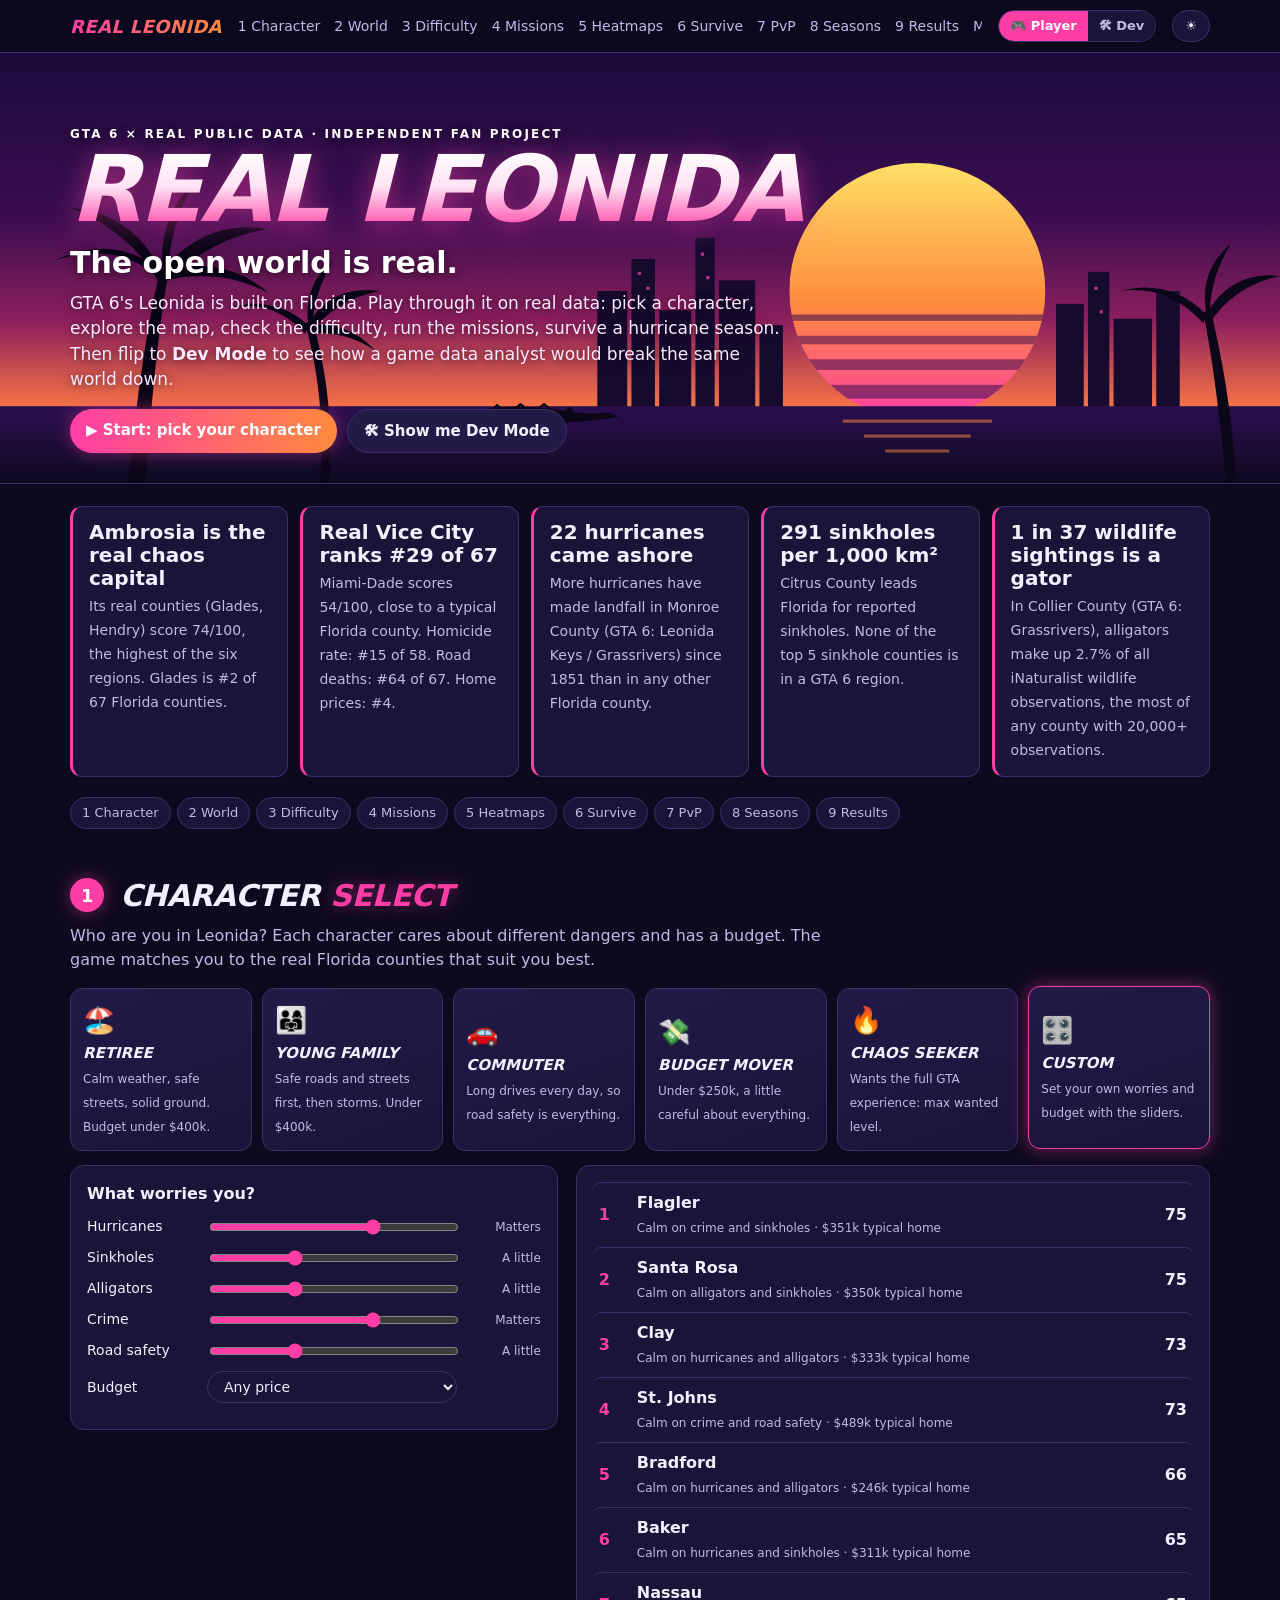
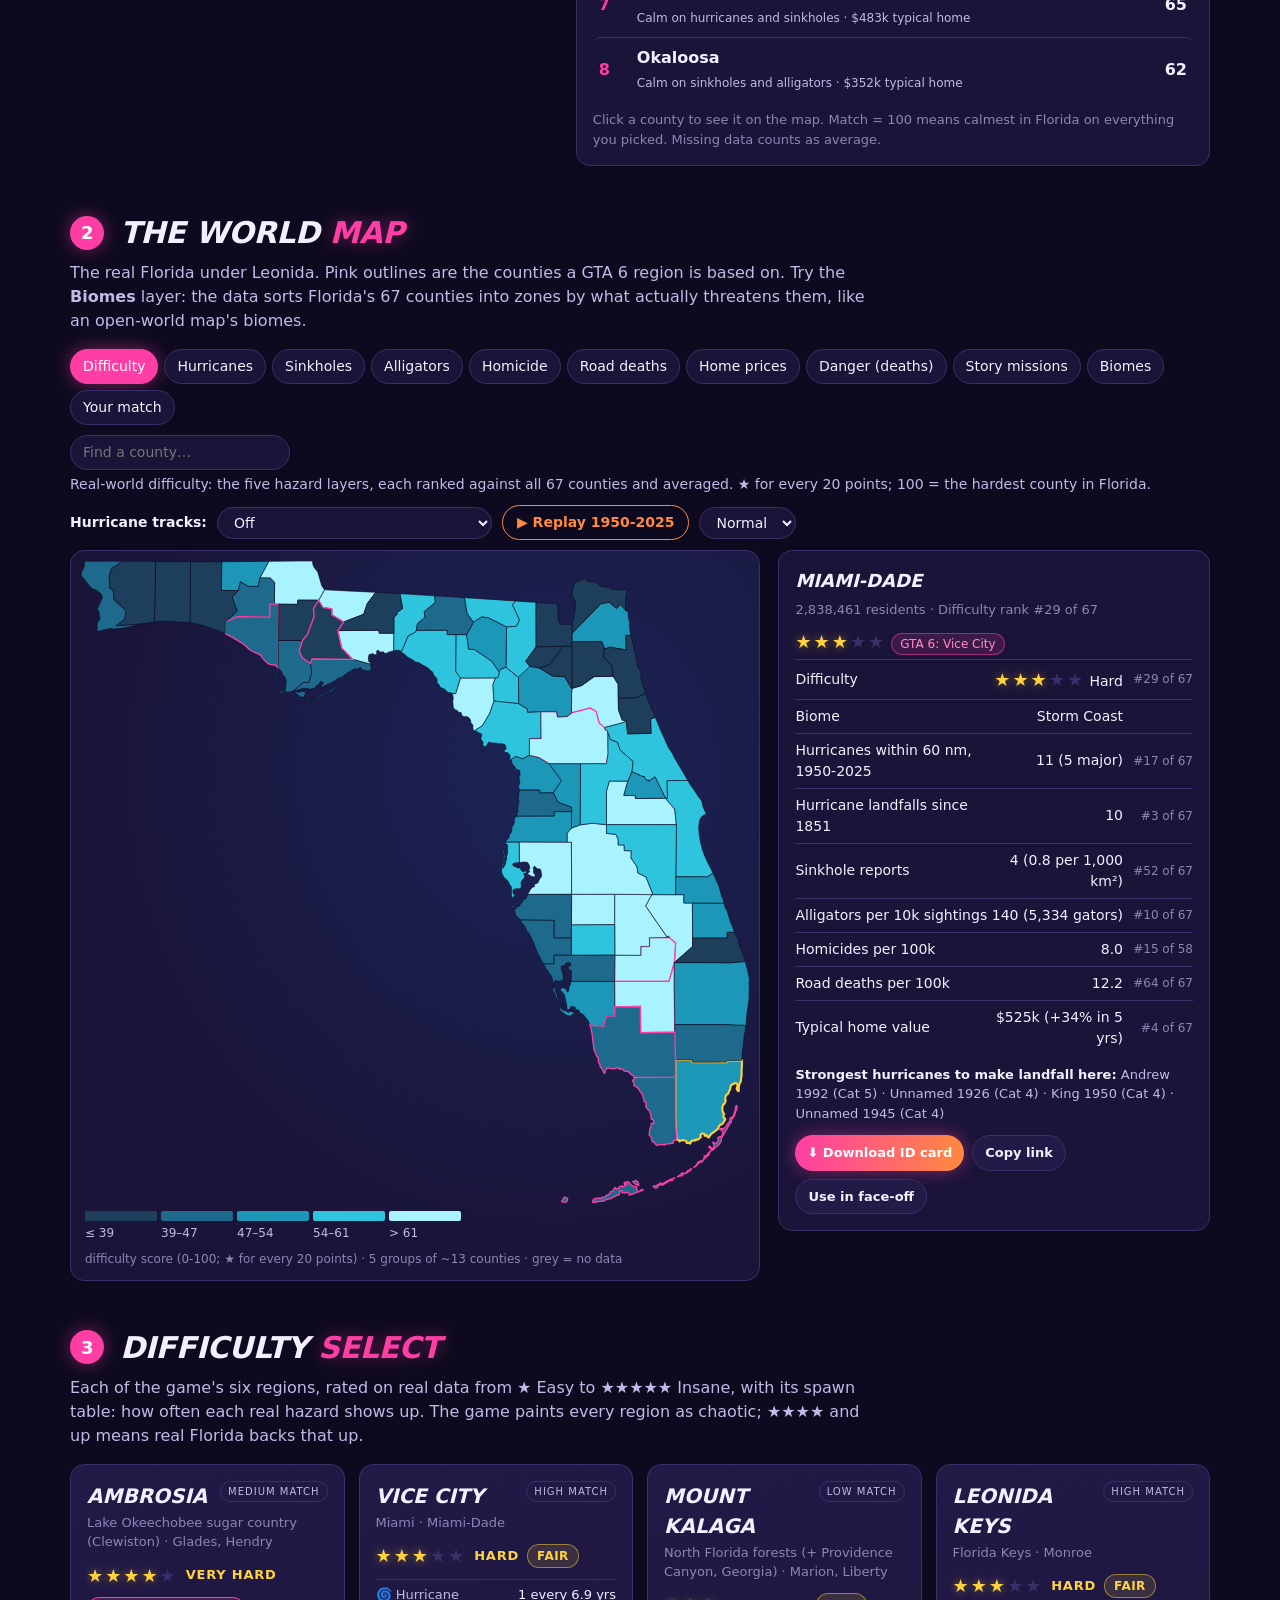
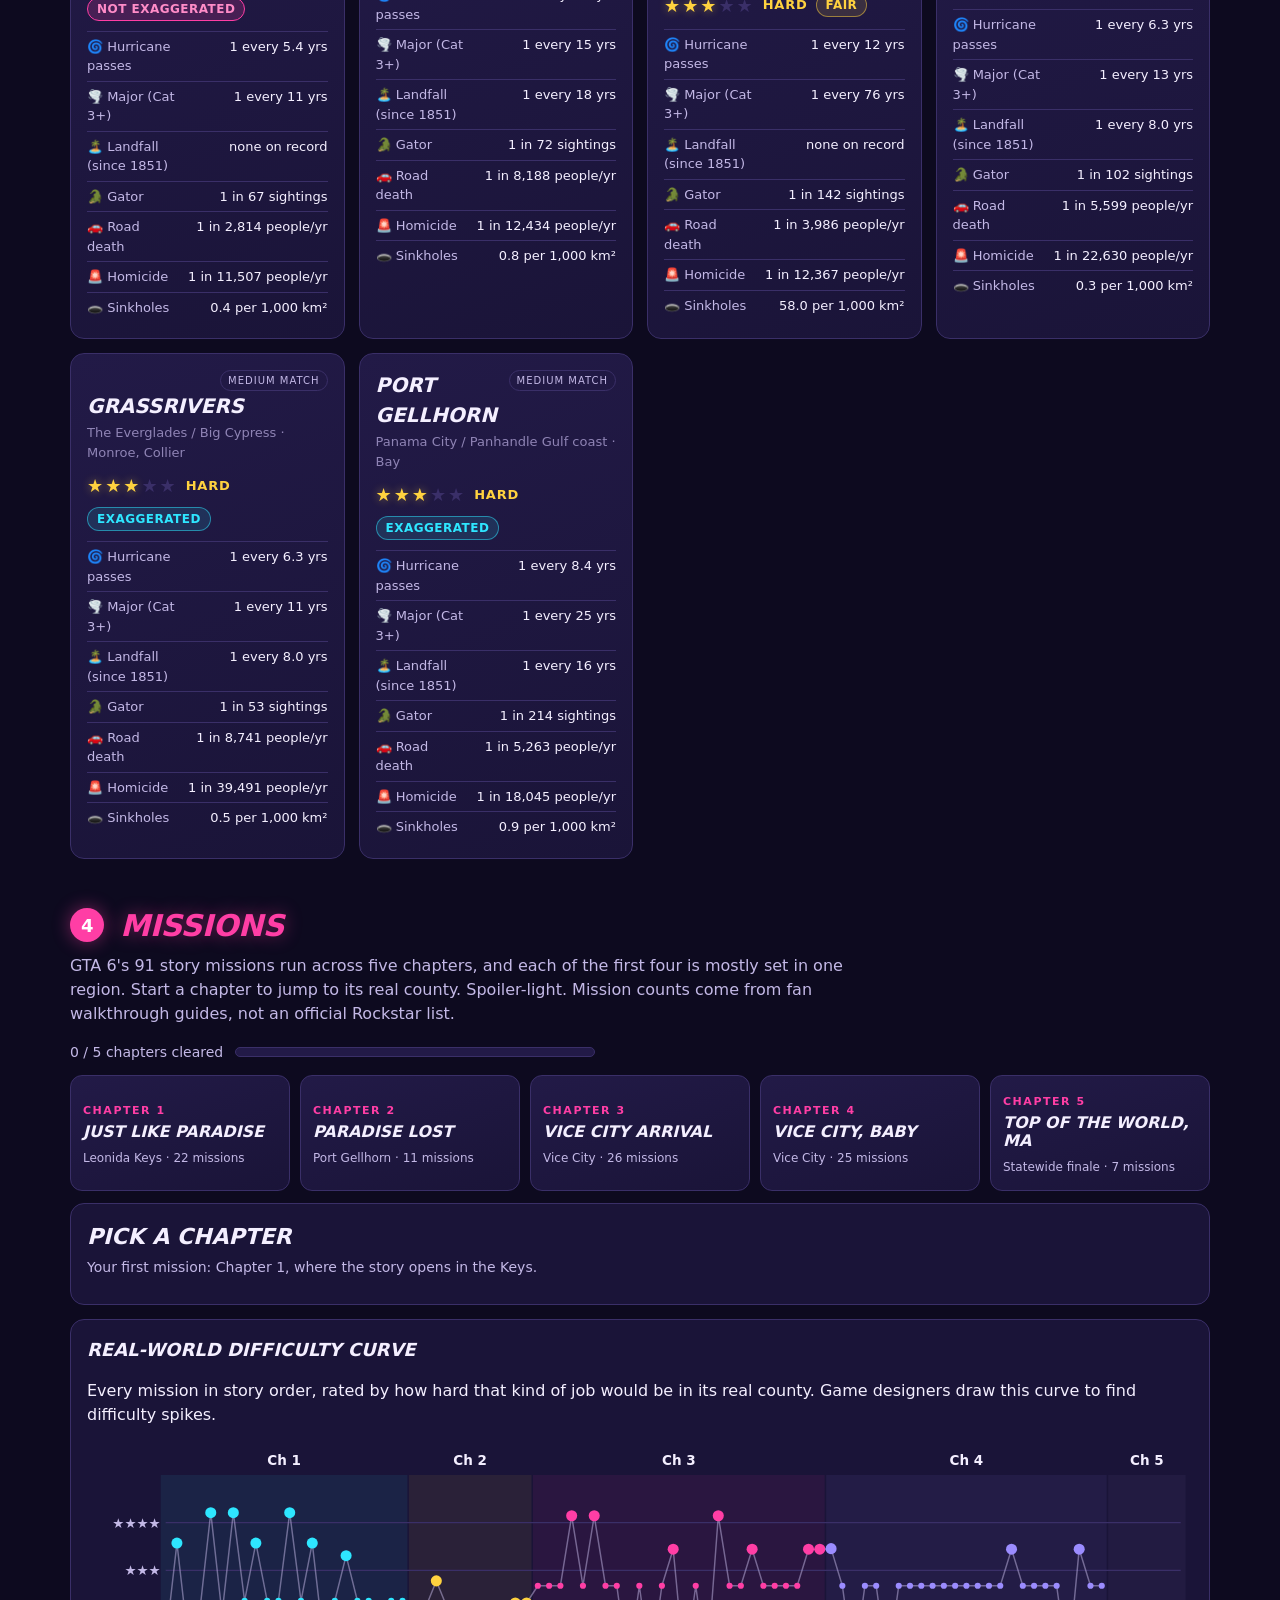
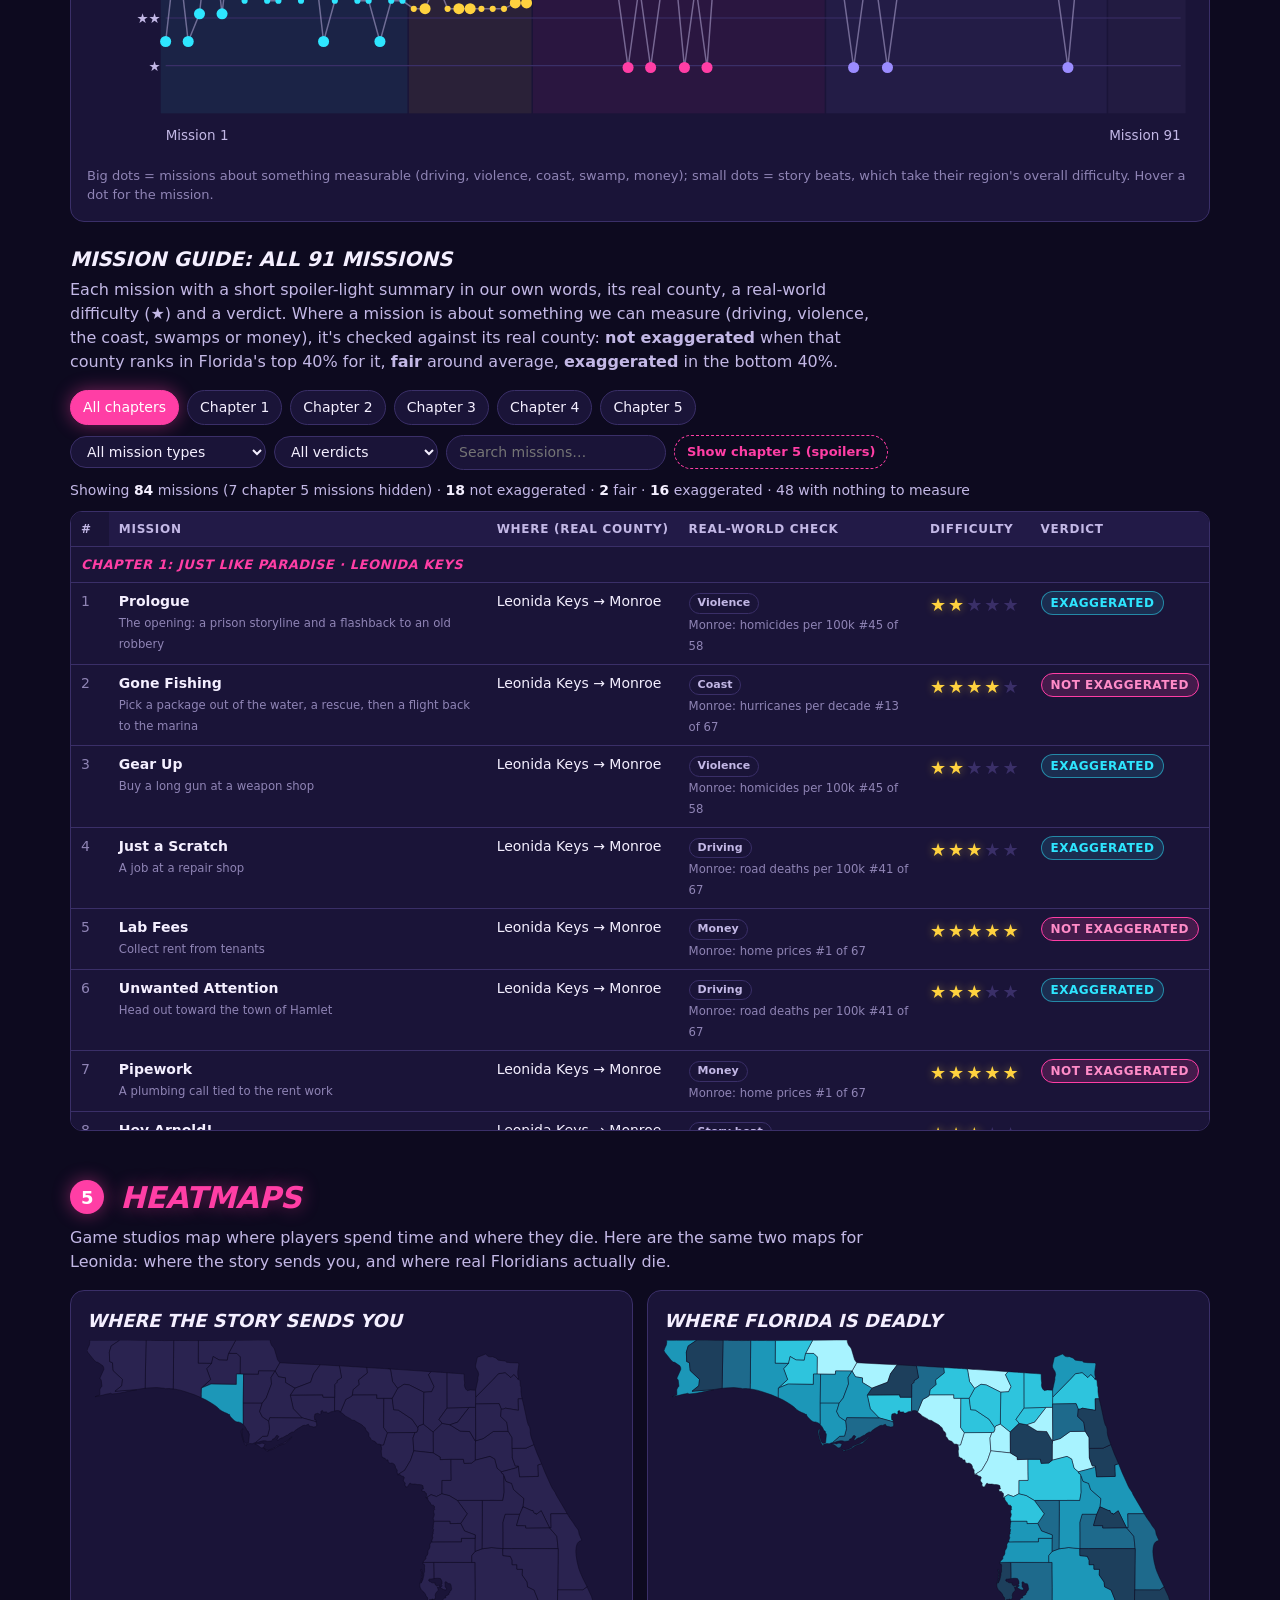
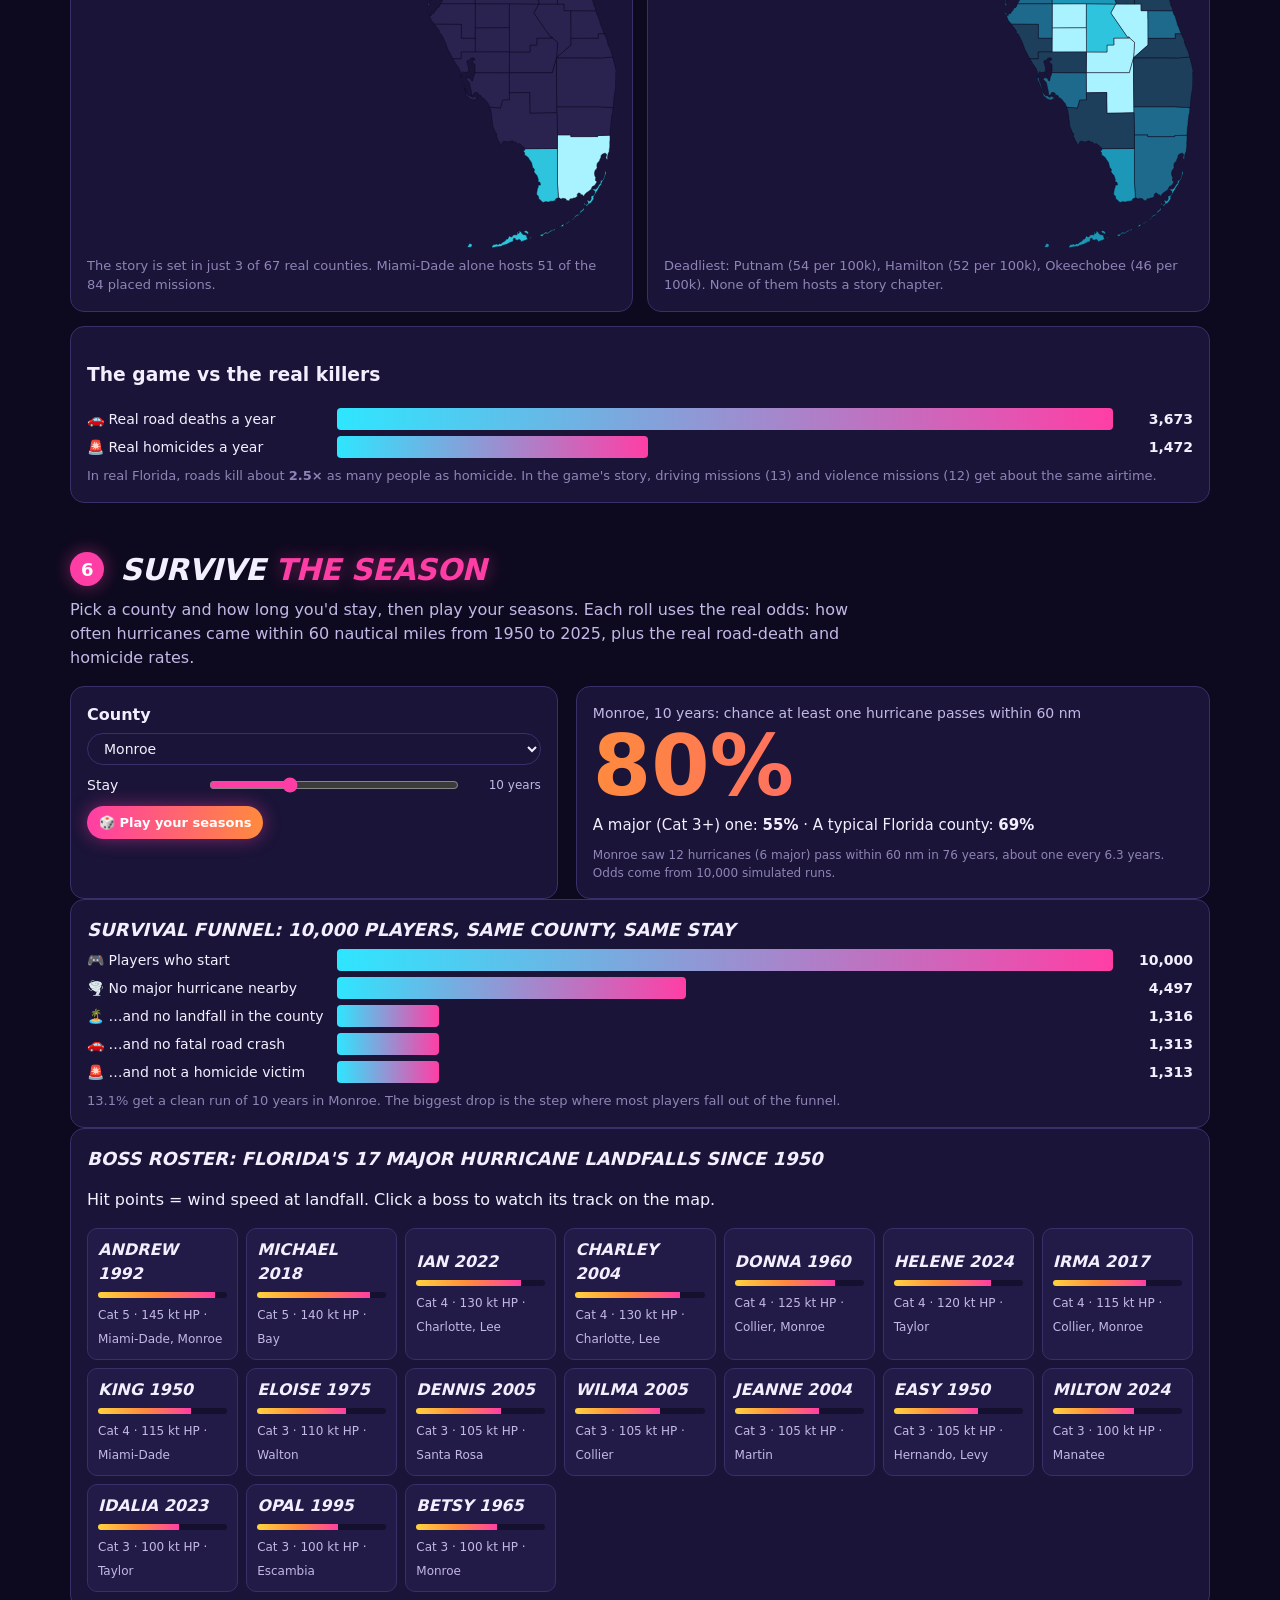
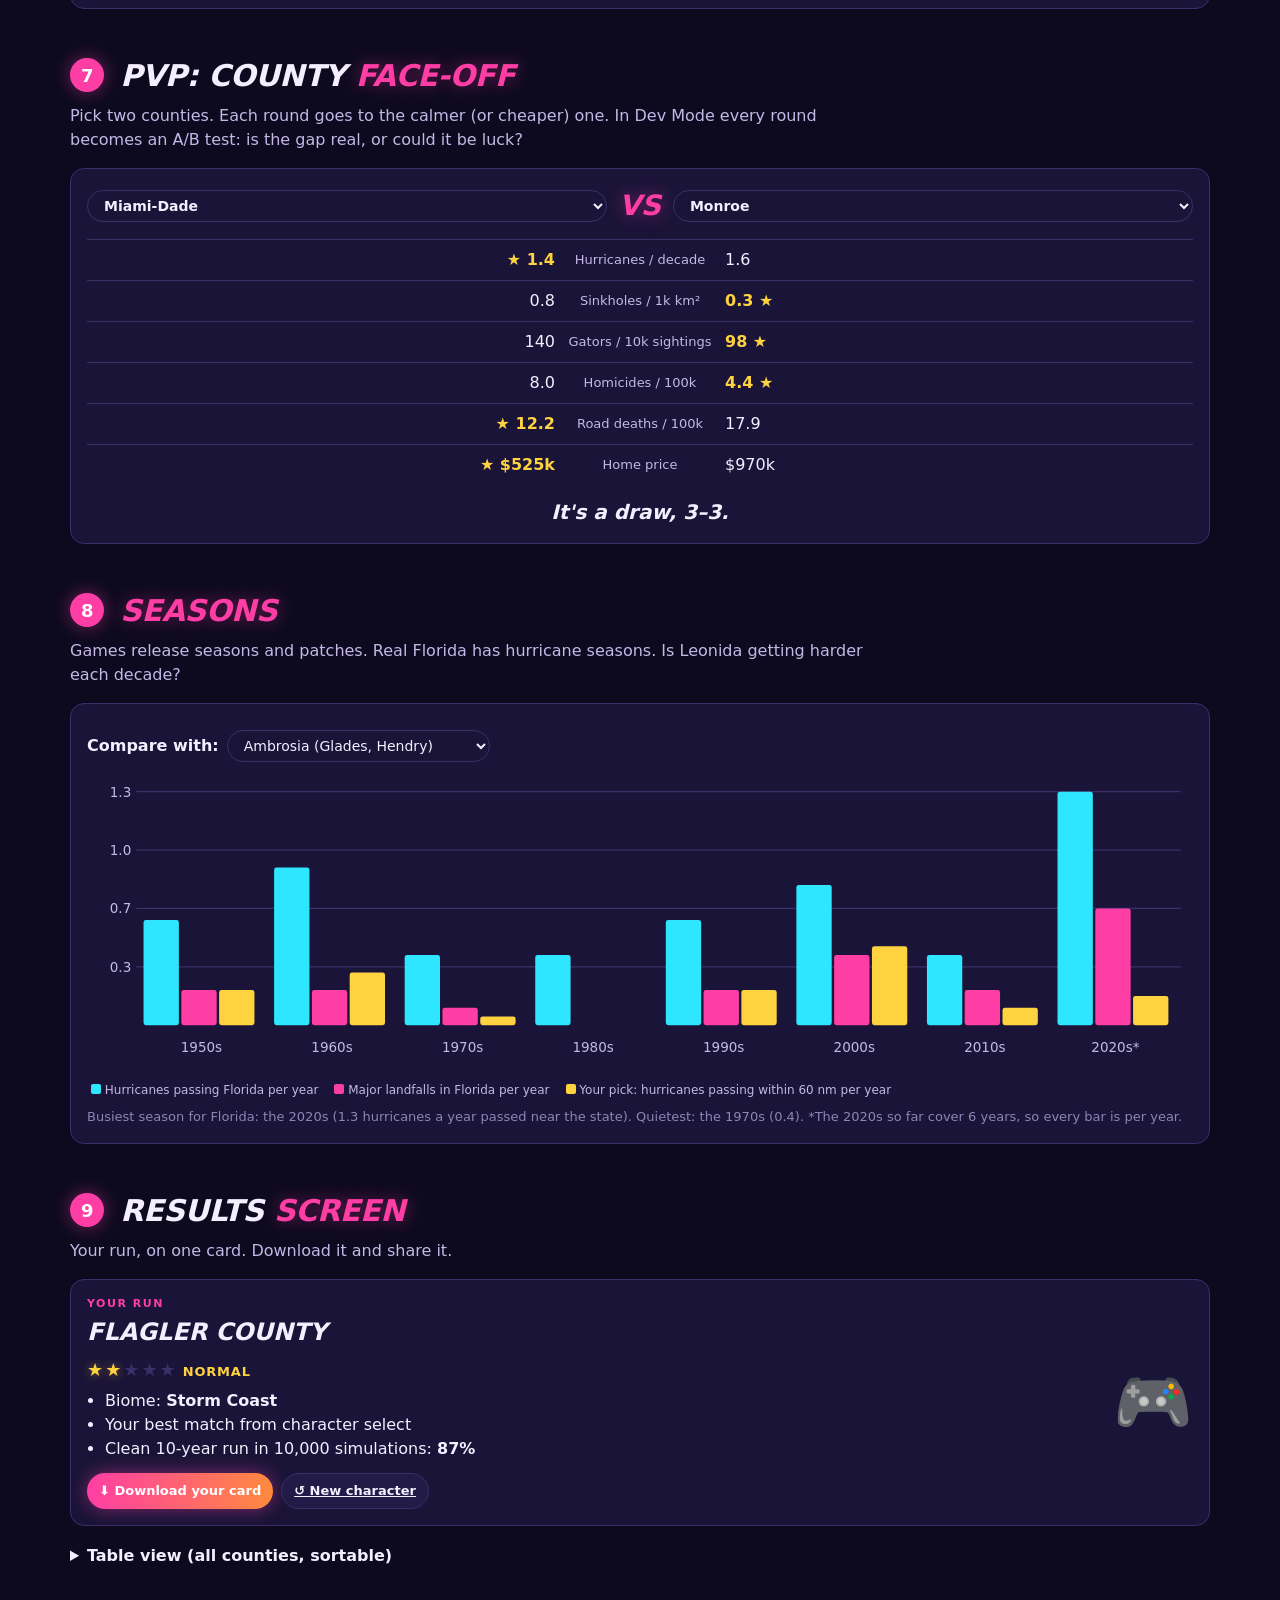
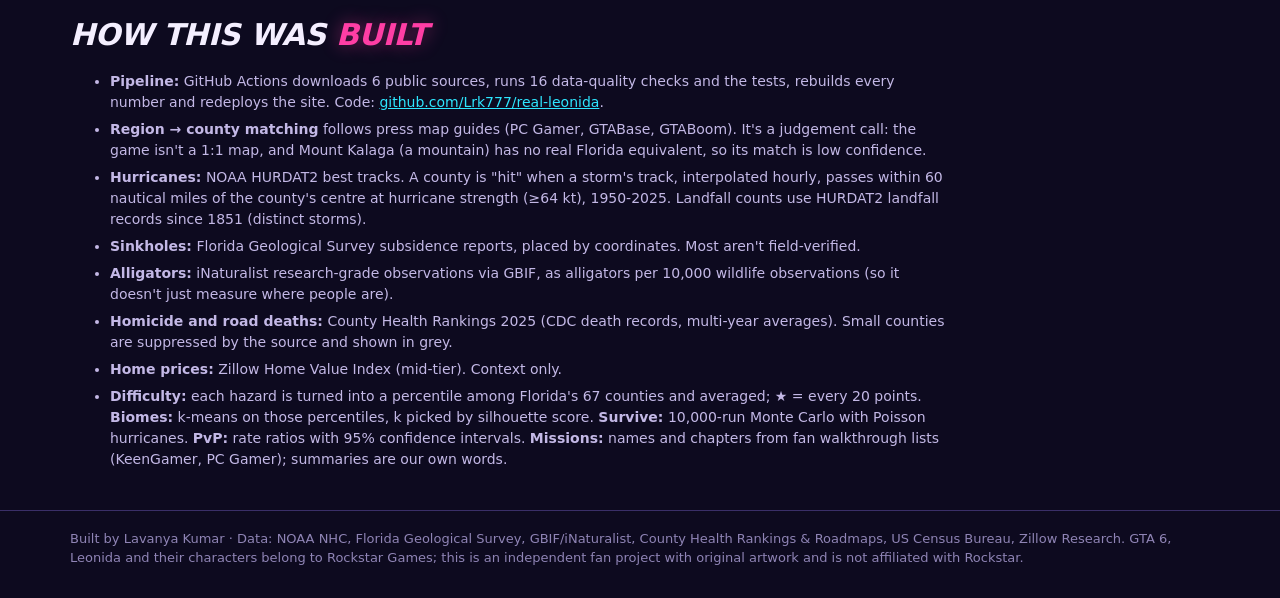
<file: site/index.html>
<!DOCTYPE html>
<html lang="en" data-theme="night">
<head>
<meta charset="utf-8">
<meta name="viewport" content="width=device-width, initial-scale=1">
<title>Real Leonida: the open world is real</title>
<meta name="description" content="Explore GTA 6's Leonida on real Florida data, then flip to Dev Mode to see how a game data analyst would break it down: biomes, spawn tables, difficulty curves, heatmaps, funnels and A/B tests.">
<link rel="stylesheet" href="style.css">
</head>
<body>
<div class="topbar"><div class="wrap">
  <span class="brand">REAL LEONIDA</span>
  <nav class="nav" aria-label="Game loop">
    <a href="#s1">1 Character</a><a href="#s2">2 World</a><a href="#s3">3 Difficulty</a><a href="#s4">4 Missions</a><a href="#s5">5 Heatmaps</a><a href="#s6">6 Survive</a><a href="#s7">7 PvP</a><a href="#s8">8 Seasons</a><a href="#s9">9 Results</a><a href="#method-h">Method</a>
  </nav>
  <div class="mode" role="group" aria-label="View mode">
    <button type="button" id="mPlayer" aria-pressed="true">🎮 Player</button><button type="button" id="mDev" aria-pressed="false">🛠 Dev</button>
  </div>
  <button type="button" class="themebtn" id="themebtn" aria-label="Switch colour theme">☀</button>
</div></div>

<header class="hero">
  <svg class="scene" viewBox="0 0 1200 430" preserveAspectRatio="xMidYMax slice" aria-hidden="true">
    <defs>
      <linearGradient id="sun" x1="0" y1="0" x2="0" y2="1"><stop offset="0" stop-color="#ffe066"/><stop offset=".55" stop-color="#ff8a3d"/><stop offset="1" stop-color="#ff3ea5"/></linearGradient>
      <clipPath id="sunclip"><circle cx="860" cy="250" r="120"/></clipPath>
      <linearGradient id="sea" x1="0" y1="0" x2="0" y2="1"><stop offset="0" stop-color="#2b0f4f"/><stop offset="1" stop-color="#0d0a1f"/></linearGradient>
    </defs>
    <g clip-path="url(#sunclip)">
      <rect x="740" y="130" width="240" height="240" fill="url(#sun)"/>
      <g fill="#3b0d4f" opacity=".55"><rect x="740" y="272" width="240" height="6"/><rect x="740" y="292" width="240" height="8"/><rect x="740" y="314" width="240" height="10"/><rect x="740" y="338" width="240" height="13"/></g>
    </g>
    <g fill="#160a2e">
      <rect x="560" y="250" width="28" height="110"/><rect x="592" y="220" width="22" height="140"/><rect x="618" y="268" width="30" height="92"/>
      <rect x="652" y="200" width="18" height="160"/><rect x="674" y="240" width="34" height="120"/><rect x="712" y="282" width="22" height="78"/>
      <rect x="990" y="262" width="26" height="98"/><rect x="1020" y="232" width="20" height="128"/><rect x="1044" y="276" width="36" height="84"/><rect x="1084" y="250" width="22" height="110"/>
    </g>
    <g fill="#ff3ea5" opacity=".7"><rect x="598" y="232" width="3" height="3"/><rect x="606" y="246" width="3" height="3"/><rect x="657" y="214" width="3" height="3"/><rect x="662" y="236" width="3" height="3"/><rect x="684" y="256" width="3" height="3"/><rect x="1026" y="246" width="3" height="3"/><rect x="1031" y="268" width="3" height="3"/></g>
    <rect x="0" y="358" width="1200" height="72" fill="url(#sea)"/>
    <g stroke="#ff8a3d" stroke-opacity=".5" stroke-width="3"><line x1="790" y1="372" x2="930" y2="372"/><line x1="810" y1="386" x2="910" y2="386"/><line x1="830" y1="400" x2="890" y2="400"/></g>
    <g fill="#0b0618">
      <path d="M120 430 C128 360 134 300 150 230 L158 232 C146 300 142 362 136 430 Z"/>
      <path d="M152 232 C120 205 85 205 50 222 C88 208 122 214 150 238 Z"/><path d="M152 232 C130 190 100 175 66 172 C100 186 128 206 148 240 Z"/>
      <path d="M152 232 C180 196 214 186 250 192 C214 198 186 214 156 240 Z"/><path d="M152 232 C190 220 225 228 252 252 C222 236 188 232 156 240 Z"/>
      <path d="M152 232 C150 196 160 168 184 146 C168 172 160 200 156 236 Z"/>
      <path d="M300 430 C304 380 300 330 286 280 L293 278 C308 330 312 382 309 430 Z"/>
      <path d="M289 282 C268 262 240 258 214 266 C242 260 266 268 286 290 Z"/><path d="M289 282 C302 256 328 246 356 250 C328 256 306 268 292 290 Z"/>
      <path d="M289 282 C286 256 294 236 312 222 C300 242 294 262 292 288 Z"/><path d="M289 282 C312 278 336 288 352 306 C332 292 310 288 292 290 Z"/>
      <path d="M1150 430 C1144 380 1140 330 1128 270 L1135 268 C1150 330 1156 380 1159 430 Z"/>
      <path d="M1131 272 C1108 248 1078 242 1050 250 C1080 246 1106 256 1128 280 Z"/><path d="M1131 272 C1146 244 1172 232 1200 236 C1172 242 1150 256 1134 280 Z"/>
      <path d="M1131 272 C1126 244 1134 222 1154 206 C1140 228 1134 250 1134 278 Z"/>
    </g>
    <g fill="#0b0618" transform="translate(430 362)">
      <path d="M0 6 C20 -4 60 -6 96 0 C110 2 124 4 140 2 L150 6 L138 8 C120 10 100 12 80 12 C50 14 20 12 0 6 Z"/>
      <circle cx="104" cy="0" r="3"/><path d="M30 0 l6 -5 l6 5 M52 -1 l6 -5 l6 5 M74 -1 l6 -5 l6 5" stroke="#0b0618" stroke-width="2" fill="none"/>
    </g>
  </svg>
  <div class="wrap">
    <div class="kicker">GTA 6 × real public data · independent fan project</div>
    <h1>Real Leonida</h1>
    <p class="q">The open world is real.</p>
    <p class="dek">GTA 6's Leonida is built on Florida. Play through it on real data: pick a character, explore the map, check the difficulty, run the missions, survive a hurricane season. Then flip to <b>Dev Mode</b> to see how a game data analyst would break the same world down.</p>
    <div class="cta"><a class="btn hot" href="#s1">▶ Start: pick your character</a><button type="button" class="btn" id="heroDev">🛠 Show me Dev Mode</button></div>
  </div>
</header>

<main class="wrap">
  <div class="headlines" id="headlines"></div>
  <ol class="loop" id="loop" aria-label="Game loop"></ol>

  <!-- 1 CHARACTER SELECT -->
  <section id="s1">
    <h2><span class="stepno">1</span> Character <span>select</span></h2>
    <p class="sub">Who are you in Leonida? Each character cares about different dangers and has a budget. The game matches you to the real Florida counties that suit you best.</p>
    <div class="personas" id="personas"></div>
    <div class="finder">
      <div class="card" id="prefs"></div>
      <div class="card results"><ol id="results"></ol><p class="hint" id="hint"></p></div>
    </div>
    <div class="devp card" id="dev1"></div>
  </section>

  <!-- 2 WORLD MAP -->
  <section id="s2">
    <h2><span class="stepno">2</span> The world <span>map</span></h2>
    <p class="sub">The real Florida under Leonida. Pink outlines are the counties a GTA 6 region is based on. Try the <b>Biomes</b> layer: the data sorts Florida's 67 counties into zones by what actually threatens them, like an open-world map's biomes.</p>
    <div class="toolbar">
      <div class="controls" id="controls" role="group" aria-label="Map layer"></div>
      <input class="search" id="search" list="countylist" placeholder="Find a county…" aria-label="Find a county">
      <datalist id="countylist"></datalist>
    </div>
    <p class="layerdesc" id="layerdesc"></p>
    <div class="stormbar">
      <label for="trackSel"><b>Hurricane tracks:</b></label>
      <select class="sel" id="trackSel"></select>
      <button type="button" class="playbtn" id="play">▶ Replay 1950-2025</button>
      <select class="sel" id="speed" aria-label="Replay speed"><option value="1.8">Slow</option><option value="1" selected>Normal</option><option value="0.5">Fast</option></select>
      <span id="stormInfo" aria-live="polite"></span>
    </div>
    <div class="mapgrid">
      <div class="mapbox" id="mapbox">
        <svg id="map" role="img" aria-label="Map of Florida counties"></svg>
        <div class="legend" id="legend"></div>
        <div class="catlegend" id="catlegend"><span><i style="background:#ffe066"></i>Cat 1</span><span><i style="background:#ffb347"></i>Cat 2</span><span><i style="background:#ff7a45"></i>Cat 3</span><span><i style="background:#ff3d6e"></i>Cat 4</span><span><i style="background:#d63cff"></i>Cat 5</span><span>◯ landfall</span></div>
        <div class="tip" id="tip"></div>
      </div>
      <div class="card panel" id="panel"></div>
    </div>
    <div class="devp card" id="dev2"></div>
  </section>

  <!-- 3 DIFFICULTY SELECT -->
  <section id="s3">
    <h2><span class="stepno">3</span> Difficulty <span>select</span></h2>
    <p class="sub">Each of the game's six regions, rated on real data from ★ Easy to ★★★★★ Insane, with its spawn table: how often each real hazard shows up. The game paints every region as chaotic; ★★★★ and up means real Florida backs that up.</p>
    <div class="regions" id="regions"></div>
    <div class="devp card" id="dev3"></div>
  </section>

  <!-- 4 MISSIONS -->
  <section id="s4">
    <h2><span class="stepno">4</span> <span>Missions</span></h2>
    <p class="sub">GTA 6's 91 story missions run across five chapters, and each of the first four is mostly set in one region. Start a chapter to jump to its real county. Spoiler-light. Mission counts come from fan walkthrough guides, not an official Rockstar list.</p>
    <div class="progress"><span id="progtxt">0 / 5 chapters cleared</span><i><em id="progbar"></em></i></div>
    <div class="chapters" id="chapters"></div>
    <div class="card brief" id="brief"><div><h3>Pick a chapter</h3><p class="hook">Your first mission: Chapter 1, where the story opens in the Keys.</p></div></div>

    <div class="card curve">
      <h3>Real-world difficulty curve</h3>
      <p class="hook">Every mission in story order, rated by how hard that kind of job would be in its real county. Game designers draw this curve to find difficulty spikes.</p>
      <div id="curve"></div>
    </div>

    <div class="mg" id="missions-h">
      <h3>Mission guide: all 91 missions</h3>
      <p class="sub">Each mission with a short spoiler-light summary in our own words, its real county, a real-world difficulty (★) and a verdict. Where a mission is about something we can measure (driving, violence, the coast, swamps or money), it's checked against its real county: <b>not exaggerated</b> when that county ranks in Florida's top 40% for it, <b>fair</b> around average, <b>exaggerated</b> in the bottom 40%.</p>
      <div class="mgbar" id="mgch" role="group" aria-label="Chapter filter"></div>
      <div class="mgbar">
        <select class="sel" id="mgtheme" aria-label="Mission type"><option value="">All mission types</option><option value="driving">Driving (road deaths)</option><option value="violence">Violence (homicide)</option><option value="coast">Coast (hurricanes)</option><option value="swamp">Swamp (alligators)</option><option value="money">Money (home prices)</option><option value="story">Story beats</option></select>
        <select class="sel" id="mgverdict" aria-label="Verdict"><option value="">All verdicts</option><option value="Not exaggerated">Not exaggerated</option><option value="Fair">Fair</option><option value="Exaggerated">Exaggerated</option></select>
        <input class="search" id="mgq" placeholder="Search missions…" aria-label="Search missions">
        <button type="button" class="spoil" id="mgspoil">Show chapter 5 (spoilers)</button>
      </div>
      <p class="mgsum" id="mgsum" aria-live="polite"></p>
      <div class="tbl" style="max-height:620px"><table class="ml" id="mgtable"></table></div>
    </div>
    <div class="devp card" id="dev4"></div>
  </section>

  <!-- 5 HEATMAPS -->
  <section id="s5">
    <h2><span class="stepno">5</span> <span>Heatmaps</span></h2>
    <p class="sub">Game studios map where players spend time and where they die. Here are the same two maps for Leonida: where the story sends you, and where real Floridians actually die.</p>
    <div class="heat">
      <div class="card"><h3>Where the story sends you</h3><svg id="hmStory" role="img" aria-label="Map of GTA 6 story missions by county"></svg><p class="hint" id="hmStoryTxt"></p></div>
      <div class="card"><h3>Where Florida is deadly</h3><svg id="hmDanger" role="img" aria-label="Map of road deaths plus homicides per 100,000 by county"></svg><p class="hint" id="hmDangerTxt"></p></div>
    </div>
    <div class="card"><div id="killers"></div></div>
    <div class="devp card" id="dev5"></div>
  </section>

  <!-- 6 SURVIVE -->
  <section id="s6">
    <h2><span class="stepno">6</span> Survive <span>the season</span></h2>
    <p class="sub">Pick a county and how long you'd stay, then play your seasons. Each roll uses the real odds: how often hurricanes came within 60 nautical miles from 1950 to 2025, plus the real road-death and homicide rates.</p>
    <div class="survive">
      <div class="card">
        <label for="sv" style="font-weight:700">County</label>
        <select class="sel" id="sv" style="width:100%;margin-top:6px"></select>
        <div class="slider"><label for="yrs">Stay</label><input type="range" id="yrs" min="1" max="30" value="10"><output id="yrso">10 years</output></div>
        <button type="button" class="btn hot" id="roll">🎲 Play your seasons</button>
        <ul class="rolllog" id="rolllog" aria-live="polite"></ul>
      </div>
      <div class="card" id="svout"></div>
    </div>
    <div class="card"><h3>Survival funnel: 10,000 players, same county, same stay</h3><div id="funnel"></div></div>
    <div class="card"><h3>Boss roster: Florida's 17 major hurricane landfalls since 1950</h3><p class="hook">Hit points = wind speed at landfall. Click a boss to watch its track on the map.</p><div class="bosses" id="bosses"></div></div>
    <div class="devp card" id="dev6"></div>
  </section>

  <!-- 7 PVP -->
  <section id="s7">
    <h2><span class="stepno">7</span> PvP: county <span>face-off</span></h2>
    <p class="sub">Pick two counties. Each round goes to the calmer (or cheaper) one. In Dev Mode every round becomes an A/B test: is the gap real, or could it be luck?</p>
    <div class="card">
      <div class="vs"><select class="sel" id="fa" aria-label="First county"></select><span class="x">VS</span><select class="sel" id="fb" aria-label="Second county"></select></div>
      <div id="rounds"></div>
      <div class="verdictbig" id="fightverdict"></div>
    </div>
    <div class="devp card" id="dev7"></div>
  </section>

  <!-- 8 SEASONS -->
  <section id="s8">
    <h2><span class="stepno">8</span> <span>Seasons</span></h2>
    <p class="sub">Games release seasons and patches. Real Florida has hurricane seasons. Is Leonida getting harder each decade?</p>
    <div class="card"><div class="mgbar"><label for="seaSel"><b>Compare with:</b></label><select class="sel" id="seaSel"></select></div><div id="seasons"></div><p class="hint" id="seaTxt"></p></div>
    <div class="devp card" id="dev8"></div>
  </section>

  <!-- 9 RESULTS -->
  <section id="s9">
    <h2><span class="stepno">9</span> Results <span>screen</span></h2>
    <p class="sub">Your run, on one card. Download it and share it.</p>
    <div class="card resultsbox" id="resultsbox"></div>
  </section>

  <details>
    <summary>Table view (all counties, sortable)</summary>
    <div class="tbl"><table id="table"></table></div>
  </details>

  <h2 id="method-h">How this was <span>built</span></h2>
  <ul class="method">
    <li><b>Pipeline:</b> GitHub Actions downloads 6 public sources, runs 16 data-quality checks and the tests, rebuilds every number and redeploys the site. Code: <a href="https://github.com/Lrk777/real-leonida">github.com/Lrk777/real-leonida</a>.</li>
    <li><b>Region → county matching</b> follows press map guides (PC Gamer, GTABase, GTABoom). It's a judgement call: the game isn't a 1:1 map, and Mount Kalaga (a mountain) has no real Florida equivalent, so its match is low confidence.</li>
    <li><b>Hurricanes:</b> NOAA HURDAT2 best tracks. A county is "hit" when a storm's track, interpolated hourly, passes within 60 nautical miles of the county's centre at hurricane strength (≥64 kt), 1950-2025. Landfall counts use HURDAT2 landfall records since 1851 (distinct storms).</li>
    <li><b>Sinkholes:</b> Florida Geological Survey subsidence reports, placed by coordinates. Most aren't field-verified.</li>
    <li><b>Alligators:</b> iNaturalist research-grade observations via GBIF, as alligators per 10,000 wildlife observations (so it doesn't just measure where people are).</li>
    <li><b>Homicide and road deaths:</b> County Health Rankings 2025 (CDC death records, multi-year averages). Small counties are suppressed by the source and shown in grey.</li>
    <li><b>Home prices:</b> Zillow Home Value Index (mid-tier). Context only.</li>
    <li><b>Difficulty:</b> each hazard is turned into a percentile among Florida's 67 counties and averaged; ★ = every 20 points. <b>Biomes:</b> k-means on those percentiles, k picked by silhouette score. <b>Survive:</b> 10,000-run Monte Carlo with Poisson hurricanes. <b>PvP:</b> rate ratios with 95% confidence intervals. <b>Missions:</b> names and chapters from fan walkthrough lists (KeenGamer, PC Gamer); summaries are our own words.</li>
  </ul>
</main>
<footer><div class="wrap">Built by Lavanya Kumar · Data: NOAA NHC, Florida Geological Survey, GBIF/iNaturalist, County Health Rankings &amp; Roadmaps, US Census Bureau, Zillow Research. GTA 6, Leonida and their characters belong to Rockstar Games; this is an independent fan project with original artwork and is not affiliated with Rockstar.</div></footer>

<script>const D = {"tracks":[{"id":"AL051950","name":"Easy","year":1950,"landfall_kt":105,"counties":["Hernando","Levy"],"pts":[[524.9,1511.8,40],[524.9,1485.0,45],[524.9,1458.3,50],[524.9,1431.5,50],[513.1,1404.8,55],[513.1,1378.0,55],[524.9,1351.3,55],[584.1,1284.4,70],[596.0,1271.0,70],[619.6,1150.6,80],[631.5,1110.5,80],[631.5,963.3,75],[596.0,816.2,75],[572.3,642.2,80],[513.1,521.8,85],[489.4,441.6,85],[453.9,401.4,85],[465.8,388.1,95],[513.1,334.6,105],[548.6,294.4,105],[572.3,254.3,105],[572.3,254.3,105],[572.3,307.8,95],[584.1,334.6,90],[596.0,347.9,75],[655.1,374.7,60],[702.5,321.2,40],[714.3,227.5,40],[678.8,107.1,35],[548.6,-26.6,30],[335.6,-133.7,25],[205.4,-280.8,25],[75.2,-387.8,20],[-78.7,-561.7,20],[-102.4,-561.7,20],[-197.1,-575.1,20],[-256.3,-535.0,20],[-268.1,-615.3,20],[-303.6,-655.4,20]],"lf":[[572.3,254.3,105],[584.1,334.6,90]]},{"id":"AL111950","name":"King","year":1950,"landfall_kt":115,"counties":["Miami-Dade"],"pts":[[406.6,2006.8,25],[442.1,2006.8,25],[453.9,2006.8,25],[465.8,2006.8,30],[477.6,1993.4,30],[489.4,1980.0,30],[513.1,1966.6,35],[584.1,1926.5,40],[667.0,1886.4,45],[785.3,1846.2,50],[903.7,1779.3,55],[986.6,1685.7,65],[1022.1,1618.8,70],[1057.6,1565.3,75],[1104.9,1471.7,80],[1104.9,1351.3,80],[1116.8,1324.5,75],[1104.9,1177.3,65],[1022.1,1043.6,70],[962.9,936.6,90],[927.4,842.9,105],[880.0,709.1,115],[868.2,682.4,115],[785.3,521.8,80],[726.2,321.2,70],[619.6,133.9,65],[489.4,-13.3,45],[371.1,-93.5,35],[276.4,-147.0,25],[193.5,-200.5,20],[134.3,-254.1,20]],"lf":[[880.0,709.1,115]]},{"id":"AL051960","name":"Donna","year":1960,"landfall_kt":125,"counties":["Collier","Monroe"],"pts":[[7674.2,2782.7,25],[7508.5,2796.0,25],[7354.6,2782.7,25],[7188.9,2769.3,25],[7011.4,2742.5,25],[6822.0,2715.8,30],[6632.6,2689.0,30],[6455.0,2662.3,35],[6277.5,2622.1,35],[6088.1,2582.0,40],[5898.7,2541.9,50],[5709.3,2501.7,55],[5508.1,2461.6,65],[5306.9,2421.5,70],[5129.4,2368.0,75],[4951.8,2327.8,85],[4738.7,2287.7,95],[4525.7,2234.2,100],[4312.6,2180.7,105],[4087.7,2100.4,105],[3862.8,2020.1,105],[3673.5,1953.2,110],[3484.1,1926.5,110],[3306.5,1886.4,110],[3164.5,1819.5,110],[3058.0,1779.3,110],[3022.5,1766.0,110],[2915.9,1725.8,110],[2868.6,1699.1,110],[2702.9,1592.1,110],[2584.5,1511.8,110],[2501.6,1458.3,115],[2383.3,1391.4,115],[2288.6,1311.1,120],[2217.6,1271.0,120],[2122.9,1230.9,125],[2028.2,1204.1,120],[1933.5,1190.7,110],[1815.1,1190.7,110],[1684.9,1177.3,110],[1578.4,1177.3,105],[1460.0,1164.0,100],[1400.8,1150.6,105],[1365.3,1150.6,105],[1270.6,1123.8,110],[1164.1,1083.7,110],[1057.6,1043.6,110],[974.7,976.7,110],[891.9,909.8,115],[809.0,842.9,125],[797.2,829.5,125],[749.8,762.6,115],[714.3,682.4,105],[690.7,628.9,105],[678.8,495.1,85],[702.5,361.3,65],[785.3,174.0,75],[915.5,-13.3,80],[1104.9,-267.4,90],[1223.3,-481.5,90],[1294.3,-548.4,85],[1519.2,-842.7,85],[1696.8,-1217.2,85],[1744.1,-1297.5,85],[1803.3,-1377.8,80],[1945.3,-1578.4,60],[2253.1,-2113.5,60],[2560.8,-2541.6,60],[2975.1,-2956.3,60],[3484.1,-3344.3,45],[3981.2,-3678.7,40],[4454.7,-4013.2,40]],"lf":[[797.2,829.5,125],[714.3,682.4,105]]},{"id":"AL031965","name":"Betsy","year":1965,"landfall_kt":100,"counties":["Monroe"],"pts":[[4395.5,2675.6,25],[4241.6,2648.9,30],[4087.7,2622.1,30],[3922.0,2582.0,30],[3732.6,2528.5,30],[3519.6,2434.8,30],[3294.7,2274.3,30],[3140.8,2127.2,30],[3034.3,1980.0,30],[2951.4,1792.7,35],[2927.8,1752.6,35],[2915.9,1712.5,35],[2856.7,1578.7,40],[2762.0,1404.8,55],[2702.9,1311.1,55],[2667.4,1230.9,55],[2620.0,1150.6,55],[2596.3,1123.8,60],[2584.5,1110.5,60],[2584.5,1097.1,60],[2560.8,1137.2,55],[2560.8,1137.2,55],[2560.8,1137.2,65],[2489.8,1164.0,70],[2395.1,1177.3,70],[2324.1,1164.0,70],[2264.9,1137.2,85],[2170.2,1123.8,105],[2063.7,1097.1,120],[1980.8,1016.8,115],[1909.8,923.2,105],[1827.0,842.9,100],[1744.1,749.3,100],[1649.4,628.9,105],[1578.4,548.6,105],[1519.2,481.7,105],[1460.0,388.1,105],[1424.5,307.8,105],[1436.4,281.0,105],[1460.0,267.7,100],[1460.0,281.0,95],[1448.2,307.8,85],[1436.4,388.1,80],[1389.0,468.3,90],[1341.7,548.6,90],[1294.3,642.2,100],[1294.3,695.8,105],[1258.8,722.5,105],[1235.1,762.6,105],[1152.3,762.6,105],[1128.6,762.6,105],[1069.4,776.0,95],[962.9,789.4,95],[844.5,802.8,100],[832.7,802.8,100],[667.0,776.0,100],[477.6,735.9,100],[276.4,682.4,100],[87.0,602.1,100],[-55.0,481.7,100],[-185.2,347.9,115],[-291.8,240.9,115],[-351.0,187.4,95],[-481.2,40.3,65],[-540.3,-133.7,50],[-516.7,-280.8,35],[-457.5,-401.2,30],[-386.5,-494.9,30],[-279.9,-601.9,25],[-161.6,-708.9,20],[-19.5,-829.3,20],[134.3,-936.3,20],[335.6,-1030.0,20],[548.6,-1070.1,20]],"lf":[[844.5,802.8,100]]},{"id":"AL131975","name":"Eloise","year":1975,"landfall_kt":110,"counties":["Walton"],"pts":[[4040.4,1859.6,25],[3898.4,1832.9,25],[3756.3,1819.5,25],[3626.1,1806.1,25],[3495.9,1779.3,25],[3342.0,1766.0,25],[3211.8,1739.2,25],[3069.8,1699.1,30],[2939.6,1672.3,30],[2821.2,1645.6,30],[2702.9,1618.8,30],[2608.2,1605.4,35],[2501.6,1578.7,40],[2407.0,1565.3,45],[2276.8,1551.9,55],[2158.4,1538.5,60],[2099.2,1538.5,60],[2040.0,1525.2,50],[1945.3,1511.8,50],[1827.0,1498.4,50],[1696.8,1485.0,45],[1554.7,1485.0,40],[1412.7,1498.4,35],[1258.8,1498.4,30],[1140.4,1511.8,30],[1022.1,1511.8,30],[903.7,1511.8,30],[785.3,1498.4,30],[643.3,1498.4,30],[465.8,1471.7,30],[335.6,1471.7,35],[252.7,1471.7,35],[146.2,1444.9,45],[98.8,1404.8,45],[75.2,1378.0,45],[63.3,1364.6,45],[-19.5,1284.4,45],[-102.4,1150.6,55],[-149.7,990.1,55],[-208.9,829.5,60],[-220.8,695.8,70],[-197.1,562.0,80],[-114.2,481.7,90],[39.6,347.9,100],[158.0,93.8,110],[158.0,80.4,110],[229.0,-267.4,60],[359.2,-535.0,40],[560.5,-775.8,25]],"lf":[[158.0,80.4,110]]},{"id":"AL041992","name":"Andrew","year":1992,"landfall_kt":145,"counties":["Miami-Dade","Monroe"],"pts":[[6171.0,2702.4,25],[5946.1,2648.9,30],[5685.7,2582.0,30],[5401.6,2501.7,35],[5141.2,2394.7,35],[4904.5,2327.8,40],[4691.4,2260.9,45],[4466.5,2194.0,45],[4241.6,2087.0,45],[4040.4,1966.6,45],[3827.3,1846.2,45],[3638.0,1739.2,45],[3472.2,1632.2,45],[3353.9,1498.4,40],[3271.0,1378.0,40],[3188.2,1244.2,40],[3093.5,1137.2,40],[2986.9,1043.6,45],[2880.4,949.9,45],[2773.9,883.0,50],[2691.0,829.5,50],[2572.7,762.6,55],[2442.5,722.5,65],[2288.6,695.8,80],[2122.9,709.1,95],[1957.2,722.5,110],[1791.5,735.9,130],[1590.2,749.3,145],[1400.8,749.3,150],[1306.2,749.3,140],[1199.6,749.3,125],[1164.1,749.3,130],[986.6,749.3,130],[880.0,735.9,145],[868.2,735.9,145],[761.7,722.5,115],[536.8,695.8,115],[311.9,642.2,115],[110.7,588.7,115],[-66.9,508.5,120],[-232.6,428.2,125],[-339.1,334.6,125],[-433.8,240.9,120],[-457.5,187.4,100],[-481.2,120.5,80],[-469.3,13.5,50],[-410.1,-66.8,35],[-339.1,-147.0,30],[-232.6,-240.7,30],[-90.6,-347.7,25],[110.7,-454.7,20],[430.3,-588.5,20]],"lf":[[880.0,735.9,145],[868.2,735.9,145]]},{"id":"AL171995","name":"Opal","year":1995,"landfall_kt":100,"counties":["Escambia"],"pts":[[39.6,1592.1,25],[16.0,1551.9,25],[-31.4,1551.9,25],[-66.9,1565.3,25],[-90.6,1565.3,25],[-90.6,1551.9,25],[-90.6,1538.5,25],[-78.7,1525.2,25],[-66.9,1498.4,30],[-66.9,1458.3,30],[-78.7,1391.4,30],[-102.4,1324.5,35],[-173.4,1284.4,40],[-268.1,1297.7,45],[-362.8,1324.5,45],[-422.0,1351.3,45],[-469.3,1364.6,50],[-504.8,1378.0,55],[-528.5,1364.6,60],[-552.2,1337.9,65],[-552.2,1311.1,65],[-540.3,1244.2,70],[-516.7,1177.3,75],[-469.3,1097.1,80],[-398.3,1003.4,85],[-291.8,869.7,100],[-208.9,682.4,110],[-137.9,588.7,130],[-102.4,495.1,130],[-7.7,267.7,110],[63.3,93.8,100],[98.8,0.1,80],[169.8,-294.2,50],[229.0,-588.5,30],[489.4,-1003.2,40],[631.5,-1270.8,40],[844.5,-1471.4,40],[1093.1,-1645.3,35],[1318.0,-1805.9,30]],"lf":[[63.3,93.8,100]]},{"id":"AL032004","name":"Charley","year":2004,"landfall_kt":130,"counties":["Charlotte","Lee"],"pts":[[3365.7,2622.1,30],[3140.8,2582.0,30],[2892.3,2515.1,30],[2643.7,2421.5,35],[2371.4,2301.1,40],[2111.0,2153.9,45],[1874.3,2060.3,55],[1649.4,2006.8,55],[1448.2,1966.6,60],[1282.5,1913.1,65],[1128.6,1819.5,65],[986.6,1712.5,75],[820.9,1578.7,80],[714.3,1404.8,90],[643.3,1244.2,90],[596.0,1110.5,105],[596.0,1070.3,105],[560.5,883.0,95],[619.6,655.6,125],[643.3,588.7,130],[655.1,548.6,125],[714.3,388.1,75],[809.0,120.5,75],[939.2,-173.8,65],[974.7,-267.4,70],[1057.6,-374.5,65],[1128.6,-468.1,60],[1389.0,-789.2,40],[1637.6,-1110.2,35],[1957.2,-1364.4,30]],"lf":[[643.3,588.7,130],[655.1,548.6,125]]},{"id":"AL112004","name":"Jeanne","year":2004,"landfall_kt":105,"counties":["Martin"],"pts":[[3271.0,2020.1,25],[3188.2,2006.8,25],[3117.1,1980.0,30],[3093.5,1966.6,30],[2963.3,1953.2,35],[2856.7,1913.1,50],[2797.6,1859.6,55],[2702.9,1846.2,55],[2631.8,1792.7,60],[2560.8,1739.2,60],[2537.2,1725.8,60],[2430.6,1672.3,60],[2347.8,1658.9,60],[2288.6,1658.9,70],[2264.9,1658.9,70],[2205.7,1632.2,65],[2158.4,1578.7,60],[2099.2,1551.9,55],[2004.5,1511.8,50],[1898.0,1471.7,30],[1850.6,1444.9,40],[1791.5,1418.1,45],[1755.9,1311.1,45],[1815.1,1244.2,40],[1827.0,1177.3,40],[1815.1,1097.1,40],[1791.5,1003.4,40],[1815.1,909.8,45],[1838.8,829.5,50],[1850.6,735.9,55],[1886.1,588.7,60],[1921.7,508.5,75],[1992.7,481.7,75],[2063.7,455.0,75],[2146.5,455.0,75],[2182.1,481.7,75],[2217.6,508.5,80],[2241.2,562.0,85],[2264.9,602.1,85],[2229.4,642.2,85],[2205.7,709.1,85],[2170.2,735.9,85],[2134.7,735.9,80],[2087.4,695.8,75],[2040.0,669.0,70],[1945.3,655.6,75],[1827.0,642.2,80],[1720.4,615.5,85],[1578.4,615.5,85],[1424.5,602.1,90],[1270.6,588.7,100],[1223.3,575.4,100],[1116.8,548.6,105],[974.7,521.8,105],[880.0,508.5,105],[832.7,495.1,95],[714.3,441.6,75],[631.5,361.3,55],[584.1,227.5,45],[513.1,120.5,40],[442.1,-13.3,35],[477.6,-200.5,30],[524.9,-294.2,25],[619.6,-414.6,20],[785.3,-588.5,20],[1093.1,-842.7,25],[1329.8,-976.4,25],[1531.0,-1043.3,35],[1791.5,-1003.2,35]],"lf":[[880.0,508.5,105]]},{"id":"AL042005","name":"Dennis","year":2005,"landfall_kt":105,"counties":["Santa Rosa"],"pts":[[3176.3,2541.9,25],[3081.6,2528.5,30],[2975.1,2515.1,30],[2773.9,2475.0,30],[2572.7,2408.1,35],[2407.0,2327.8,40],[2264.9,2234.2,45],[2122.9,2180.7,50],[1980.8,2127.2,55],[1862.5,2060.3,60],[1732.3,1980.0,70],[1602.1,1913.1,80],[1507.4,1792.7,90],[1365.3,1672.3,100],[1247.0,1551.9,120],[1187.8,1485.0,120],[1093.1,1431.5,110],[962.9,1351.3,130],[832.7,1204.1,120],[820.9,1190.7,120],[714.3,1110.5,100],[607.8,1016.8,75],[501.3,896.4,80],[406.6,776.0,90],[311.9,655.6,110],[217.2,508.5,125],[158.0,334.6,120],[87.0,147.3,110],[63.3,80.4,105],[-7.7,-66.8,45],[-102.4,-213.9,30],[-137.9,-387.8,25],[-173.4,-575.1,20],[-185.2,-722.3,20],[-161.6,-815.9,15],[-126.1,-896.2,15],[-78.7,-949.7,15],[-19.5,-1003.2,15],[51.5,-1056.7,15],[134.3,-1096.8,15],[217.2,-1096.8,15],[229.0,-1096.8,10],[240.9,-1070.1,10],[240.9,-1030.0,10],[240.9,-989.8,10],[217.2,-949.7,10],[169.8,-922.9,10],[146.2,-949.7,10],[122.5,-989.8,10],[98.8,-1016.6,10],[134.3,-1123.6,10],[169.8,-1230.6,10],[288.2,-1310.9,10],[418.4,-1377.8,10],[524.9,-1498.2,10],[631.5,-1618.6,10],[738.0,-1725.6,10],[844.5,-1819.2,10],[927.4,-1979.8,10]],"lf":[[63.3,80.4,105]]},{"id":"AL252005","name":"Wilma","year":2005,"landfall_kt":105,"counties":["Collier"],"pts":[[1081.3,1792.7,25],[1045.8,1792.7,25],[1022.1,1806.1,30],[998.4,1806.1,30],[974.7,1806.1,30],[951.1,1819.5,30],[951.1,1886.4,35],[939.2,1966.6,40],[927.4,2006.8,45],[915.5,2033.5,55],[915.5,2046.9,60],[868.2,1980.0,65],[773.5,1926.5,75],[690.7,1926.5,130],[643.3,1873.0,150],[572.3,1832.9,160],[501.3,1819.5,140],[430.3,1752.6,135],[347.4,1725.8,130],[288.2,1699.1,130],[252.7,1658.9,130],[217.2,1592.1,130],[181.7,1538.5,130],[146.2,1458.3,125],[110.7,1431.5,120],[98.8,1391.4,130],[98.8,1391.4,120],[87.0,1364.6,115],[75.2,1364.6,110],[63.3,1337.9,100],[63.3,1297.7,85],[75.2,1257.6,85],[98.8,1230.9,85],[181.7,1150.6,85],[264.5,1056.9,90],[394.7,936.6,95],[536.8,802.8,110],[702.5,682.4,105],[785.3,642.2,95],[1045.8,401.4,105],[1377.2,120.5,110],[1850.6,-307.6,100],[2335.9,-775.8,90],[2856.7,-1270.8,75],[3271.0,-1538.3,60],[3566.9,-1739.0,55],[3862.8,-1872.7,50],[4217.9,-1939.6,40]],"lf":[[702.5,682.4,105]]},{"id":"AL112017","name":"Irma","year":2017,"landfall_kt":115,"counties":["Collier","Monroe"],"pts":[[7188.9,1993.4,30],[7023.2,1980.0,35],[6857.5,1966.6,45],[6727.3,1966.6,50],[6620.8,1966.6,55],[6526.1,1953.2,65],[6419.5,1913.1,80],[6324.8,1859.6,95],[6218.3,1806.1,100],[6100.0,1752.6,100],[5957.9,1685.7,100],[5815.9,1632.2,100],[5673.8,1592.1,100],[5508.1,1592.1,100],[5330.6,1618.8,95],[5153.0,1645.6,95],[4987.3,1672.3,95],[4845.3,1712.5,95],[4703.2,1752.6,100],[4549.4,1792.7,100],[4407.3,1832.9,100],[4277.1,1873.0,105],[4146.9,1899.7,110],[3993.0,1913.1,115],[3851.0,1926.5,125],[3697.1,1926.5,135],[3531.4,1913.1,150],[3365.7,1886.4,155],[3200.0,1832.9,155],[3058.0,1779.3,155],[3046.1,1779.3,155],[2904.1,1725.8,155],[2880.4,1725.8,155],[2750.2,1672.3,155],[2714.7,1658.9,150],[2537.2,1578.7,150],[2371.4,1511.8,145],[2205.7,1444.9,145],[2040.0,1378.0,145],[1874.3,1324.5,140],[1732.3,1271.0,135],[1708.6,1271.0,135],[1531.0,1230.9,135],[1377.2,1204.1,140],[1235.1,1190.7,145],[1152.3,1164.0,145],[1104.9,1150.6,130],[986.6,1110.5,110],[880.0,1056.9,95],[797.2,1016.8,100],[749.8,976.7,115],[726.2,869.7,115],[726.2,842.9,115],[702.5,722.5,100],[702.5,682.4,100],[702.5,562.0,80],[643.3,374.7,65],[584.1,187.4,50],[489.4,13.5,45],[382.9,-120.3,35],[240.9,-254.1,25],[87.0,-374.5,20],[-55.0,-508.2,15],[-149.7,-615.3,15],[-220.8,-695.5,15],[-291.8,-775.8,15]],"lf":[[726.2,842.9,115],[702.5,682.4,100]]},{"id":"AL142018","name":"Michael","year":2018,"landfall_kt":140,"counties":["Bay"],"pts":[[122.5,1766.0,25],[87.0,1725.8,25],[98.8,1685.7,30],[146.2,1632.2,35],[229.0,1592.1,45],[252.7,1511.8,50],[264.5,1444.9,60],[300.0,1351.3,65],[300.0,1244.2,75],[288.2,1110.5,85],[217.2,976.7,85],[169.8,856.3,90],[146.2,722.5,100],[134.3,588.7,110],[122.5,441.6,120],[158.0,267.7,125],[252.7,133.9,140],[264.5,107.1,135],[371.1,-66.8,80],[524.9,-240.7,50],[702.5,-414.6,45],[903.7,-615.3,45],[1176.0,-735.6,50],[1495.5,-842.7,60],[2016.3,-1083.5,60],[2549.0,-1351.0,60],[3093.5,-1618.6,65],[3780.0,-1846.0,65],[4667.7,-2060.0,65],[5555.5,-2220.6,65],[6455.0,-2327.6,65],[7283.6,-2381.1,65],[7922.8,-2354.3,60],[8431.7,-2207.2,55],[8775.0,-1993.1,55],[9023.6,-1792.5,50],[9153.8,-1578.4,35],[9189.3,-1364.4,35]],"lf":[[252.7,133.9,140]]},{"id":"AL092022","name":"Ian","year":2022,"landfall_kt":130,"counties":["Charlotte","Lee"],"pts":[[2525.3,2501.7,30],[2418.8,2421.5,30],[2312.3,2314.4,30],[2170.2,2247.6,30],[2016.3,2194.0,30],[1886.1,2180.7,35],[1744.1,2180.7,35],[1566.6,2207.4,40],[1400.8,2220.8,40],[1235.1,2194.0,40],[1104.9,2194.0,40],[974.7,2140.5,40],[891.9,2033.5,40],[797.2,1899.7,50],[702.5,1779.3,65],[619.6,1645.6,70],[548.6,1511.8,80],[513.1,1364.6,85],[477.6,1230.9,100],[465.8,1177.3,110],[477.6,1123.8,100],[513.1,1003.4,105],[548.6,883.0,105],[560.5,856.3,110],[560.5,776.0,120],[584.1,669.0,140],[619.6,588.7,135],[643.3,575.4,130],[667.0,562.0,125],[702.5,508.5,100],[773.5,441.6,65],[832.7,347.9,60],[891.9,281.0,65],[974.7,187.4,70],[1010.2,93.8,75],[1022.1,-66.8,75],[998.4,-307.6,70],[998.4,-307.6,70],[986.6,-454.7,50],[939.2,-575.1,30]],"lf":[[643.3,575.4,130],[667.0,562.0,125]]},{"id":"AL102023","name":"Idalia","year":2023,"landfall_kt":100,"counties":["Taylor"],"pts":[[181.7,1364.6,25],[169.8,1297.7,25],[146.2,1324.5,30],[98.8,1404.8,30],[158.0,1485.0,35],[217.2,1485.0,40],[264.5,1498.4,45],[288.2,1485.0,55],[288.2,1391.4,55],[288.2,1311.1,60],[300.0,1230.9,60],[311.9,1123.8,65],[335.6,963.3,70],[335.6,762.6,80],[347.4,548.6,90],[371.1,361.3,105],[418.4,254.3,115],[477.6,147.3,100],[489.4,133.9,100],[607.8,-66.8,60],[797.2,-227.3,50],[1033.9,-334.3,50],[1258.8,-361.1,55],[1542.9,-347.7,55],[1815.1,-320.9,55],[2028.2,-227.3,50],[2229.4,-173.8,50],[2430.6,-147.0,50],[2596.3,-120.3,50],[2714.7,-106.9,50],[2809.4,-106.9,50],[2904.1,-106.9,50],[3010.6,-133.7,50],[3117.1,-200.5,50],[3211.8,-320.9,50],[3306.5,-521.6,55],[3401.2,-695.5,60],[3507.8,-882.8,60],[3566.9,-1096.8,55],[3519.6,-1270.8,55],[3424.9,-1351.0,50],[3377.5,-1417.9,50],[3353.9,-1498.2,45],[3294.7,-1551.7,40],[3211.8,-1551.7,35],[3105.3,-1551.7,35],[3034.3,-1551.7,35],[2939.6,-1551.7,35],[2927.8,-1591.8,30],[3022.5,-1605.2,30],[3140.8,-1631.9,30],[3259.2,-1685.5,30],[3353.9,-1779.1,30],[3472.2,-1899.5,30]],"lf":[[477.6,147.3,100]]},{"id":"AL092024","name":"Helene","year":2024,"landfall_kt":120,"counties":["Taylor"],"pts":[[702.5,1846.2,30],[678.8,1766.0,35],[643.3,1712.5,35],[572.3,1658.9,35],[465.8,1578.7,40],[359.2,1551.9,45],[288.2,1511.8,50],[205.4,1431.5,55],[169.8,1324.5,65],[134.3,1204.1,70],[110.7,1097.1,70],[134.3,990.1,75],[217.2,842.9,85],[311.9,588.7,105],[394.7,307.8,120],[465.8,133.9,120],[489.4,26.9,95],[513.1,-40.0,80],[536.8,-254.1,60],[524.9,-454.7,45],[323.7,-775.8,40],[122.5,-949.7,40],[-55.0,-856.0,30],[4.1,-749.0,25],[75.2,-815.9,20]],"lf":[[465.8,133.9,120]]},{"id":"AL142024","name":"Milton","year":2024,"landfall_kt":100,"counties":["Manatee"],"pts":[[-824.4,1337.9,30],[-895.4,1364.6,30],[-919.1,1284.4,30],[-931.0,1204.1,30],[-931.0,1137.2,35],[-931.0,1110.5,35],[-895.4,1123.8,45],[-848.1,1137.2,55],[-765.2,1137.2,70],[-682.4,1137.2,75],[-623.2,1190.7,90],[-540.3,1230.9,120],[-433.8,1244.2,150],[-386.5,1230.9,155],[-327.3,1230.9,145],[-220.8,1217.5,125],[-137.9,1137.2,125],[-43.2,1137.2,140],[51.5,1097.1,145],[87.0,1070.3,140],[122.5,1030.2,135],[205.4,963.3,140],[264.5,896.4,140],[335.6,802.8,135],[430.3,628.9,115],[584.1,495.1,105],[596.0,481.7,100],[749.8,388.1,70],[962.9,267.7,65],[1199.6,200.8,60],[1495.5,200.8,60],[1803.3,200.8,55],[2170.2,200.8,55],[2572.7,227.5,50]],"lf":[[596.0,481.7,100]]}],"W":900,"H":864,"counties":[{"fips":"12093","name":"Okeechobee","population":42369,"hurricanes_1950_2025":16,"major_hurricanes_1950_2025":5,"hurricanes_per_decade":2.1052631578947367,"landfalls_since_1851":0,"sinkholes":1,"sinkholes_per_1000km2":0.42656404998377095,"alligator_obs":284,"all_obs":17663,"gators_per_10k_obs":160.7880880937553,"homicide_per_100k":7.2765324897,"crash_deaths_per_100k":38.808173278,"home_value":287344.62997361494,"home_value_change_pct":34.25132407518412,"chaos_score":75.48121461657232,"chaos_rank":1,"hurricanes_per_decade_pct":99.25373134328358,"sinkholes_per_1000km2_pct":17.91044776119403,"gators_per_10k_obs_pct":91.04477611940298,"homicide_per_100k_pct":70.6896551724138,"crash_deaths_per_100k_pct":98.50746268656717,"area_km2":2344.313825879246,"homicide_n":21.0,"crash_n":112,"path":"M823.2,460.5L823.3,474.3L823.4,475.2L823.5,507.7L823.5,519.0L798.9,540.7L800.6,514.5L792.1,507.0L791.1,505.1L788.8,506.1L760.1,464.5L768.5,449.2L800.4,449.3L811.6,449.2L811.7,460.5L823.2,460.5Z","regions":[],"landfalls":[],"biome":3,"danger":46.08,"story_missions":null,"dec":[2,3,1,0,2,4,1,3]},{"fips":"12043","name":"Glades","population":13132,"hurricanes_1950_2025":14,"major_hurricanes_1950_2025":6,"hurricanes_per_decade":1.8421052631578947,"landfalls_since_1851":0,"sinkholes":1,"sinkholes_per_1000km2":0.3923016469543881,"alligator_obs":124,"all_obs":7530,"gators_per_10k_obs":164.67463479415673,"homicide_per_100k":null,"crash_deaths_per_100k":38.238886824,"home_value":257287.1979139828,"home_value_change_pct":32.46579600292543,"chaos_score":74.25373134328358,"chaos_rank":2,"hurricanes_per_decade_pct":92.53731343283582,"sinkholes_per_1000km2_pct":16.417910447761194,"gators_per_10k_obs_pct":92.53731343283582,"homicide_per_100k_pct":null,"crash_deaths_per_100k_pct":95.52238805970148,"area_km2":2549.0588881373405,"homicide_n":null,"crash_n":36,"path":"M792.1,507.0L800.6,514.5L798.9,540.7L791.8,566.1L718.4,566.1L718.8,530.7L753.7,530.9L753.7,519.0L765.4,518.9L765.3,507.2L792.1,507.0Z","regions":["Ambrosia"],"landfalls":[],"biome":3,"danger":38.24,"story_missions":null,"dec":[2,3,1,0,2,4,1,1]},{"fips":"12051","name":"Hendry","population":46130,"hurricanes_1950_2025":14,"major_hurricanes_1950_2025":8,"hurricanes_per_decade":1.8421052631578947,"landfalls_since_1851":0,"sinkholes":1,"sinkholes_per_1000km2":0.32557644926211166,"alligator_obs":144,"all_obs":10513,"gators_per_10k_obs":136.97327118805288,"homicide_per_100k":8.6902113459,"crash_deaths_per_100k":34.760845384,"home_value":269468.6709056923,"home_value_change_pct":27.97907606276182,"chaos_score":73.6129696345857,"chaos_rank":3,"hurricanes_per_decade_pct":92.53731343283582,"sinkholes_per_1000km2_pct":14.925373134328357,"gators_per_10k_obs_pct":85.07462686567165,"homicide_per_100k_pct":84.48275862068965,"crash_deaths_per_100k_pct":91.04477611940298,"area_km2":3071.4752319045365,"homicide_n":25.0,"crash_n":100,"path":"M799.6,634.3L753.6,635.1L753.2,612.5L753.2,599.8L718.6,600.3L718.4,566.1L791.8,566.1L798.9,540.7L798.8,571.9L799.4,624.3L799.6,634.3Z","regions":["Ambrosia"],"landfalls":[],"biome":3,"danger":43.45,"story_missions":null,"dec":[2,3,0,0,2,5,1,1]},{"fips":"12049","name":"Hardee","population":26068,"hurricanes_1950_2025":11,"major_hurricanes_1950_2025":4,"hurricanes_per_decade":1.4473684210526316,"landfalls_since_1851":0,"sinkholes":22,"sinkholes_per_1000km2":13.349970879621882,"alligator_obs":38,"all_obs":5392,"gators_per_10k_obs":70.47477744807121,"homicide_per_100k":6.4224357087,"crash_deaths_per_100k":35.858599374,"home_value":235493.27682074427,"home_value_change_pct":35.02101598258045,"chaos_score":72.56304683479156,"chaos_rank":4,"hurricanes_per_decade_pct":75.3731343283582,"sinkholes_per_1000km2_pct":70.1492537313433,"gators_per_10k_obs_pct":62.68656716417911,"homicide_per_100k_pct":62.06896551724138,"crash_deaths_per_100k_pct":92.53731343283582,"area_km2":1647.9436695687473,"homicide_n":12.0,"crash_n":67,"path":"M660.5,448.8L718.7,448.7L718.6,489.6L660.4,490.0L660.5,448.8Z","regions":[],"landfalls":[],"biome":3,"danger":42.28,"story_missions":null,"dec":[3,1,0,0,1,3,1,2]},{"fips":"12095","name":"Orange","population":1533646,"hurricanes_1950_2025":14,"major_hurricanes_1950_2025":1,"hurricanes_per_decade":1.8421052631578947,"landfalls_since_1851":0,"sinkholes":238,"sinkholes_per_1000km2":91.56402094350481,"alligator_obs":4849,"all_obs":283847,"gators_per_10k_obs":170.83146906608135,"homicide_per_100k":7.5844058441,"crash_deaths_per_100k":12.534336931,"home_value":398750.8224559704,"home_value_change_pct":20.672532757581873,"chaos_score":71.54400411734431,"chaos_rank":5,"hurricanes_per_decade_pct":92.53731343283582,"sinkholes_per_1000km2_pct":88.05970149253731,"gators_per_10k_obs_pct":94.02985074626866,"homicide_per_100k_pct":74.13793103448276,"crash_deaths_per_100k_pct":8.955223880597014,"area_km2":2599.2742296326905,"homicide_n":737.0,"crash_n":1218,"path":"M707.5,327.5L707.4,310.1L711.4,296.3L715.2,296.3L736.3,296.4L730.9,315.2L731.0,315.8L731.1,315.8L742.1,315.8L743.0,315.9L746.2,315.9L746.4,315.9L746.5,319.7L746.6,319.8L786.9,319.4L799.4,334.1L801.6,355.0L748.7,354.9L724.5,355.0L722.4,355.0L707.5,355.0L707.5,327.5Z","regions":[],"landfalls":[],"biome":2,"danger":20.12,"story_missions":null,"dec":[2,3,1,0,1,3,2,2]},{"fips":"12029","name":"Dixie","population":17614,"hurricanes_1950_2025":9,"major_hurricanes_1950_2025":3,"hurricanes_per_decade":1.1842105263157894,"landfalls_since_1851":3,"sinkholes":24,"sinkholes_per_1000km2":12.54983147043708,"alligator_obs":22,"all_obs":3288,"gators_per_10k_obs":66.90997566909975,"homicide_per_100k":10.188314004,"crash_deaths_per_100k":27.168837344,"home_value":214895.13458519412,"home_value_change_pct":18.971167470307204,"chaos_score":69.46989191971178,"chaos_rank":6,"hurricanes_per_decade_pct":54.47761194029851,"sinkholes_per_1000km2_pct":68.65671641791045,"gators_per_10k_obs_pct":61.19402985074627,"homicide_per_100k_pct":91.37931034482759,"crash_deaths_per_100k_pct":71.64179104477611,"area_km2":1912.3762782420963,"homicide_n":12.0,"crash_n":32,"path":"M499.8,178.5L504.4,178.6L510.9,157.6L558.0,157.4L554.6,166.7L556.0,188.6L550.5,204.7L540.5,221.7L529.0,229.0L528.5,228.8L527.7,225.6L527.5,223.8L527.7,223.6L527.8,221.6L526.2,219.1L524.9,217.7L524.7,214.9L522.8,211.4L520.1,209.7L517.4,209.4L516.4,209.8L513.7,209.1L512.3,206.2L512.2,204.9L511.7,204.0L510.4,203.9L509.4,204.0L507.2,202.2L506.4,200.8L504.8,200.8L503.7,200.3L503.2,199.0L501.2,198.5L501.1,197.7L501.3,196.4L500.6,190.3L500.7,188.0L501.3,185.7L500.8,181.9L499.8,178.5Z","regions":[],"landfalls":[["Unnamed",1935,85],["Unnamed",1882,70],["Unnamed",1867,70]],"biome":3,"danger":37.36,"story_missions":null,"dec":[2,2,0,1,0,0,1,3]},{"fips":"12107","name":"Putnam","population":77301,"hurricanes_1950_2025":7,"major_hurricanes_1950_2025":1,"hurricanes_per_decade":0.9210526315789473,"landfalls_since_1851":0,"sinkholes":15,"sinkholes_per_1000km2":6.9915045135449265,"alligator_obs":201,"all_obs":31156,"gators_per_10k_obs":64.51405828732828,"homicide_per_100k":8.6849449374,"crash_deaths_per_100k":45.547711228,"home_value":214503.31813517693,"home_value_change_pct":12.61644901053054,"chaos_score":65.80545548121462,"chaos_rank":7,"hurricanes_per_decade_pct":26.865671641791046,"sinkholes_per_1000km2_pct":59.70149253731343,"gators_per_10k_obs_pct":59.70149253731343,"homicide_per_100k_pct":82.75862068965517,"crash_deaths_per_100k_pct":100.0,"area_km2":2145.4609620776027,"homicide_n":45.0,"crash_n":236,"path":"M723.3,183.2L723.4,184.1L723.4,184.4L723.7,200.7L728.7,214.3L734.0,214.4L732.0,217.0L725.2,218.9L724.0,219.3L723.6,219.2L721.3,220.0L718.9,220.6L704.8,224.3L697.6,218.0L693.5,202.5L685.6,198.0L660.4,204.6L660.5,178.1L661.0,172.7L661.0,171.9L660.4,171.6L661.2,171.5L674.2,167.7L691.0,155.7L716.6,155.3L723.2,166.1L723.3,183.2Z","regions":[],"landfalls":[],"biome":1,"danger":54.23,"story_missions":null,"dec":[1,3,1,0,0,1,1,0]},{"fips":"12057","name":"Hillsborough","population":1581426,"hurricanes_1950_2025":10,"major_hurricanes_1950_2025":4,"hurricanes_per_decade":1.3157894736842104,"landfalls_since_1851":0,"sinkholes":619,"sinkholes_per_1000km2":219.66237464774812,"alligator_obs":2614,"all_obs":175596,"gators_per_10k_obs":148.86443882548576,"homicide_per_100k":5.9412093278,"crash_deaths_per_100k":14.681170157,"home_value":374326.8688190339,"home_value_change_pct":16.798389987600725,"chaos_score":65.76428203808544,"chaos_rank":8,"hurricanes_per_decade_pct":64.92537313432835,"sinkholes_per_1000km2_pct":97.01492537313433,"gators_per_10k_obs_pct":89.55223880597015,"homicide_per_100k_pct":53.44827586206896,"crash_deaths_per_100k_pct":23.88059701492537,"area_km2":2817.9609775803983,"homicide_n":605.0,"crash_n":1495,"path":"M590.8,378.3L654.5,378.5L660.3,378.5L660.3,390.7L660.6,421.4L660.5,448.8L604.9,448.9L604.8,448.9L601.9,448.9L601.3,448.9L603.4,445.2L606.1,440.8L608.4,439.0L609.9,438.9L610.4,438.5L610.6,437.6L610.5,436.9L609.9,435.9L610.4,435.4L612.8,434.5L615.5,433.0L615.8,432.5L615.6,431.7L617.4,429.0L617.5,427.8L618.4,426.7L619.3,426.5L620.4,423.2L619.9,421.3L619.3,417.2L618.0,414.6L615.8,414.7L613.5,413.8L612.5,413.3L612.6,412.6L612.3,412.1L610.4,411.1L609.0,412.2L608.9,412.9L609.3,415.5L609.2,419.7L610.1,421.1L611.2,421.9L611.5,422.4L611.1,425.2L610.7,425.4L609.0,425.2L606.5,424.5L601.4,421.7L601.5,419.8L603.2,419.5L603.9,418.7L604.3,417.8L603.1,416.8L602.7,416.1L602.9,415.7L603.6,415.1L604.1,414.3L603.8,410.4L602.9,408.3L601.4,405.9L597.2,405.3L593.7,405.5L590.2,406.0L590.2,396.3L589.9,378.3L590.1,378.3L590.8,378.3Z","regions":[],"landfalls":[],"biome":2,"danger":20.62,"story_missions":null,"dec":[2,2,0,0,0,3,1,2]},{"fips":"12055","name":"Highlands","population":109778,"hurricanes_1950_2025":12,"major_hurricanes_1950_2025":4,"hurricanes_per_decade":1.5789473684210527,"landfalls_since_1851":0,"sinkholes":21,"sinkholes_per_1000km2":7.467954171524812,"alligator_obs":226,"all_obs":55653,"gators_per_10k_obs":40.608772213537456,"homicide_per_100k":6.5663654347,"crash_deaths_per_100k":28.180651657,"home_value":229650.14118860444,"home_value_change_pct":22.44337208496323,"chaos_score":65.29593412249099,"chaos_rank":9,"hurricanes_per_decade_pct":83.5820895522388,"sinkholes_per_1000km2_pct":62.68656716417911,"gators_per_10k_obs_pct":41.7910447761194,"homicide_per_100k_pct":63.793103448275865,"crash_deaths_per_100k_pct":74.6268656716418,"area_km2":2812.0151138678193,"homicide_n":48.0,"crash_n":206,"path":"M792.1,507.0L765.3,507.2L765.4,518.9L753.7,519.0L753.7,530.9L718.8,530.7L718.6,489.6L718.7,448.7L768.5,449.2L760.1,464.5L788.8,506.1L791.1,505.1L792.1,507.0Z","regions":[],"landfalls":[],"biome":3,"danger":34.75,"story_missions":null,"dec":[2,1,1,0,1,3,1,3]},{"fips":"12105","name":"Polk","population":852878,"hurricanes_1950_2025":11,"major_hurricanes_1950_2025":3,"hurricanes_per_decade":1.4473684210526316,"landfalls_since_1851":0,"sinkholes":305,"sinkholes_per_1000km2":58.14394315867005,"alligator_obs":1194,"all_obs":113521,"gators_per_10k_obs":105.17877749491284,"homicide_per_100k":5.2456233556,"crash_deaths_per_100k":19.661227389,"home_value":293960.311426244,"home_value_change_pct":13.824136329212845,"chaos_score":65.18785383427688,"chaos_rank":10,"hurricanes_per_decade_pct":75.3731343283582,"sinkholes_per_1000km2_pct":83.5820895522388,"gators_per_10k_obs_pct":76.11940298507463,"homicide_per_100k_pct":43.103448275862064,"crash_deaths_per_100k_pct":47.76119402985074,"area_km2":5245.602266218513,"homicide_n":266.0,"crash_n":997,"path":"M688.4,353.1L707.5,355.0L707.6,366.8L720.1,368.1L723.3,374.6L723.3,382.3L731.4,382.3L731.5,390.0L740.9,390.1L740.5,399.9L748.8,411.9L749.6,419.9L760.7,425.4L769.8,448.3L768.5,449.2L718.7,448.7L660.5,448.8L660.6,421.4L660.3,390.7L660.3,378.5L654.5,378.5L654.4,366.8L660.4,359.6L672.0,355.3L688.4,353.1Z","regions":[],"landfalls":[],"biome":2,"danger":24.91,"story_missions":null,"dec":[3,1,0,0,1,3,1,2]},{"fips":"12083","name":"Marion","population":428905,"hurricanes_1950_2025":6,"major_hurricanes_1950_2025":1,"hurricanes_per_decade":0.7894736842105263,"landfalls_since_1851":0,"sinkholes":495,"sinkholes_per_1000km2":115.0689563230678,"alligator_obs":609,"all_obs":62992,"gators_per_10k_obs":96.67894335788671,"homicide_per_100k":8.0858195616,"crash_deaths_per_100k":25.031221322,"home_value":267672.985181564,"home_value_change_pct":18.026787701962842,"chaos_score":64.62171899125065,"chaos_rank":11,"hurricanes_per_decade_pct":14.17910447761194,"sinkholes_per_1000km2_pct":89.55223880597015,"gators_per_10k_obs_pct":73.13432835820896,"homicide_per_100k_pct":77.58620689655173,"crash_deaths_per_100k_pct":68.65671641791045,"area_km2":4301.768398856744,"homicide_n":209.0,"crash_n":647,"path":"M630.1,273.0L616.4,264.8L603.6,261.7L603.7,239.0L619.3,238.8L619.1,230.4L619.0,223.5L618.9,202.8L640.3,202.9L641.7,209.9L654.5,209.3L660.4,204.6L685.6,198.0L693.5,202.5L697.6,218.0L704.8,224.3L705.4,226.1L706.3,227.3L707.7,227.5L708.6,228.9L709.4,230.6L709.5,250.1L709.7,259.3L707.4,273.0L685.7,272.9L685.6,273.0L672.4,273.0L630.1,273.0Z","regions":["Mount Kalaga"],"landfalls":[],"biome":2,"danger":33.12,"story_missions":null,"dec":[2,3,0,0,0,1,0,0]},{"fips":"12129","name":"Wakulla","population":37115,"hurricanes_1950_2025":8,"major_hurricanes_1950_2025":3,"hurricanes_per_decade":1.0526315789473684,"landfalls_since_1851":2,"sinkholes":78,"sinkholes_per_1000km2":48.95218887891364,"alligator_obs":880,"all_obs":36962,"gators_per_10k_obs":238.08235485092797,"homicide_per_100k":4.2662116041,"crash_deaths_per_100k":29.436860068,"home_value":284728.7012950168,"home_value_change_pct":20.873757157394323,"chaos_score":63.4945959855893,"chaos_rank":12,"hurricanes_per_decade_pct":43.28358208955223,"sinkholes_per_1000km2_pct":80.59701492537313,"gators_per_10k_obs_pct":97.01492537313433,"homicide_per_100k_pct":18.96551724137931,"crash_deaths_per_100k_pct":77.61194029850746,"area_km2":1593.3914659656584,"homicide_n":10.0,"crash_n":69,"path":"M421.3,97.3L421.2,121.1L420.4,121.5L419.9,121.6L419.0,121.2L418.1,121.4L416.8,122.5L415.5,121.8L414.2,122.8L411.6,124.2L410.4,124.3L409.0,124.1L406.8,122.1L406.4,122.1L406.2,122.4L405.6,122.6L402.2,122.4L401.2,121.5L401.0,120.4L399.9,120.0L398.4,120.8L398.0,121.5L397.8,122.8L398.2,123.8L398.2,124.8L397.4,125.8L396.0,126.2L395.0,126.2L392.9,124.6L389.8,125.4L387.8,126.1L386.9,130.6L387.4,135.5L387.6,135.9L389.1,136.0L389.6,137.2L389.9,139.1L365.8,132.4L351.0,117.1L345.8,93.7L400.9,93.3L401.7,97.2L421.3,97.3Z","regions":[],"landfalls":[["Alma",1966,75],["Hermine",2016,70]],"biome":2,"danger":33.7,"story_missions":null,"dec":[0,1,0,1,1,0,2,3]},{"fips":"12039","name":"Gadsden","population":44151,"hurricanes_1950_2025":7,"major_hurricanes_1950_2025":2,"hurricanes_per_decade":0.9210526315789473,"landfalls_since_1851":0,"sinkholes":3,"sinkholes_per_1000km2":2.113181078663611,"alligator_obs":184,"all_obs":14089,"gators_per_10k_obs":130.5983391298176,"homicide_per_100k":15.505102444,"crash_deaths_per_100k":26.263744957,"home_value":198138.1920625409,"home_value_change_pct":30.451978749695297,"chaos_score":62.93875450334535,"chaos_rank":13,"hurricanes_per_decade_pct":26.865671641791046,"sinkholes_per_1000km2_pct":37.3134328358209,"gators_per_10k_obs_pct":82.08955223880598,"homicide_per_100k_pct":98.27586206896551,"crash_deaths_per_100k_pct":70.1492537313433,"area_km2":1419.660638783127,"homicide_n":49.0,"crash_n":83,"path":"M327.9,38.7L328.0,38.7L358.5,40.3L366.4,40.7L366.9,40.7L385.2,41.6L396.8,42.2L385.5,57.2L380.5,71.8L353.7,82.0L337.8,72.4L337.7,64.5L325.8,62.6L319.9,52.8L327.9,38.7Z","regions":[],"landfalls":[],"biome":3,"danger":41.77,"story_missions":null,"dec":[0,1,1,1,1,0,2,1]},{"fips":"12063","name":"Jackson","population":49980,"hurricanes_1950_2025":7,"major_hurricanes_1950_2025":2,"hurricanes_per_decade":0.9210526315789473,"landfalls_since_1851":0,"sinkholes":53,"sinkholes_per_1000km2":21.791719222466472,"alligator_obs":27,"all_obs":8738,"gators_per_10k_obs":30.899519340810254,"homicide_per_100k":10.502058403,"crash_deaths_per_100k":33.606586891,"home_value":179102.67939963753,"home_value_change_pct":16.48083262879856,"chaos_score":62.84611425630468,"chaos_rank":14,"hurricanes_per_decade_pct":26.865671641791046,"sinkholes_per_1000km2_pct":71.64179104477611,"gators_per_10k_obs_pct":31.343283582089555,"homicide_per_100k_pct":94.82758620689656,"crash_deaths_per_100k_pct":89.55223880597015,"area_km2":2432.1165053080767,"homicide_n":35.0,"crash_n":112,"path":"M293.6,0.0L293.9,0.0L294.6,0.0L305.1,0.0L305.4,0.0L305.7,0.0L308.2,0.0L308.3,0.0L308.6,0.0L309.0,0.0L311.6,0.0L312.0,3.9L313.8,8.7L316.7,12.1L318.8,15.1L324.2,33.5L327.9,38.7L319.9,52.8L292.0,52.6L291.5,58.4L266.4,58.1L260.4,58.0L260.7,28.8L254.8,22.9L240.9,22.8L252.9,0.5L254.1,0.5L293.6,0.0Z","regions":[],"landfalls":[],"biome":1,"danger":44.11,"story_missions":null,"dec":[2,0,2,1,1,0,1,0]},{"fips":"12069","name":"Lake","population":444204,"hurricanes_1950_2025":9,"major_hurricanes_1950_2025":1,"hurricanes_per_decade":1.1842105263157894,"landfalls_since_1851":0,"sinkholes":181,"sinkholes_per_1000km2":60.90763553376515,"alligator_obs":614,"all_obs":42976,"gators_per_10k_obs":142.8704393149665,"homicide_per_100k":5.0261728284,"crash_deaths_per_100k":18.751490937,"home_value":358463.6993198284,"home_value_change_pct":16.20150869948651,"chaos_score":61.4668039114771,"chaos_rank":15,"hurricanes_per_decade_pct":54.47761194029851,"sinkholes_per_1000km2_pct":85.07462686567165,"gators_per_10k_obs_pct":88.05970149253731,"homicide_per_100k_pct":37.93103448275862,"crash_deaths_per_100k_pct":41.7910447761194,"area_km2":2971.712797809392,"homicide_n":130.0,"crash_n":485,"path":"M707.5,355.0L688.4,353.1L672.0,355.3L672.5,291.6L672.4,273.0L685.6,273.0L685.7,272.9L707.4,273.0L709.7,259.3L709.5,250.1L709.4,230.6L712.9,240.5L722.5,244.0L725.9,254.6L743.4,269.8L741.9,283.8L741.9,283.9L741.9,284.2L742.0,284.4L741.9,284.6L741.7,284.7L741.6,285.0L741.3,285.2L741.1,285.0L740.8,285.6L740.9,285.9L736.3,296.4L715.2,296.3L711.4,296.3L707.4,310.1L707.5,327.5L707.5,355.0Z","regions":[],"landfalls":[],"biome":2,"danger":23.78,"story_missions":null,"dec":[2,2,1,0,0,2,1,1]},{"fips":"12127","name":"Volusia","population":602772,"hurricanes_1950_2025":10,"major_hurricanes_1950_2025":1,"hurricanes_per_decade":1.3157894736842104,"landfalls_since_1851":1,"sinkholes":111,"sinkholes_per_1000km2":33.83160060287452,"alligator_obs":478,"all_obs":102868,"gators_per_10k_obs":46.46731733872536,"homicide_per_100k":5.7563554165,"crash_deaths_per_100k":21.786385522,"home_value":323377.4375099638,"home_value_change_pct":14.495528788720712,"chaos_score":59.15079773546063,"chaos_rank":16,"hurricanes_per_decade_pct":64.92537313432835,"sinkholes_per_1000km2_pct":79.1044776119403,"gators_per_10k_obs_pct":43.28358208955223,"homicide_per_100k_pct":51.724137931034484,"crash_deaths_per_100k_pct":56.71641791044776,"area_km2":3280.956207273528,"homicide_n":223.0,"crash_n":844,"path":"M764.2,296.8L763.7,294.8L762.3,295.5L760.4,294.1L759.7,293.3L759.8,292.5L758.8,291.5L759.0,290.8L758.6,290.1L758.1,290.1L755.8,290.0L741.9,283.8L743.4,269.8L725.9,254.6L722.5,244.0L712.9,240.5L709.4,230.6L708.6,228.9L707.7,227.5L706.3,227.3L705.4,226.1L704.8,224.3L718.9,220.6L721.3,220.0L723.6,219.2L724.0,219.3L725.2,218.9L732.0,217.0L734.0,214.4L736.0,232.7L767.6,232.1L766.9,212.7L773.3,210.5L779.8,226.5L785.9,240.1L789.4,247.9L791.9,252.8L796.3,259.1L797.9,262.8L799.8,266.3L810.6,284.4L817.0,295.6L789.1,295.7L789.6,319.4L786.9,319.4L772.8,290.6L764.2,296.8Z","regions":[],"landfalls":[["Unnamed",1926,90]],"biome":2,"danger":27.54,"story_missions":null,"dec":[1,4,1,0,0,1,1,2]},{"fips":"12009","name":"Brevard","population":658447,"hurricanes_1950_2025":14,"major_hurricanes_1950_2025":1,"hurricanes_per_decade":1.8421052631578947,"landfalls_since_1851":2,"sinkholes":4,"sinkholes_per_1000km2":1.200986345421492,"alligator_obs":1687,"all_obs":127709,"gators_per_10k_obs":132.0971897047193,"homicide_per_100k":6.1569603371,"crash_deaths_per_100k":15.91337441,"home_value":342449.5720014486,"home_value_change_pct":14.473781383671657,"chaos_score":59.09418425115799,"chaos_rank":17,"hurricanes_per_decade_pct":92.53731343283582,"sinkholes_per_1000km2_pct":31.343283582089555,"gators_per_10k_obs_pct":83.5820895522388,"homicide_per_100k_pct":55.172413793103445,"crash_deaths_per_100k_pct":32.83582089552239,"area_km2":3330.5957351215184,"homicide_n":260.0,"crash_n":672,"path":"M829.0,313.8L830.7,316.6L834.6,321.5L835.7,323.2L836.6,326.2L837.3,330.4L840.3,337.4L841.6,340.0L841.4,341.0L837.1,342.9L835.8,344.2L834.1,346.5L833.1,349.2L832.3,352.8L831.9,356.4L831.7,359.8L832.2,367.0L833.9,377.6L836.7,388.7L838.9,394.9L843.5,405.4L850.8,419.9L850.8,420.1L843.5,425.3L800.9,425.2L801.6,355.0L799.4,334.1L786.9,319.4L789.6,319.4L789.1,295.7L817.0,295.6L819.3,299.5L819.4,299.6L819.7,300.2L819.8,300.4L824.1,306.6L825.2,308.1L827.0,310.7L827.1,310.8L827.3,311.0L827.8,311.9L828.1,312.3L829.0,313.8Z","regions":[],"landfalls":[["Unnamed",1880,90],["Unnamed",1915,65]],"biome":0,"danger":22.07,"story_missions":null,"dec":[2,2,1,0,2,3,1,3]},{"fips":"12123","name":"Taylor","population":21843,"hurricanes_1950_2025":5,"major_hurricanes_1950_2025":2,"hurricanes_per_decade":0.6578947368421052,"landfalls_since_1851":3,"sinkholes":23,"sinkholes_per_1000km2":8.48306737646853,"alligator_obs":27,"all_obs":5018,"gators_per_10k_obs":53.806297329613386,"homicide_per_100k":9.8750477294,"crash_deaths_per_100k":29.625143188,"home_value":195435.47532193208,"home_value_change_pct":16.74134778744394,"chaos_score":58.52804940813176,"chaos_rank":18,"hurricanes_per_decade_pct":7.462686567164178,"sinkholes_per_1000km2_pct":64.17910447761194,"gators_per_10k_obs_pct":52.23880597014925,"homicide_per_100k_pct":89.65517241379311,"crash_deaths_per_100k_pct":79.1044776119403,"area_km2":2711.283428421244,"homicide_n":15.0,"crash_n":45,"path":"M447.2,97.3L450.4,95.4L451.5,93.3L493.1,93.2L493.1,99.1L505.1,99.1L504.7,148.9L510.9,157.6L504.4,178.6L499.8,178.5L499.8,178.2L499.5,178.0L497.0,177.1L496.0,177.1L495.6,177.3L494.7,177.2L491.4,175.3L491.4,174.2L490.2,172.9L487.9,171.8L485.0,170.9L483.8,169.7L482.9,168.3L481.6,165.8L480.1,164.9L479.4,163.8L479.2,162.7L479.6,162.3L479.7,161.7L479.3,159.1L478.1,156.9L477.0,155.8L475.4,155.0L473.1,149.1L470.5,147.3L468.2,144.8L467.4,144.1L459.0,139.5L455.3,137.0L450.5,136.1L448.5,134.2L438.4,128.7L438.1,128.4L438.3,128.0L438.1,127.7L435.0,125.2L431.2,122.7L440.2,101.1L447.2,97.3Z","regions":[],"landfalls":[["Helene",2024,120],["Idalia",2023,100],["Debby",2024,70]],"biome":1,"danger":39.5,"story_missions":null,"dec":[0,1,0,0,0,0,1,3]},{"fips":"12027","name":"DeSoto","population":36744,"hurricanes_1950_2025":9,"major_hurricanes_1950_2025":4,"hurricanes_per_decade":1.1842105263157894,"landfalls_since_1851":0,"sinkholes":0,"sinkholes_per_1000km2":0.0,"alligator_obs":50,"all_obs":6661,"gators_per_10k_obs":75.06380423359856,"homicide_per_100k":8.1905831695,"crash_deaths_per_100k":31.982277138,"home_value":253130.6355919056,"home_value_change_pct":20.594737674661022,"chaos_score":57.65311374163665,"chaos_rank":19,"hurricanes_per_decade_pct":54.47761194029851,"sinkholes_per_1000km2_pct":6.7164179104477615,"gators_per_10k_obs_pct":64.17910447761194,"homicide_per_100k_pct":79.3103448275862,"crash_deaths_per_100k_pct":83.5820895522388,"area_km2":1656.691118042916,"homicide_n":21.0,"crash_n":82,"path":"M660.2,530.9L660.3,507.4L660.4,490.0L718.6,489.6L718.8,530.7L660.2,530.9Z","regions":[],"landfalls":[],"biome":3,"danger":40.17,"story_missions":null,"dec":[2,1,0,0,0,3,1,2]},{"fips":"12067","name":"Lafayette","population":8640,"hurricanes_1950_2025":8,"major_hurricanes_1950_2025":3,"hurricanes_per_decade":1.0526315789473684,"landfalls_since_1851":0,"sinkholes":14,"sinkholes_per_1000km2":9.89358381459057,"alligator_obs":5,"all_obs":1462,"gators_per_10k_obs":34.19972640218878,"homicide_per_100k":null,"crash_deaths_per_100k":32.273406713,"home_value":258237.7907120477,"home_value_change_pct":28.333447911069975,"chaos_score":57.089552238805965,"chaos_rank":20,"hurricanes_per_decade_pct":43.28358208955223,"sinkholes_per_1000km2_pct":65.67164179104478,"gators_per_10k_obs_pct":34.32835820895522,"homicide_per_100k_pct":null,"crash_deaths_per_100k_pct":85.07462686567165,"area_km2":1415.0585129074752,"homicide_n":null,"crash_n":19,"path":"M505.1,99.1L519.0,99.1L519.3,99.0L521.8,118.6L529.6,119.2L553.0,134.8L562.8,149.0L563.3,151.8L561.3,157.0L558.0,157.4L510.9,157.6L504.7,148.9L505.1,99.1Z","regions":[],"landfalls":[],"biome":1,"danger":32.27,"story_missions":null,"dec":[2,2,0,0,0,0,1,3]},{"fips":"12041","name":"Gilchrist","population":20233,"hurricanes_1950_2025":7,"major_hurricanes_1950_2025":3,"hurricanes_per_decade":0.9210526315789473,"landfalls_since_1851":0,"sinkholes":48,"sinkholes_per_1000km2":52.57791512682978,"alligator_obs":16,"all_obs":6657,"gators_per_10k_obs":24.034850533273246,"homicide_per_100k":null,"crash_deaths_per_100k":35.929079122,"home_value":302690.36090569024,"home_value_change_pct":32.616045253901206,"chaos_score":56.71641791044777,"chaos_rank":21,"hurricanes_per_decade_pct":26.865671641791046,"sinkholes_per_1000km2_pct":82.08955223880598,"gators_per_10k_obs_pct":23.88059701492537,"homicide_per_100k_pct":null,"crash_deaths_per_100k_pct":94.02985074626866,"area_km2":912.9308357741684,"homicide_n":null,"crash_n":46,"path":"M589.0,156.6L589.1,156.9L589.3,192.1L556.0,188.6L554.6,166.7L558.0,157.4L561.3,157.0L563.3,151.8L562.8,149.0L564.7,146.0L572.2,143.0L589.0,156.6Z","regions":[],"landfalls":[],"biome":1,"danger":35.93,"story_missions":null,"dec":[2,2,0,0,0,0,0,3]},{"fips":"12047","name":"Hamilton","population":14334,"hurricanes_1950_2025":7,"major_hurricanes_1950_2025":2,"hurricanes_per_decade":0.9210526315789473,"landfalls_since_1851":0,"sinkholes":16,"sinkholes_per_1000km2":11.906697221863613,"alligator_obs":2,"all_obs":2258,"gators_per_10k_obs":8.857395925597874,"homicide_per_100k":21.209121942,"crash_deaths_per_100k":30.298745632,"home_value":208039.78816423405,"home_value_change_pct":37.99841892320315,"chaos_score":56.4179104477612,"chaos_rank":22,"hurricanes_per_decade_pct":26.865671641791046,"sinkholes_per_1000km2_pct":67.16417910447761,"gators_per_10k_obs_pct":7.462686567164178,"homicide_per_100k_pct":100.0,"crash_deaths_per_100k_pct":80.59701492537313,"area_km2":1343.7815459538251,"homicide_n":21.0,"crash_n":30,"path":"M526.4,50.0L528.0,50.1L529.3,50.2L530.1,50.2L532.4,50.4L563.0,52.4L563.1,52.4L584.3,53.9L585.4,53.9L581.0,59.0L590.5,79.3L586.3,88.0L572.9,88.8L548.4,76.5L539.3,75.3L528.4,82.4L519.8,70.6L516.3,49.9L512.0,49.0L518.3,49.4L526.4,50.0Z","regions":[],"landfalls":[],"biome":1,"danger":51.51,"story_missions":null,"dec":[1,2,0,0,0,0,1,3]},{"fips":"12023","name":"Columbia","population":73977,"hurricanes_1950_2025":5,"major_hurricanes_1950_2025":2,"hurricanes_per_decade":0.6578947368421052,"landfalls_since_1851":0,"sinkholes":57,"sinkholes_per_1000km2":27.644767648404507,"alligator_obs":45,"all_obs":8967,"gators_per_10k_obs":50.18400802944129,"homicide_per_100k":8.2653458241,"crash_deaths_per_100k":23.788068469,"home_value":267531.152902769,"home_value_change_pct":25.304773667760006,"chaos_score":55.60988162635101,"chaos_rank":23,"hurricanes_per_decade_pct":7.462686567164178,"sinkholes_per_1000km2_pct":74.6268656716418,"gators_per_10k_obs_pct":49.25373134328358,"homicide_per_100k_pct":81.03448275862068,"crash_deaths_per_100k_pct":65.67164179104478,"area_km2":2061.872999800369,"homicide_n":41.0,"crash_n":118,"path":"M597.9,54.7L599.6,54.8L600.0,54.9L601.5,55.0L602.5,55.1L603.5,55.1L604.9,55.2L612.6,55.7L612.7,115.6L598.8,135.0L604.3,141.8L589.0,156.6L572.2,143.0L572.9,88.8L586.3,88.0L590.5,79.3L581.0,59.0L585.4,53.9L597.9,54.7Z","regions":[],"landfalls":[],"biome":1,"danger":32.05,"story_missions":null,"dec":[1,1,0,0,0,0,0,3]},{"fips":"12103","name":"Pinellas","population":965870,"hurricanes_1950_2025":9,"major_hurricanes_1950_2025":3,"hurricanes_per_decade":1.1842105263157894,"landfalls_since_1851":3,"sinkholes":122,"sinkholes_per_1000km2":141.28846451429726,"alligator_obs":1471,"all_obs":155247,"gators_per_10k_obs":94.75223353752408,"homicide_per_100k":5.1646802569,"crash_deaths_per_100k":13.900368006,"home_value":369630.2897302503,"home_value_change_pct":11.370902646859937,"chaos_score":55.29078744209984,"chaos_rank":24,"hurricanes_per_decade_pct":54.47761194029851,"sinkholes_per_1000km2_pct":92.53731343283582,"gators_per_10k_obs_pct":70.1492537313433,"homicide_per_100k_pct":41.37931034482759,"crash_deaths_per_100k_pct":17.91044776119403,"area_km2":863.4816750213504,"homicide_n":350.0,"crash_n":942,"path":"M569.7,406.2L568.8,405.7L568.9,398.8L569.6,397.3L569.6,395.5L569.2,394.3L568.5,393.0L568.0,391.7L568.4,390.5L568.7,390.0L569.2,390.2L569.6,392.3L570.1,393.7L570.7,396.5L570.5,399.8L569.8,400.3L569.7,401.1L570.2,402.5L570.5,405.0L569.7,406.2ZM586.6,442.1L586.6,442.3L584.9,441.6L582.5,441.8L581.9,442.6L581.4,445.4L581.6,446.4L582.2,448.1L582.6,448.7L584.4,449.8L583.5,451.6L580.2,453.2L579.8,452.6L579.7,451.9L579.7,451.4L579.5,450.0L579.6,440.7L579.4,439.1L578.7,437.4L577.8,436.7L576.9,435.5L575.8,432.5L574.3,430.4L573.4,429.3L569.9,426.4L568.9,425.2L566.8,420.9L566.5,419.7L566.2,416.7L566.6,413.5L567.5,409.9L568.6,406.5L569.3,406.8L569.7,407.2L568.6,410.7L567.7,413.6L568.5,413.6L569.8,411.2L571.3,407.7L571.6,406.8L572.5,402.7L573.2,400.0L573.2,397.1L574.3,394.0L574.2,387.2L574.4,385.4L574.5,384.4L573.9,382.1L573.4,381.0L572.4,381.1L571.3,380.7L571.7,378.4L589.9,378.3L590.2,396.3L590.2,406.0L582.2,407.0L581.7,407.4L581.3,408.4L581.5,409.2L581.6,409.4L581.7,409.8L581.7,410.0L582.9,411.0L585.1,411.5L585.9,412.6L587.5,413.1L592.6,413.4L591.9,414.3L592.2,416.0L594.8,418.4L599.8,417.0L599.8,417.3L599.9,420.4L596.1,420.5L596.6,422.4L597.2,423.4L597.6,426.0L595.1,428.3L593.3,430.9L592.3,434.4L593.0,437.2L592.9,438.0L592.0,440.2L591.2,441.1L589.7,441.5L588.5,441.3L588.0,441.0L587.8,440.9L587.6,440.9L587.6,440.8L587.5,440.8L587.4,440.8L587.3,440.8L587.2,440.8L586.8,440.7L586.6,442.1Z","regions":[],"landfalls":[["Unnamed",1921,100],["Unnamed",1859,80],["Unnamed",1852,70]],"biome":2,"danger":19.07,"story_missions":null,"dec":[1,3,0,0,0,3,1,1]},{"fips":"12097","name":"Osceola","population":468058,"hurricanes_1950_2025":14,"major_hurricanes_1950_2025":1,"hurricanes_per_decade":1.8421052631578947,"landfalls_since_1851":0,"sinkholes":15,"sinkholes_per_1000km2":3.8567663400712027,"alligator_obs":687,"all_obs":63741,"gators_per_10k_obs":107.77992187132301,"homicide_per_100k":4.4644917781,"crash_deaths_per_100k":14.301507561,"home_value":356881.97566971416,"home_value_change_pct":14.640583017877052,"chaos_score":54.51878538342769,"chaos_rank":25,"hurricanes_per_decade_pct":92.53731343283582,"sinkholes_per_1000km2_pct":49.25373134328358,"gators_per_10k_obs_pct":79.1044776119403,"homicide_per_100k_pct":29.310344827586203,"crash_deaths_per_100k_pct":22.388059701492537,"area_km2":3889.268541926518,"homicide_n":118.0,"crash_n":378,"path":"M801.6,355.0L800.9,425.2L800.4,449.3L768.5,449.2L769.8,448.3L760.7,425.4L749.6,419.9L748.8,411.9L740.5,399.9L740.9,390.1L731.5,390.0L731.4,382.3L723.3,382.3L723.3,374.6L720.1,368.1L707.6,366.8L707.5,355.0L722.4,355.0L724.5,355.0L748.7,354.9L801.6,355.0Z","regions":[],"landfalls":[],"biome":0,"danger":18.77,"story_missions":null,"dec":[2,2,1,0,2,3,1,3]},{"fips":"12065","name":"Jefferson","population":15921,"hurricanes_1950_2025":7,"major_hurricanes_1950_2025":3,"hurricanes_per_decade":0.9210526315789473,"landfalls_since_1851":1,"sinkholes":4,"sinkholes_per_1000km2":2.5634378203709454,"alligator_obs":363,"all_obs":8468,"gators_per_10k_obs":428.6726499763817,"homicide_per_100k":null,"crash_deaths_per_100k":20.849052857,"home_value":302131.6843054048,"home_value_change_pct":27.584934563856223,"chaos_score":54.47761194029851,"chaos_rank":26,"hurricanes_per_decade_pct":26.865671641791046,"sinkholes_per_1000km2_pct":40.298507462686565,"gators_per_10k_obs_pct":100.0,"homicide_per_100k_pct":null,"crash_deaths_per_100k_pct":50.74626865671642,"area_km2":1560.4045349620283,"homicide_n":null,"crash_n":21,"path":"M429.4,44.0L444.4,44.8L447.4,45.0L451.5,45.3L452.7,45.4L460.6,45.8L468.5,46.3L468.8,46.3L476.2,46.8L477.1,56.0L462.1,68.0L463.2,75.8L453.1,84.2L451.5,93.3L450.4,95.4L447.2,97.3L440.2,101.1L431.2,122.7L430.2,121.0L427.4,120.1L424.5,120.1L422.8,120.3L421.2,121.1L421.3,97.3L421.3,84.4L421.4,82.8L421.4,78.6L421.4,75.8L425.3,71.9L425.4,69.2L433.0,64.1L429.4,44.0Z","regions":[],"landfalls":[["Unnamed",1886,85]],"biome":2,"danger":20.85,"story_missions":null,"dec":[0,1,0,1,0,0,2,3]},{"fips":"12075","name":"Levy","population":47765,"hurricanes_1950_2025":6,"major_hurricanes_1950_2025":2,"hurricanes_per_decade":0.7894736842105263,"landfalls_since_1851":5,"sinkholes":80,"sinkholes_per_1000km2":27.044116108444285,"alligator_obs":166,"all_obs":30636,"gators_per_10k_obs":54.18461940201071,"homicide_per_100k":4.7583279236,"crash_deaths_per_100k":38.74638452,"home_value":285503.9144517124,"home_value_change_pct":21.5048443564797,"chaos_score":54.1636644364385,"chaos_rank":27,"hurricanes_per_decade_pct":14.17910447761194,"sinkholes_per_1000km2_pct":73.13432835820896,"gators_per_10k_obs_pct":53.73134328358209,"homicide_per_100k_pct":32.758620689655174,"crash_deaths_per_100k_pct":97.01492537313433,"area_km2":2958.129586458206,"homicide_n":14.0,"crash_n":114,"path":"M619.0,223.5L619.1,230.4L619.3,238.8L603.7,239.0L603.6,261.7L594.5,266.4L585.3,263.1L577.2,268.6L577.0,268.6L576.5,267.7L577.1,266.8L577.8,264.1L577.1,260.4L574.3,259.0L574.6,257.8L570.3,257.5L569.5,254.4L571.2,253.7L572.2,253.6L572.4,252.9L572.4,252.4L571.6,250.3L571.7,248.1L569.1,246.5L565.4,246.0L562.0,246.0L557.8,245.0L556.6,245.2L555.1,245.2L551.6,244.8L551.0,244.7L550.1,243.6L549.6,243.5L549.1,243.8L546.5,247.4L546.4,248.8L545.0,249.7L542.3,250.2L541.9,248.1L540.5,247.2L541.4,244.8L541.4,244.1L540.9,243.0L539.3,241.3L538.2,238.7L539.8,234.5L539.5,233.5L538.1,232.0L535.9,231.7L533.8,230.4L533.5,229.8L531.3,229.0L530.9,228.9L529.6,229.3L529.0,229.0L540.5,221.7L550.5,204.7L556.0,188.6L589.3,192.1L601.1,199.2L601.1,203.5L618.9,202.8L619.0,223.5Z","regions":[],"landfalls":[["Unnamed",1896,110],["Easy",1950,105],["Unnamed",1888,95],["Unnamed",1874,70],["Unnamed",1871,70]],"biome":1,"danger":43.5,"story_missions":null,"dec":[2,2,0,0,0,0,0,2]},{"fips":"12117","name":"Seminole","population":494605,"hurricanes_1950_2025":12,"major_hurricanes_1950_2025":1,"hurricanes_per_decade":1.5789473684210527,"landfalls_since_1851":0,"sinkholes":169,"sinkholes_per_1000km2":192.4952824484915,"alligator_obs":594,"all_obs":75134,"gators_per_10k_obs":79.05874836957969,"homicide_per_100k":4.3281704153,"crash_deaths_per_100k":10.576585451,"home_value":400274.4018007249,"home_value_change_pct":21.012237416554157,"chaos_score":53.69016984045292,"chaos_rank":28,"hurricanes_per_decade_pct":83.5820895522388,"sinkholes_per_1000km2_pct":95.52238805970148,"gators_per_10k_obs_pct":65.67164179104478,"homicide_per_100k_pct":20.689655172413794,"crash_deaths_per_100k_pct":2.9850746268656714,"area_km2":877.9435934759676,"homicide_n":142.0,"crash_n":347,"path":"M760.4,294.1L762.3,295.5L763.7,294.8L764.2,296.8L772.8,290.6L786.9,319.4L746.6,319.8L746.5,319.7L746.4,315.9L746.2,315.9L743.0,315.9L742.1,315.8L731.1,315.8L731.0,315.8L730.9,315.2L736.3,296.4L740.9,285.9L740.8,285.6L741.1,285.0L741.3,285.2L741.6,285.0L741.7,284.7L741.9,284.6L742.0,284.4L741.9,284.2L741.9,283.9L741.9,283.8L755.8,290.0L758.1,290.1L758.6,290.1L759.0,290.8L758.8,291.5L759.8,292.5L759.7,293.3L760.4,294.1Z","regions":[],"landfalls":[],"biome":2,"danger":14.9,"story_missions":null,"dec":[1,3,1,0,1,2,2,2]},{"fips":"12086","name":"Miami-Dade","population":2838461,"hurricanes_1950_2025":11,"major_hurricanes_1950_2025":5,"hurricanes_per_decade":1.4473684210526316,"landfalls_since_1851":10,"sinkholes":4,"sinkholes_per_1000km2":0.768235487280033,"alligator_obs":5334,"all_obs":382238,"gators_per_10k_obs":139.54656522899344,"homicide_per_100k":8.0422689437,"crash_deaths_per_100k":12.213504702,"home_value":524771.8110694018,"home_value_change_pct":34.49896506117058,"chaos_score":53.530622748327325,"chaos_rank":29,"hurricanes_per_decade_pct":75.3731343283582,"sinkholes_per_1000km2_pct":23.88059701492537,"gators_per_10k_obs_pct":86.56716417910447,"homicide_per_100k_pct":75.86206896551724,"crash_deaths_per_100k_pct":5.970149253731343,"area_km2":5206.736822536215,"homicide_n":1527.0,"crash_n":2319,"path":"M851.6,674.8L865.0,674.7L868.8,674.8L868.8,672.9L870.7,672.9L874.5,672.8L886.7,672.4L886.9,672.4L887.9,672.4L887.9,672.5L889.0,672.4L889.7,672.3L889.8,672.3L889.8,680.3L889.4,684.6L889.5,690.3L889.3,693.4L888.6,696.9L888.6,699.5L887.4,702.4L886.7,703.7L885.6,708.7L885.5,711.4L885.7,712.2L885.4,713.7L884.7,713.8L882.8,711.1L883.5,707.7L884.2,706.2L884.0,705.3L883.3,704.1L881.9,703.0L880.3,703.2L876.6,704.8L875.3,705.9L874.8,706.8L874.1,710.7L872.2,714.7L872.1,715.6L870.9,717.6L869.6,718.4L868.6,719.5L868.0,720.7L867.5,723.4L867.5,725.8L868.0,726.8L866.6,730.6L865.3,731.1L864.8,731.5L863.5,736.0L863.5,738.7L863.8,740.5L864.9,743.5L865.8,744.3L865.1,746.2L865.2,749.5L865.8,750.4L867.0,750.6L867.4,751.4L867.0,752.9L864.0,757.5L862.0,758.7L860.9,759.0L859.4,760.3L858.4,762.5L858.0,764.2L854.1,767.5L851.9,768.9L850.8,769.6L848.9,771.2L848.3,771.7L848.1,771.9L846.5,773.8L846.0,775.0L845.9,775.1L845.1,776.1L845.0,776.1L844.7,776.0L844.2,775.6L843.6,775.2L843.6,775.1L843.0,773.8L842.8,773.7L842.7,773.6L842.1,773.2L841.8,773.3L841.5,773.5L841.0,773.9L839.7,773.6L839.6,773.1L839.7,772.7L839.7,772.0L838.8,771.1L837.6,770.8L836.2,770.8L834.0,772.8L834.2,775.0L834.5,775.9L833.4,776.9L832.5,777.6L831.6,778.4L830.4,779.1L828.7,779.1L828.0,779.1L827.9,779.1L827.9,779.2L827.7,779.3L827.3,779.5L827.2,779.6L826.9,780.1L826.9,780.2L826.0,780.3L825.5,780.3L824.4,780.4L823.9,780.4L823.2,780.5L822.8,780.5L822.2,780.7L821.4,781.7L820.7,783.2L820.4,784.2L819.1,783.9L818.3,783.4L817.5,783.5L816.7,783.6L816.3,783.6L815.8,783.7L815.4,782.9L815.4,782.0L814.7,780.9L814.0,780.5L809.6,779.7L809.5,779.7L807.2,780.7L807.0,780.8L806.2,781.1L805.9,781.3L805.8,781.1L805.8,781.0L805.7,780.8L805.5,780.3L804.5,779.4L803.8,779.2L803.5,779.1L802.1,779.2L800.4,754.1L800.4,695.0L800.4,671.8L823.2,671.8L823.2,674.8L851.6,674.8Z","regions":["Vice City"],"landfalls":[["Andrew",1992,145],["Unnamed",1926,125],["King",1950,115],["Unnamed",1945,115],["Unnamed",1888,110],["Unnamed",1906,105],["Cleo",1964,95],["Unnamed",1941,85],["Unnamed",1935,85],["Unnamed",1906,75]],"biome":0,"danger":20.26,"story_missions":51,"dec":[1,5,0,1,2,2,0,0]},{"fips":"12099","name":"Palm Beach","population":1582055,"hurricanes_1950_2025":12,"major_hurricanes_1950_2025":3,"hurricanes_per_decade":1.5789473684210527,"landfalls_since_1851":3,"sinkholes":13,"sinkholes_per_1000km2":2.2538693660177516,"alligator_obs":2137,"all_obs":263143,"gators_per_10k_obs":81.21059651976303,"homicide_per_100k":6.3425139864,"crash_deaths_per_100k":13.48144047,"home_value":479513.9513420951,"home_value_change_pct":24.556468551951127,"chaos_score":52.96448790530108,"chaos_rank":30,"hurricanes_per_decade_pct":83.5820895522388,"sinkholes_per_1000km2_pct":38.80597014925373,"gators_per_10k_obs_pct":67.16417910447761,"homicide_per_100k_pct":60.3448275862069,"crash_deaths_per_100k_pct":14.925373134328357,"area_km2":5767.858686046675,"homicide_n":661.0,"crash_n":1405,"path":"M889.9,625.1L889.4,625.2L888.3,625.1L888.2,625.1L887.8,625.1L885.5,625.2L868.6,624.3L868.5,624.3L799.4,624.3L798.8,571.9L798.9,540.7L858.2,540.8L859.4,540.8L874.5,541.0L894.3,539.2L895.8,544.9L898.2,554.1L900.0,562.5L899.9,565.8L899.4,565.8L899.3,566.5L899.8,573.3L899.8,575.2L899.5,578.6L899.5,587.1L899.1,592.8L897.8,600.8L896.5,609.5L895.4,624.0L895.2,624.1L894.9,626.1L893.3,626.1L893.2,625.6L892.8,625.3L892.1,625.8L891.9,625.2L889.9,625.1Z","regions":[],"landfalls":[["Unnamed",1928,125],["Unnamed",1949,115],["Unnamed",1933,110]],"biome":0,"danger":19.82,"story_missions":null,"dec":[2,2,1,0,2,4,0,1]},{"fips":"12111","name":"St. Lucie","population":390670,"hurricanes_1950_2025":15,"major_hurricanes_1950_2025":4,"hurricanes_per_decade":1.973684210526316,"landfalls_since_1851":1,"sinkholes":3,"sinkholes_per_1000km2":1.8898220930819458,"alligator_obs":140,"all_obs":29353,"gators_per_10k_obs":47.695295199809216,"homicide_per_100k":6.3233382722,"crash_deaths_per_100k":14.725582278,"home_value":370971.0630255551,"home_value_change_pct":18.564845441326703,"chaos_score":52.918167781780745,"chaos_rank":31,"hurricanes_per_decade_pct":97.01492537313433,"sinkholes_per_1000km2_pct":35.82089552238806,"gators_per_10k_obs_pct":47.76119402985074,"homicide_per_100k_pct":58.620689655172406,"crash_deaths_per_100k_pct":25.37313432835821,"area_km2":1587.4510150887072,"homicide_n":146.0,"crash_n":340,"path":"M823.5,507.7L823.4,475.2L823.3,474.3L823.2,460.5L865.7,460.7L866.8,465.0L868.1,468.3L869.0,468.3L872.3,479.0L873.7,484.4L876.1,489.6L876.9,492.0L880.1,500.0L870.0,499.9L869.9,507.7L846.7,507.6L823.5,507.7Z","regions":[],"landfalls":[["Unnamed",1928,85]],"biome":0,"danger":21.05,"story_missions":null,"dec":[2,3,1,0,2,3,1,3]},{"fips":"12121","name":"Suwannee","population":47536,"hurricanes_1950_2025":7,"major_hurricanes_1950_2025":2,"hurricanes_per_decade":0.9210526315789473,"landfalls_since_1851":0,"sinkholes":214,"sinkholes_per_1000km2":122.06415740516898,"alligator_obs":16,"all_obs":6193,"gators_per_10k_obs":25.83562086226385,"homicide_per_100k":4.8178994601,"crash_deaths_per_100k":30.834556544,"home_value":265335.0194235951,"home_value_change_pct":21.11976307435186,"chaos_score":52.56819351518271,"chaos_rank":32,"hurricanes_per_decade_pct":26.865671641791046,"sinkholes_per_1000km2_pct":91.04477611940298,"gators_per_10k_obs_pct":28.35820895522388,"homicide_per_100k_pct":34.48275862068966,"crash_deaths_per_100k_pct":82.08955223880598,"area_km2":1753.1763996016234,"homicide_n":15.0,"crash_n":96,"path":"M519.3,99.0L528.4,82.4L539.3,75.3L548.4,76.5L572.9,88.8L572.2,143.0L564.7,146.0L562.8,149.0L553.0,134.8L529.6,119.2L521.8,118.6L519.3,99.0Z","regions":[],"landfalls":[],"biome":1,"danger":35.65,"story_missions":null,"dec":[1,2,0,0,0,0,1,3]},{"fips":"12059","name":"Holmes","population":19876,"hurricanes_1950_2025":8,"major_hurricanes_1950_2025":2,"hurricanes_per_decade":1.0526315789473684,"landfalls_since_1851":0,"sinkholes":6,"sinkholes_per_1000km2":4.636421753677774,"alligator_obs":6,"all_obs":2779,"gators_per_10k_obs":21.590500179920834,"homicide_per_100k":null,"crash_deaths_per_100k":33.535518488,"home_value":175057.5364482277,"home_value_change_pct":2.750309340377455,"chaos_score":51.86567164179104,"chaos_rank":33,"hurricanes_per_decade_pct":43.28358208955223,"sinkholes_per_1000km2_pct":55.223880597014926,"gators_per_10k_obs_pct":20.8955223880597,"homicide_per_100k_pct":null,"crash_deaths_per_100k_pct":88.05970149253731,"area_km2":1294.1014253590256,"homicide_n":null,"crash_n":46,"path":"M240.9,22.8L238.6,34.4L224.8,34.0L214.6,28.1L211.9,39.8L189.1,39.6L189.4,1.0L252.9,0.5L240.9,22.8Z","regions":[],"landfalls":[],"biome":1,"danger":33.54,"story_missions":null,"dec":[2,0,2,1,2,0,1,0]},{"fips":"12061","name":"Indian River","population":172139,"hurricanes_1950_2025":16,"major_hurricanes_1950_2025":3,"hurricanes_per_decade":2.1052631578947367,"landfalls_since_1851":2,"sinkholes":6,"sinkholes_per_1000km2":4.363171769969117,"alligator_obs":151,"all_obs":25716,"gators_per_10k_obs":58.71830766837767,"homicide_per_100k":4.4770212408,"crash_deaths_per_100k":14.057846696,"home_value":364849.9865599916,"home_value_change_pct":14.643716718190824,"chaos_score":51.43077714873906,"chaos_rank":34,"hurricanes_per_decade_pct":99.25373134328358,"sinkholes_per_1000km2_pct":50.74626865671642,"gators_per_10k_obs_pct":55.223880597014926,"homicide_per_100k_pct":31.03448275862069,"crash_deaths_per_100k_pct":20.8955223880597,"area_km2":1375.1464109886438,"homicide_n":50.0,"crash_n":157,"path":"M800.9,425.2L843.5,425.3L850.8,420.1L850.8,420.2L858.3,436.2L862.1,449.3L862.2,451.2L863.0,452.8L864.5,455.3L865.3,459.1L865.7,460.7L823.2,460.5L811.7,460.5L811.6,449.2L800.4,449.3L800.9,425.2Z","regions":[],"landfalls":[["Erin",1995,75],["Nicole",2022,65]],"biome":0,"danger":18.53,"story_missions":null,"dec":[2,3,1,0,2,4,1,3]},{"fips":"12071","name":"Lee","population":860959,"hurricanes_1950_2025":10,"major_hurricanes_1950_2025":6,"hurricanes_per_decade":1.3157894736842104,"landfalls_since_1851":6,"sinkholes":10,"sinkholes_per_1000km2":4.397964551719034,"alligator_obs":1120,"all_obs":125421,"gators_per_10k_obs":89.299240159144,"homicide_per_100k":5.0483087887,"crash_deaths_per_100k":15.441885707,"home_value":335951.1319129578,"home_value_change_pct":3.5874672840848776,"chaos_score":50.76685537828101,"chaos_rank":35,"hurricanes_per_decade_pct":64.92537313432835,"sinkholes_per_1000km2_pct":52.23880597014925,"gators_per_10k_obs_pct":68.65671641791045,"homicide_per_100k_pct":39.6551724137931,"crash_deaths_per_100k_pct":28.35820895522388,"area_km2":2273.7791272308677,"homicide_n":272.0,"crash_n":832,"path":"M636.7,574.9L636.8,574.3L637.8,574.5L638.3,576.1L637.9,576.9L637.8,577.6L638.9,580.4L641.1,585.2L641.6,588.3L643.7,594.1L644.8,598.4L646.0,601.8L647.3,603.5L649.3,605.1L651.4,605.2L652.8,605.6L656.5,608.1L657.9,606.6L659.6,606.1L662.4,607.9L665.1,608.1L665.4,608.2L665.3,608.5L659.5,612.1L658.1,612.5L657.2,612.5L655.4,612.1L652.0,610.6L649.4,608.1L646.5,606.4L646.0,605.9L645.6,605.3L644.9,603.6L643.1,594.6L642.7,593.2L640.7,590.0L638.7,583.9L637.5,581.5L635.9,578.9L635.3,577.7L635.7,575.6L636.7,574.9ZM703.6,626.5L685.2,624.8L682.5,618.3L678.6,614.0L678.5,613.3L677.4,611.9L676.0,610.6L674.3,609.5L672.1,608.5L671.2,607.7L670.9,607.1L671.0,606.8L670.6,605.3L669.3,604.7L667.3,604.1L665.9,604.2L665.4,603.3L665.9,601.4L664.1,600.4L661.8,599.5L659.0,600.3L658.5,603.1L655.8,604.3L654.5,604.3L653.7,596.6L652.9,594.0L652.5,591.5L650.7,583.7L649.2,581.5L645.5,577.8L645.7,575.8L646.4,575.1L649.0,574.8L650.5,575.0L652.1,575.4L652.9,576.6L654.4,579.7L655.2,580.3L656.0,580.0L656.7,577.3L656.9,575.0L657.5,573.1L659.1,569.6L659.6,565.9L718.4,566.1L718.6,600.3L718.8,612.5L707.3,612.7L703.6,626.5Z","regions":[],"landfalls":[["Ian",2022,130],["Charley",2004,130],["Unnamed",1873,100],["Unnamed",1910,95],["Unnamed",1894,90],["Hazel",1953,75]],"biome":0,"danger":20.49,"story_missions":null,"dec":[3,2,0,0,1,2,1,1]},{"fips":"12031","name":"Duval","population":1055159,"hurricanes_1950_2025":7,"major_hurricanes_1950_2025":1,"hurricanes_per_decade":0.9210526315789473,"landfalls_since_1851":0,"sinkholes":16,"sinkholes_per_1000km2":7.246526378746361,"alligator_obs":236,"all_obs":76169,"gators_per_10k_obs":30.98373353989156,"homicide_per_100k":14.270225973,"crash_deaths_per_100k":16.638728209,"home_value":293155.3312971292,"home_value_change_pct":14.108486724337155,"chaos_score":50.65362840967576,"chaos_rank":36,"hurricanes_per_decade_pct":26.865671641791046,"sinkholes_per_1000km2_pct":61.19402985074627,"gators_per_10k_obs_pct":32.83582089552239,"homicide_per_100k_pct":96.55172413793103,"crash_deaths_per_100k_pct":35.82089552238806,"area_km2":2207.954427231103,"homicide_n":964.0,"crash_n":1124,"path":"M661.2,97.3L691.6,66.3L699.9,57.4L711.4,55.5L721.1,63.8L726.2,58.5L732.9,65.7L732.4,66.5L733.3,67.3L734.9,67.4L736.7,69.4L737.2,77.4L738.3,80.3L738.4,88.4L739.0,93.3L739.7,97.3L740.4,100.1L733.6,100.1L734.0,119.7L714.2,116.4L711.5,116.0L708.3,117.6L704.8,117.7L701.1,108.3L661.1,108.9L661.2,97.3Z","regions":[],"landfalls":[],"biome":1,"danger":30.91,"story_missions":null,"dec":[1,3,1,0,0,1,1,0]},{"fips":"12101","name":"Pasco","population":659114,"hurricanes_1950_2025":8,"major_hurricanes_1950_2025":2,"hurricanes_per_decade":1.0526315789473684,"landfalls_since_1851":0,"sinkholes":346,"sinkholes_per_1000km2":175.96776919022898,"alligator_obs":332,"all_obs":54440,"gators_per_10k_obs":60.984570168993386,"homicide_per_100k":3.158007436,"crash_deaths_per_100k":19.281817759,"home_value":326162.84489976126,"home_value_change_pct":11.506052922031639,"chaos_score":50.42717447246525,"chaos_rank":37,"hurricanes_per_decade_pct":43.28358208955223,"sinkholes_per_1000km2_pct":94.02985074626866,"gators_per_10k_obs_pct":58.2089552238806,"homicide_per_100k_pct":10.344827586206897,"crash_deaths_per_100k_pct":46.26865671641791,"area_km2":1966.2691729981452,"homicide_n":123.0,"crash_n":751,"path":"M586.6,343.5L595.9,343.4L637.0,343.3L637.0,337.4L660.5,337.4L660.4,359.6L654.4,366.8L654.5,378.5L590.8,378.3L590.1,378.3L589.9,378.3L571.7,378.4L572.6,376.3L576.7,372.1L576.5,372.0L576.5,368.8L577.1,367.5L578.7,366.5L580.2,362.4L579.9,361.3L580.4,358.0L582.3,355.2L583.4,352.2L583.4,347.8L584.4,345.2L586.0,344.2L586.6,343.5Z","regions":[],"landfalls":[],"biome":2,"danger":22.44,"story_missions":null,"dec":[2,2,0,0,0,2,1,1]},{"fips":"12119","name":"Sumter","population":154693,"hurricanes_1950_2025":8,"major_hurricanes_1950_2025":1,"hurricanes_per_decade":1.0526315789473684,"landfalls_since_1851":0,"sinkholes":47,"sinkholes_per_1000km2":32.08379823337983,"alligator_obs":154,"all_obs":14052,"gators_per_10k_obs":109.59294050668944,"homicide_per_100k":3.3334731241,"crash_deaths_per_100k":17.097491185,"home_value":387741.4362587272,"home_value_change_pct":15.636910852252672,"chaos_score":49.876479670612454,"chaos_rank":38,"hurricanes_per_decade_pct":43.28358208955223,"sinkholes_per_1000km2_pct":76.11940298507463,"gators_per_10k_obs_pct":80.59701492537313,"homicide_per_100k_pct":12.068965517241379,"crash_deaths_per_100k_pct":37.3134328358209,"area_km2":1464.9138377606869,"homicide_n":31.0,"crash_n":159,"path":"M672.4,273.0L672.5,291.6L672.0,355.3L660.4,359.6L660.5,337.4L660.5,331.7L642.3,324.9L635.8,312.1L646.8,295.7L630.1,273.0L672.4,273.0Z","regions":[],"landfalls":[],"biome":2,"danger":20.43,"story_missions":null,"dec":[2,2,0,0,0,2,1,1]},{"fips":"12017","name":"Citrus","population":170174,"hurricanes_1950_2025":7,"major_hurricanes_1950_2025":1,"hurricanes_per_decade":0.9210526315789473,"landfalls_since_1851":2,"sinkholes":450,"sinkholes_per_1000km2":290.76313245194456,"alligator_obs":160,"all_obs":44041,"gators_per_10k_obs":36.329783610726366,"homicide_per_100k":3.9604856687,"crash_deaths_per_100k":24.70588679,"home_value":270049.44176259224,"home_value_change_pct":14.129648725821898,"chaos_score":49.073597529593414,"chaos_rank":39,"hurricanes_per_decade_pct":26.865671641791046,"sinkholes_per_1000km2_pct":100.0,"gators_per_10k_obs_pct":35.82089552238806,"homicide_per_100k_pct":15.517241379310345,"crash_deaths_per_100k_pct":67.16417910447761,"area_km2":1547.6515065897256,"homicide_n":42.0,"crash_n":262,"path":"M603.6,261.7L616.4,264.8L630.1,273.0L646.8,295.7L635.8,312.1L617.5,312.4L617.5,308.5L590.5,308.5L590.6,308.1L589.7,307.1L589.3,306.1L589.7,305.2L589.3,304.1L588.6,302.8L589.9,301.5L590.6,298.8L590.9,296.8L590.9,295.8L590.2,294.9L590.0,293.8L589.7,290.3L591.4,288.6L590.9,286.4L591.2,284.2L590.7,282.5L589.3,281.2L587.3,281.0L585.4,280.3L583.8,276.6L583.1,276.2L581.3,273.9L579.9,271.2L579.6,268.2L577.2,268.6L585.3,263.1L594.5,266.4L603.6,261.7Z","regions":[],"landfalls":[["Gladys",1968,85],["Unnamed",1886,70]],"biome":2,"danger":28.67,"story_missions":null,"dec":[2,2,0,0,0,2,1,0]},{"fips":"12001","name":"Alachua","population":291782,"hurricanes_1950_2025":5,"major_hurricanes_1950_2025":1,"hurricanes_per_decade":0.6578947368421052,"landfalls_since_1851":0,"sinkholes":83,"sinkholes_per_1000km2":33.22668887604079,"alligator_obs":4770,"all_obs":272414,"gators_per_10k_obs":175.10113283458264,"homicide_per_100k":5.4098769647,"crash_deaths_per_100k":13.603477028,"home_value":297563.5686008186,"home_value_change_pct":15.186667513719843,"chaos_score":48.71332990221307,"chaos_rank":40,"hurricanes_per_decade_pct":7.462686567164178,"sinkholes_per_1000km2_pct":77.61194029850746,"gators_per_10k_obs_pct":95.52238805970148,"homicide_per_100k_pct":46.55172413793103,"crash_deaths_per_100k_pct":16.417910447761194,"area_km2":2497.9919097460806,"homicide_n":103.0,"crash_n":259,"path":"M601.1,199.2L589.3,192.1L589.1,156.9L589.0,156.6L604.3,141.8L617.4,144.2L634.7,154.9L651.2,155.8L660.4,171.6L661.0,171.9L661.0,172.7L660.5,178.1L660.4,204.6L654.5,209.3L641.7,209.9L640.3,202.9L618.9,202.8L601.1,203.5L601.1,199.2Z","regions":[],"landfalls":[],"biome":2,"danger":19.01,"story_missions":null,"dec":[2,2,0,0,0,0,0,1]},{"fips":"12087","name":"Monroe","population":80908,"hurricanes_1950_2025":12,"major_hurricanes_1950_2025":6,"hurricanes_per_decade":1.5789473684210527,"landfalls_since_1851":22,"sinkholes":1,"sinkholes_per_1000km2":0.3201957322493711,"alligator_obs":1328,"all_obs":135457,"gators_per_10k_obs":98.03849191994507,"homicide_per_100k":4.4188885391,"crash_deaths_per_100k":17.859674512,"home_value":969528.889386802,"home_value_change_pct":24.75042543483037,"chaos_score":47.215645908389085,"chaos_rank":41,"hurricanes_per_decade_pct":83.5820895522388,"sinkholes_per_1000km2_pct":13.432835820895523,"gators_per_10k_obs_pct":74.6268656716418,"homicide_per_100k_pct":24.137931034482758,"crash_deaths_per_100k_pct":40.298507462686565,"area_km2":3123.089720699936,"homicide_n":24.0,"crash_n":97,"path":"M874.1,757.0L873.5,757.8L872.9,759.3L872.0,759.9L869.6,764.9L867.3,768.3L862.1,777.3L861.8,778.1L862.3,780.2L861.3,782.2L859.1,785.3L856.4,788.3L853.0,790.0L852.7,790.8L851.2,792.6L849.0,793.4L847.6,794.7L845.3,797.6L845.8,798.6L845.1,799.7L840.0,804.1L836.7,808.4L836.0,809.0L834.1,809.3L833.2,809.7L831.3,811.0L828.5,814.4L825.7,816.5L825.4,816.2L825.6,815.5L826.7,815.1L827.8,814.2L829.9,812.0L830.0,811.4L829.8,810.9L830.1,810.2L833.0,808.3L834.9,807.5L835.3,807.8L836.1,807.8L837.6,806.6L839.3,802.8L839.4,801.8L839.1,800.8L841.6,800.5L843.4,799.0L844.4,797.2L845.1,796.4L845.8,796.1L846.8,795.2L849.2,792.2L848.6,791.2L848.1,790.8L846.7,790.5L845.2,789.1L846.4,788.1L847.2,788.4L847.3,789.5L848.8,790.3L850.4,790.9L851.1,790.3L852.4,788.6L852.4,787.4L850.7,783.0L850.9,782.5L854.8,784.4L856.0,783.8L856.9,782.6L857.9,779.9L857.7,778.3L857.3,777.1L857.9,776.3L859.9,775.2L861.3,775.1L862.3,774.6L863.8,771.8L864.2,768.8L863.9,767.8L863.2,766.9L860.1,765.0L860.6,764.4L863.5,764.0L864.1,764.5L864.8,764.4L866.3,763.4L869.1,760.7L869.4,759.3L871.0,756.8L872.4,755.4L873.3,754.4L873.6,751.8L874.0,750.4L874.6,749.5L876.9,748.4L877.8,747.8L878.3,747.0L879.3,744.7L880.1,741.4L880.9,739.5L881.2,737.8L881.0,736.5L881.4,734.9L882.5,733.3L883.1,733.4L883.1,738.2L881.9,740.1L879.5,747.6L877.4,749.6L875.5,754.4L875.3,756.4L874.1,756.9L874.1,757.0ZM716.3,848.4L716.6,847.0L718.7,843.9L719.3,843.9L721.2,845.4L722.0,845.6L723.9,844.5L724.2,842.9L724.7,842.4L727.2,841.6L728.9,841.4L729.2,842.1L729.8,842.3L731.0,841.9L731.6,841.5L731.9,841.0L731.8,838.1L731.3,837.5L731.9,836.6L733.2,838.2L733.4,839.3L733.8,839.7L734.2,839.8L735.3,838.6L735.4,837.9L734.8,836.8L734.4,836.6L734.3,836.0L735.0,835.8L737.7,836.3L738.8,837.1L739.2,837.8L739.2,838.7L739.7,839.4L742.7,841.7L744.4,841.9L747.6,842.7L748.1,844.0L748.2,845.5L748.7,847.6L750.1,848.7L750.0,849.0L749.5,849.4L746.0,851.0L738.6,853.5L737.8,853.1L737.6,850.9L736.3,850.0L734.2,850.1L732.2,850.9L729.7,850.7L728.4,850.2L728.3,849.9L728.8,849.6L729.0,849.2L728.5,848.3L726.3,847.6L725.8,848.1L725.5,849.0L725.1,850.4L725.1,852.1L724.8,852.9L724.0,853.6L720.7,854.3L714.0,858.1L706.7,859.9L705.5,861.1L704.2,861.8L703.5,861.7L698.6,862.1L694.7,862.7L692.3,863.4L689.4,863.7L689.1,863.4L688.9,861.2L689.3,860.3L690.6,860.2L691.4,858.2L693.8,858.3L696.8,857.6L697.8,857.6L698.4,858.4L698.9,858.7L700.6,857.9L700.7,857.3L701.9,856.6L702.6,856.6L703.2,857.4L704.0,857.3L705.0,856.6L706.2,855.2L707.7,854.1L709.9,853.4L712.6,850.6L712.6,849.5L714.6,848.9L715.8,848.8L716.3,848.4ZM649.1,859.5L650.0,857.2L651.0,856.7L652.2,856.6L654.6,857.9L655.0,858.3L655.2,860.0L654.6,861.5L653.2,863.1L648.1,863.2L647.4,862.7L647.5,861.2L649.1,859.5ZM755.8,846.5L756.2,846.1L756.6,846.4L756.4,847.0L752.0,849.1L752.4,848.2L754.6,846.3L755.8,846.5ZM796.0,832.1L796.4,833.6L795.8,834.2L792.6,833.9L783.5,840.2L782.5,840.6L782.0,840.1L781.5,839.3L781.3,839.3L777.7,840.8L776.9,841.3L776.4,842.3L776.0,843.4L776.1,843.9L772.6,844.4L770.7,842.3L770.5,841.8L772.6,841.2L772.9,841.4L773.6,841.3L777.4,839.7L779.4,837.9L780.4,837.2L781.0,837.2L781.2,837.6L782.7,838.5L783.3,838.3L786.0,837.0L787.0,835.9L790.1,834.3L795.9,831.9L796.0,832.1ZM747.7,835.2L749.2,835.3L750.9,838.0L751.2,840.1L749.5,841.0L748.6,839.3L747.6,839.0L746.7,839.1L743.9,836.7L743.0,835.3L744.8,835.4L746.6,834.6L746.9,833.9L747.7,835.2ZM798.3,830.6L799.0,830.7L799.1,830.8L798.1,831.4L796.4,831.7L798.3,830.6ZM810.4,826.3L810.1,827.2L809.5,827.9L806.4,827.8L803.6,829.1L803.1,829.2L803.0,829.0L803.6,828.5L805.5,827.6L807.3,825.8L809.9,823.7L811.3,824.1L810.4,826.3ZM817.4,820.8L818.5,820.9L820.5,818.7L821.8,818.1L822.0,818.6L820.5,820.2L819.5,821.1L813.6,824.7L812.9,824.7L815.5,822.8L816.0,821.8L817.0,820.9L817.4,820.8ZM800.4,695.0L800.4,754.1L802.1,779.2L800.2,779.4L800.1,779.5L799.7,779.7L799.6,779.7L798.2,780.5L797.2,781.1L797.1,781.8L797.0,782.2L797.2,782.6L797.3,783.0L797.1,784.1L796.9,784.1L796.4,784.0L795.3,783.9L793.5,784.4L792.8,784.6L792.5,784.7L792.3,784.7L792.1,784.8L790.7,784.7L790.6,784.6L790.5,784.6L790.4,784.6L790.2,784.6L789.2,784.8L788.9,784.8L788.8,784.8L788.7,784.9L788.5,784.9L788.0,785.1L786.3,785.8L786.0,785.9L785.4,786.2L785.4,786.1L784.2,786.0L782.6,785.5L782.4,785.5L781.4,785.5L780.8,785.5L779.5,785.6L779.4,785.6L775.9,786.9L774.2,785.8L772.1,783.3L771.1,782.4L769.5,781.9L768.7,780.9L768.5,778.3L768.5,778.2L768.4,778.1L768.0,776.9L767.0,775.0L766.9,774.9L765.5,773.5L765.1,773.1L765.0,773.0L765.0,772.9L765.1,771.4L765.1,771.2L765.1,770.0L765.1,769.9L765.3,769.4L765.3,769.3L765.4,768.9L766.2,764.0L766.5,762.8L767.3,761.9L767.7,760.2L767.4,759.3L767.8,758.3L768.8,757.1L769.5,756.9L771.0,757.5L771.4,756.6L771.5,755.3L770.1,751.9L768.6,751.8L767.5,751.0L767.5,749.4L767.9,748.7L768.0,748.3L765.4,740.7L764.1,739.2L762.6,737.9L760.7,735.2L760.5,733.6L761.3,731.3L761.2,730.7L760.6,729.4L758.6,728.1L757.8,726.1L757.8,724.3L756.9,722.6L756.9,720.7L755.3,717.4L753.5,714.9L752.5,713.8L751.0,710.8L746.4,706.8L745.7,707.0L744.4,706.3L744.4,704.2L744.6,702.8L744.3,701.9L743.3,701.1L742.8,700.3L742.5,699.4L744.5,698.1L745.1,697.5L744.9,696.5L744.6,695.3L800.4,695.0Z","regions":["Leonida Keys","Grassrivers"],"landfalls":[["Unnamed",1935,160],["Andrew",1992,145],["Donna",1960,125],["Irma",2017,115],["Unnamed",1948,115],["Unnamed",1945,115],["Unnamed",1906,105],["Betsy",1965,100],["Unnamed",1929,100],["Unnamed",1909,100],["Georges",1998,90],["Unnamed",1948,90],["Unnamed",1865,90],["Inez",1966,85],["Unnamed",1941,85],["Unnamed",1947,80],["Irene",1999,70],["Unnamed",1906,70],["Unnamed",1904,70],["Unnamed",1894,70],["Unnamed",1891,70],["Floyd",1987,65]],"biome":0,"danger":22.28,"story_missions":22,"dec":[1,5,0,1,2,2,1,0]},{"fips":"12115","name":"Sarasota","population":476604,"hurricanes_1950_2025":11,"major_hurricanes_1950_2025":4,"hurricanes_per_decade":1.4473684210526316,"landfalls_since_1851":1,"sinkholes":10,"sinkholes_per_1000km2":6.3812385877737245,"alligator_obs":1465,"all_obs":137238,"gators_per_10k_obs":106.74885964528775,"homicide_per_100k":2.9885489314,"crash_deaths_per_100k":13.136478819,"home_value":402420.2827671752,"home_value_change_pct":6.12057555551524,"chaos_score":46.649511065362844,"chaos_rank":42,"hurricanes_per_decade_pct":75.3731343283582,"sinkholes_per_1000km2_pct":58.2089552238806,"gators_per_10k_obs_pct":77.61194029850746,"homicide_per_100k_pct":8.620689655172415,"crash_deaths_per_100k_pct":13.432835820895523,"area_km2":1567.0938897598535,"homicide_n":91.0,"crash_n":400,"path":"M646.7,530.8L636.8,530.8L636.7,542.5L631.5,542.5L628.8,542.5L628.4,542.5L626.9,542.5L626.7,542.5L622.5,542.4L619.6,537.2L617.4,532.4L614.2,527.1L612.5,521.9L611.9,520.4L611.5,520.0L610.5,516.3L606.3,507.5L603.1,501.2L602.5,500.3L600.8,499.3L599.5,497.8L599.6,495.3L598.8,493.8L596.2,490.3L593.1,486.8L590.9,483.1L637.1,483.6L637.0,507.3L660.3,507.4L660.2,530.9L646.7,530.8Z","regions":[],"landfalls":[["Unnamed",1944,90]],"biome":0,"danger":16.13,"story_missions":null,"dec":[2,2,0,0,0,3,1,3]},{"fips":"12079","name":"Madison","population":18364,"hurricanes_1950_2025":6,"major_hurricanes_1950_2025":2,"hurricanes_per_decade":0.7894736842105263,"landfalls_since_1851":0,"sinkholes":10,"sinkholes_per_1000km2":5.428214052051798,"alligator_obs":4,"all_obs":2239,"gators_per_10k_obs":17.86511835640911,"homicide_per_100k":9.3104090373,"crash_deaths_per_100k":20.948420334,"home_value":202139.09935067347,"home_value_change_pct":19.747425466823554,"chaos_score":46.09366958311889,"chaos_rank":43,"hurricanes_per_decade_pct":14.17910447761194,"sinkholes_per_1000km2_pct":56.71641791044776,"gators_per_10k_obs_pct":17.91044776119403,"homicide_per_100k_pct":87.93103448275862,"crash_deaths_per_100k_pct":53.73134328358209,"area_km2":1842.2265415675938,"homicide_n":12.0,"crash_n":27,"path":"M512.0,49.0L516.3,49.9L519.8,70.6L528.4,82.4L519.3,99.0L519.0,99.1L505.1,99.1L493.1,99.1L493.1,93.2L451.5,93.3L453.1,84.2L463.2,75.8L462.1,68.0L477.1,56.0L476.2,46.8L495.5,48.0L496.5,48.0L497.8,48.1L502.4,48.4L503.7,48.5L506.3,48.6L508.3,48.8L511.7,49.0L512.0,49.0Z","regions":[],"landfalls":[],"biome":1,"danger":30.26,"story_missions":null,"dec":[0,1,0,1,0,0,1,3]},{"fips":"12053","name":"Hernando","population":218150,"hurricanes_1950_2025":8,"major_hurricanes_1950_2025":1,"hurricanes_per_decade":1.0526315789473684,"landfalls_since_1851":3,"sinkholes":315,"sinkholes_per_1000km2":246.3762944301038,"alligator_obs":83,"all_obs":61263,"gators_per_10k_obs":13.548144883534924,"homicide_per_100k":4.4101465712,"crash_deaths_per_100k":20.87469377,"home_value":305719.1948201119,"home_value_change_pct":18.89094486051095,"chaos_score":45.37828100874936,"chaos_rank":44,"hurricanes_per_decade_pct":43.28358208955223,"sinkholes_per_1000km2_pct":98.50746268656717,"gators_per_10k_obs_pct":10.44776119402985,"homicide_per_100k_pct":22.413793103448278,"crash_deaths_per_100k_pct":52.23880597014925,"area_km2":1278.532095503062,"homicide_n":60.0,"crash_n":284,"path":"M660.5,337.4L637.0,337.4L637.0,343.3L595.9,343.4L586.6,343.5L586.7,343.3L587.1,342.3L586.4,340.3L587.4,339.3L588.3,336.6L588.3,336.1L588.1,334.9L587.7,334.5L587.7,331.9L587.9,330.8L588.4,330.5L589.3,328.6L588.7,327.9L588.7,327.3L589.2,325.5L589.6,322.4L588.4,320.3L589.3,318.0L589.0,316.3L589.6,312.0L590.5,308.5L617.5,308.5L617.5,312.4L635.8,312.1L642.3,324.9L660.5,331.7L660.5,337.4Z","regions":[],"landfalls":[["Easy",1950,90],["Unnamed",1878,90],["Unnamed",1945,70]],"biome":2,"danger":25.28,"story_missions":null,"dec":[2,2,0,0,0,2,1,1]},{"fips":"12037","name":"Franklin","population":12979,"hurricanes_1950_2025":10,"major_hurricanes_1950_2025":4,"hurricanes_per_decade":1.3157894736842104,"landfalls_since_1851":7,"sinkholes":1,"sinkholes_per_1000km2":0.6801312910765983,"alligator_obs":135,"all_obs":28820,"gators_per_10k_obs":46.84247050659264,"homicide_per_100k":null,"crash_deaths_per_100k":20.056630486,"home_value":418119.4451063493,"home_value_change_pct":4.989919972740853,"chaos_score":44.96268656716418,"chaos_rank":45,"hurricanes_per_decade_pct":64.92537313432835,"sinkholes_per_1000km2_pct":19.402985074626866,"gators_per_10k_obs_pct":46.26865671641791,"homicide_per_100k_pct":null,"crash_deaths_per_100k_pct":49.25373134328358,"area_km2":1470.3043561149389,"homicide_n":null,"crash_n":17,"path":"M338.3,173.0L343.9,168.8L345.4,167.5L347.8,164.7L348.1,165.4L348.0,165.8L345.8,168.5L339.7,174.1L338.3,175.1L335.7,176.5L329.2,178.7L325.5,180.4L316.9,185.7L307.6,188.9L305.8,189.2L305.4,188.5L303.7,186.7L300.6,184.4L300.4,184.0L300.7,183.7L304.0,186.1L307.3,187.5L309.1,187.8L309.8,186.8L313.3,186.0L315.6,185.1L319.9,182.4L320.7,181.4L321.3,180.9L324.2,179.7L328.2,177.7L334.0,175.8L335.8,174.1L338.3,173.0ZM293.4,176.8L295.6,176.1L295.9,175.8L298.4,175.5L300.8,176.1L302.0,176.8L302.7,177.9L301.1,180.9L300.4,183.0L297.1,183.6L295.0,182.7L292.6,180.7L290.0,178.8L287.7,177.7L285.5,177.0L285.8,176.7L287.1,176.5L290.0,176.3L291.9,176.4L293.4,176.8ZM365.8,132.4L389.9,139.1L390.1,141.1L390.4,141.6L390.7,144.1L390.5,145.5L389.6,147.3L388.9,147.7L385.4,148.2L382.3,147.1L380.1,146.9L378.8,146.4L377.7,145.4L376.8,143.4L374.6,144.0L371.7,145.4L369.6,145.1L366.8,145.9L361.9,148.9L358.8,150.5L357.7,151.6L353.6,154.3L352.6,155.6L352.5,156.1L351.0,156.8L349.3,156.5L348.3,156.8L343.8,159.7L340.8,162.2L339.9,162.1L332.7,166.2L331.2,166.5L327.5,168.3L325.9,169.5L325.1,171.0L324.6,171.0L323.5,169.2L324.9,166.6L326.4,164.3L324.4,162.6L323.2,162.5L321.9,162.9L321.2,164.3L319.2,167.3L318.2,168.0L316.1,168.4L315.6,170.4L314.6,171.2L312.7,172.0L307.5,172.5L303.3,171.5L299.8,171.5L297.5,171.9L293.7,172.9L290.9,174.0L286.2,174.7L298.9,163.8L307.1,163.4L310.4,150.9L308.9,137.7L311.0,132.0L365.8,132.4Z","regions":[],"landfalls":[["Unnamed",1852,90],["Unnamed",1899,85],["Unnamed",1886,85],["Unnamed",1941,80],["Unnamed",1898,70],["Unnamed",1880,70],["Unnamed",1873,70]],"biome":0,"danger":20.06,"story_missions":null,"dec":[0,1,1,2,2,0,2,2]},{"fips":"12133","name":"Washington","population":26503,"hurricanes_1950_2025":7,"major_hurricanes_1950_2025":2,"hurricanes_per_decade":0.9210526315789473,"landfalls_since_1851":0,"sinkholes":7,"sinkholes_per_1000km2":4.4684617223301535,"alligator_obs":8,"all_obs":4659,"gators_per_10k_obs":17.171066752522,"homicide_per_100k":6.8076995081,"crash_deaths_per_100k":22.692331694,"home_value":220288.24208305017,"home_value_change_pct":16.211074323469266,"chaos_score":44.19454451878538,"chaos_rank":46,"hurricanes_per_decade_pct":26.865671641791046,"sinkholes_per_1000km2_pct":53.73134328358209,"gators_per_10k_obs_pct":14.925373134328357,"homicide_per_100k_pct":67.24137931034483,"crash_deaths_per_100k_pct":58.2089552238806,"area_km2":1566.534623093903,"homicide_n":12.0,"crash_n":40,"path":"M260.4,58.0L254.3,58.0L254.1,75.5L210.9,75.0L194.4,81.8L210.3,67.4L203.5,48.8L211.9,39.8L214.6,28.1L224.8,34.0L238.6,34.4L240.9,22.8L254.8,22.9L260.7,28.8L260.4,58.0Z","regions":[],"landfalls":[],"biome":1,"danger":29.5,"story_missions":null,"dec":[2,0,2,1,1,0,1,0]},{"fips":"12033","name":"Escambia","population":331275,"hurricanes_1950_2025":11,"major_hurricanes_1950_2025":6,"hurricanes_per_decade":1.4473684210526316,"landfalls_since_1851":3,"sinkholes":0,"sinkholes_per_1000km2":0.0,"alligator_obs":51,"all_obs":40707,"gators_per_10k_obs":12.52855774191171,"homicide_per_100k":9.2734415354,"crash_deaths_per_100k":18.860477712,"home_value":276205.36637733347,"home_value_change_pct":16.92112627974558,"chaos_score":44.107050952135864,"chaos_rank":47,"hurricanes_per_decade_pct":75.3731343283582,"sinkholes_per_1000km2_pct":6.7164179104477615,"gators_per_10k_obs_pct":8.955223880597014,"homicide_per_100k_pct":86.20689655172413,"crash_deaths_per_100k_pct":43.28358208955223,"area_km2":1950.7217432819307,"homicide_n":207.0,"crash_n":421,"path":"M84.7,84.3L56.8,90.1L50.7,91.0L43.5,91.7L41.7,91.3L40.2,90.6L37.3,91.4L33.7,92.0L25.5,94.1L13.8,96.4L21.6,93.7L21.9,92.3L21.8,87.6L21.7,84.8L23.0,81.5L24.6,79.3L25.5,79.0L24.2,68.2L22.1,65.3L21.9,65.1L21.9,65.0L28.5,50.3L28.5,48.1L28.2,46.5L27.0,44.0L22.0,40.4L18.2,38.0L16.3,37.6L15.6,37.3L12.1,34.4L1.3,20.8L0.0,18.1L1.5,13.8L4.0,8.6L4.8,3.3L4.3,0.5L7.5,0.4L10.2,0.4L18.3,0.4L18.4,0.4L18.5,0.4L19.9,0.4L20.5,0.4L20.9,0.3L21.2,0.3L21.9,0.3L24.0,0.4L24.8,0.4L31.6,0.3L32.1,0.4L33.1,0.4L35.6,0.3L38.2,0.3L39.2,0.4L39.5,0.3L40.7,0.3L41.0,0.3L43.7,0.4L44.3,0.4L44.4,0.4L44.6,0.4L44.7,0.4L44.9,0.4L45.0,0.3L55.9,0.2L41.2,10.1L38.0,20.6L38.6,36.7L43.3,38.7L44.5,52.1L60.4,67.0L59.2,77.7L47.6,87.2L84.7,84.3Z","regions":[],"landfalls":[["Opal",1995,100],["Unnamed",1916,95],["Erin",1995,75]],"biome":0,"danger":28.13,"story_missions":null,"dec":[2,0,2,1,3,2,0,1]},{"fips":"12005","name":"Bay","population":199718,"hurricanes_1950_2025":9,"major_hurricanes_1950_2025":3,"hurricanes_per_decade":1.1842105263157894,"landfalls_since_1851":11,"sinkholes":2,"sinkholes_per_1000km2":0.8730754231471876,"alligator_obs":77,"all_obs":16459,"gators_per_10k_obs":46.78291512242542,"homicide_per_100k":5.5416881407,"crash_deaths_per_100k":19.000073625,"home_value":340137.09470183455,"home_value_change_pct":13.91953828913377,"chaos_score":43.83427689140505,"chaos_rank":48,"hurricanes_per_decade_pct":54.47761194029851,"sinkholes_per_1000km2_pct":26.865671641791046,"gators_per_10k_obs_pct":44.776119402985074,"homicide_per_100k_pct":48.275862068965516,"crash_deaths_per_100k_pct":44.776119402985074,"area_km2":2290.752834148705,"homicide_n":70.0,"crash_n":240,"path":"M194.0,97.9L194.2,95.0L194.1,92.2L194.4,81.8L210.9,75.0L254.1,75.5L254.3,58.0L260.4,58.0L266.4,58.1L265.8,107.0L265.9,143.7L265.9,144.0L263.9,142.1L261.5,140.6L257.4,139.3L256.3,139.5L254.2,139.1L251.6,137.7L247.8,134.5L244.2,130.4L243.1,128.8L242.3,126.5L240.7,126.4L238.7,125.1L236.5,124.1L234.6,123.5L229.4,120.9L225.5,118.1L223.1,115.6L220.1,113.0L215.9,110.0L207.9,105.1L202.7,102.1L194.0,97.9Z","regions":["Port Gellhorn"],"landfalls":[["Michael",2018,140],["Unnamed",1894,105],["Unnamed",1877,100],["Unnamed",1851,100],["Unnamed",1856,90],["Kate",1985,85],["Unnamed",1915,80],["Unnamed",1903,80],["Earl",1998,70],["Unnamed",1929,70],["Agnes",1972,65]],"biome":0,"danger":24.54,"story_missions":11,"dec":[2,0,2,2,2,0,1,0]},{"fips":"12081","name":"Manatee","population":458352,"hurricanes_1950_2025":10,"major_hurricanes_1950_2025":4,"hurricanes_per_decade":1.3157894736842104,"landfalls_since_1851":2,"sinkholes":7,"sinkholes_per_1000km2":3.4073532990869144,"alligator_obs":225,"all_obs":61340,"gators_per_10k_obs":36.68079556569938,"homicide_per_100k":4.9420219056,"crash_deaths_per_100k":15.714918578,"home_value":409093.7831054959,"home_value_change_pct":9.73976098529985,"chaos_score":43.21152856407617,"chaos_rank":49,"hurricanes_per_decade_pct":64.92537313432835,"sinkholes_per_1000km2_pct":46.26865671641791,"gators_per_10k_obs_pct":38.80597014925373,"homicide_per_100k_pct":36.206896551724135,"crash_deaths_per_100k_pct":29.850746268656714,"area_km2":2054.380448859185,"homicide_n":139.0,"crash_n":442,"path":"M590.9,483.1L587.1,478.5L585.1,476.7L585.2,475.8L583.2,470.0L582.4,468.3L581.2,466.5L579.0,464.2L578.7,463.1L579.1,463.1L583.2,465.2L582.9,468.1L583.3,468.5L585.3,468.8L585.7,468.7L585.7,467.3L586.1,466.6L587.1,465.7L588.6,465.3L590.0,465.2L590.5,463.8L592.2,461.4L594.5,458.8L594.4,457.3L594.5,457.2L594.6,456.9L596.4,455.8L597.8,455.5L599.4,453.8L600.0,452.9L600.9,449.8L601.3,448.9L601.9,448.9L604.8,448.9L604.9,448.9L660.5,448.8L660.4,490.0L660.3,507.4L637.0,507.3L637.1,483.6L590.9,483.1Z","regions":[],"landfalls":[["Milton",2024,100],["Unnamed",1946,75]],"biome":0,"danger":20.66,"story_missions":null,"dec":[2,2,0,0,0,3,1,2]},{"fips":"12011","name":"Broward","population":2037472,"hurricanes_1950_2025":8,"major_hurricanes_1950_2025":3,"hurricanes_per_decade":1.0526315789473684,"landfalls_since_1851":3,"sinkholes":10,"sinkholes_per_1000km2":3.1739813445039133,"alligator_obs":679,"all_obs":168570,"gators_per_10k_obs":40.280002372901464,"homicide_per_100k":6.779205901,"crash_deaths_per_100k":13.992693179,"home_value":423434.329452361,"home_value_change_pct":22.20042983215187,"chaos_score":42.65568708183221,"chaos_rank":50,"hurricanes_per_decade_pct":43.28358208955223,"sinkholes_per_1000km2_pct":44.776119402985074,"gators_per_10k_obs_pct":40.298507462686565,"homicide_per_100k_pct":65.51724137931035,"crash_deaths_per_100k_pct":19.402985074626866,"area_km2":3150.617131797597,"homicide_n":921.0,"crash_n":1901,"path":"M870.7,672.9L868.8,672.9L868.8,674.8L865.0,674.7L851.6,674.8L823.2,674.8L823.2,671.8L800.4,671.8L800.4,668.9L799.6,634.3L799.4,624.3L868.5,624.3L868.6,624.3L885.5,625.2L887.8,625.1L888.2,625.1L888.3,625.1L889.4,625.2L889.9,625.1L891.9,625.2L892.1,625.8L892.8,625.3L893.2,625.6L893.3,626.1L894.9,626.1L894.8,626.4L894.3,633.6L893.6,635.7L893.1,638.0L891.7,649.2L891.3,656.1L891.1,656.6L890.8,657.2L890.7,657.3L890.4,661.9L889.8,670.8L889.8,672.3L889.7,672.3L889.0,672.4L887.9,672.5L887.9,672.4L886.9,672.4L886.7,672.4L874.5,672.8L870.7,672.9Z","regions":[],"landfalls":[["Unnamed",1947,115],["Unnamed",1903,75],["Katrina",2005,70]],"biome":0,"danger":20.77,"story_missions":null,"dec":[1,2,1,0,2,2,0,0]},{"fips":"12015","name":"Charlotte","population":212122,"hurricanes_1950_2025":10,"major_hurricanes_1950_2025":5,"hurricanes_per_decade":1.3157894736842104,"landfalls_since_1851":2,"sinkholes":5,"sinkholes_per_1000km2":2.586796279806721,"alligator_obs":382,"all_obs":39597,"gators_per_10k_obs":96.47195494608178,"homicide_per_100k":1.9598664577,"crash_deaths_per_100k":15.82969062,"home_value":299852.9304909444,"home_value_change_pct":-3.1169254702570037,"chaos_score":42.285126093669575,"chaos_rank":51,"hurricanes_per_decade_pct":64.92537313432835,"sinkholes_per_1000km2_pct":41.7910447761194,"gators_per_10k_obs_pct":71.64179104477611,"homicide_per_100k_pct":1.7241379310344827,"crash_deaths_per_100k_pct":31.343283582089555,"area_km2":1932.8928369935602,"homicide_n":26.0,"crash_n":210,"path":"M622.5,542.4L626.7,542.5L626.9,542.5L628.4,542.5L628.8,542.5L631.5,542.5L636.7,542.5L636.8,530.8L646.7,530.8L660.2,530.9L718.8,530.7L718.4,566.1L659.6,565.9L659.7,565.4L659.7,563.4L660.5,561.7L660.1,559.0L660.1,556.8L660.3,554.1L660.0,551.7L659.1,551.0L656.2,550.1L656.0,547.7L656.3,545.5L657.1,544.9L659.0,544.9L659.6,544.4L659.7,543.4L659.5,541.9L657.9,540.8L654.2,540.9L653.6,541.1L653.1,541.3L652.2,542.5L650.7,545.1L647.8,545.2L646.9,545.5L646.2,546.3L646.5,549.0L648.5,555.0L649.6,563.3L649.1,564.2L646.5,564.8L645.8,565.6L642.2,565.7L640.7,565.7L639.5,564.3L639.4,564.1L639.3,564.2L638.3,565.4L637.3,567.9L636.2,573.0L635.8,571.9L635.7,567.8L635.1,564.0L634.8,563.4L633.7,560.5L632.8,558.3L631.3,556.4L625.4,547.5L622.5,542.4Z","regions":[],"landfalls":[["Ian",2022,125],["Charley",2004,125]],"biome":0,"danger":17.79,"story_missions":null,"dec":[2,1,0,0,0,4,1,2]},{"fips":"12021","name":"Collier","population":416233,"hurricanes_1950_2025":12,"major_hurricanes_1950_2025":8,"hurricanes_per_decade":1.5789473684210527,"landfalls_since_1851":7,"sinkholes":4,"sinkholes_per_1000km2":0.7497321426842347,"alligator_obs":3940,"all_obs":144323,"gators_per_10k_obs":272.9987597264469,"homicide_per_100k":2.1655099234,"crash_deaths_per_100k":10.192831191,"home_value":554671.0918615286,"home_value_change_pct":16.846398157945664,"chaos_score":41.5851775604735,"chaos_rank":52,"hurricanes_per_decade_pct":83.5820895522388,"sinkholes_per_1000km2_pct":20.8955223880597,"gators_per_10k_obs_pct":98.50746268656717,"homicide_per_100k_pct":3.4482758620689653,"crash_deaths_per_100k_pct":1.4925373134328357,"area_km2":5335.238776983693,"homicide_n":58.0,"crash_n":273,"path":"M718.6,600.3L753.2,599.8L753.2,612.5L753.6,635.1L799.6,634.3L800.4,668.9L800.4,671.8L800.4,695.0L744.6,695.3L744.0,693.5L743.6,692.8L742.5,692.5L739.6,690.4L738.7,688.8L735.9,687.1L735.1,686.7L734.6,687.0L733.1,687.2L731.1,686.5L729.5,684.8L729.2,683.9L727.6,683.9L726.0,684.5L725.1,684.5L724.6,684.2L724.8,682.8L724.3,682.4L722.9,682.2L721.3,682.3L717.0,683.8L716.2,683.9L712.6,683.2L711.5,682.8L709.6,682.7L709.1,682.7L707.9,683.2L706.8,684.3L705.7,688.2L705.1,689.7L704.3,689.4L703.7,688.7L700.9,682.7L700.4,682.1L699.3,681.4L698.7,678.2L698.0,676.8L697.1,675.7L696.6,674.3L696.8,669.8L696.5,669.2L695.7,668.9L695.1,668.2L690.5,657.2L689.6,648.6L688.9,645.8L688.7,641.3L688.2,637.3L686.7,629.6L685.4,625.2L685.2,624.8L703.6,626.5L707.3,612.7L718.8,612.5L718.6,600.3Z","regions":["Grassrivers"],"landfalls":[["Wilma",2005,105],["Donna",1960,105],["Irma",2017,100],["Isbell",1964,90],["Unnamed",1876,90],["Unnamed",1924,80],["Unnamed",1870,80]],"biome":0,"danger":12.36,"story_missions":null,"dec":[2,3,0,0,2,3,1,1]},{"fips":"12045","name":"Gulf","population":15876,"hurricanes_1950_2025":11,"major_hurricanes_1950_2025":3,"hurricanes_per_decade":1.4473684210526316,"landfalls_since_1851":1,"sinkholes":0,"sinkholes_per_1000km2":0.0,"alligator_obs":19,"all_obs":9398,"gators_per_10k_obs":20.217067461161946,"homicide_per_100k":null,"crash_deaths_per_100k":22.821497851,"home_value":400221.27872330585,"home_value_change_pct":20.479566509729842,"chaos_score":40.67164179104478,"chaos_rank":53,"hurricanes_per_decade_pct":75.3731343283582,"sinkholes_per_1000km2_pct":6.7164179104477615,"gators_per_10k_obs_pct":19.402985074626866,"homicide_per_100k_pct":null,"crash_deaths_per_100k_pct":61.19402985074627,"area_km2":1496.8940446190536,"homicide_n":null,"crash_n":24,"path":"M298.2,107.1L293.7,121.7L298.4,130.8L308.9,137.7L310.4,150.9L307.1,163.4L298.9,163.8L286.2,174.7L285.0,174.9L281.1,176.5L277.5,176.2L274.1,176.5L271.2,177.8L270.7,178.4L271.1,180.1L270.1,179.4L268.2,176.6L266.9,174.2L264.8,168.6L262.9,160.7L262.4,156.8L262.6,154.9L262.9,153.6L263.9,151.8L265.4,151.2L264.7,152.7L263.9,156.6L263.8,160.4L265.1,165.7L267.1,172.7L268.8,174.9L270.0,176.1L271.1,176.0L274.3,175.2L275.0,174.4L276.2,161.0L276.1,159.6L275.8,159.2L275.0,158.7L274.7,157.7L274.6,156.6L274.8,156.3L274.3,155.4L273.4,154.6L272.6,154.5L272.0,154.1L270.8,151.0L268.8,147.4L266.3,144.5L265.9,144.0L265.9,143.7L265.8,107.0L266.2,107.0L298.2,107.1Z","regions":[],"landfalls":[["Unnamed",1924,75]],"biome":0,"danger":22.82,"story_missions":null,"dec":[2,1,2,2,2,0,2,0]},{"fips":"12073","name":"Leon","population":300488,"hurricanes_1950_2025":7,"major_hurricanes_1950_2025":3,"hurricanes_per_decade":0.9210526315789473,"landfalls_since_1851":0,"sinkholes":154,"sinkholes_per_1000km2":84.95320014716206,"alligator_obs":165,"all_obs":73169,"gators_per_10k_obs":22.550533695964138,"homicide_per_100k":6.2931618211,"crash_deaths_per_100k":11.90334484,"home_value":289697.4758470494,"home_value_change_pct":16.768490515755175,"chaos_score":39.4390118373649,"chaos_rank":54,"hurricanes_per_decade_pct":26.865671641791046,"sinkholes_per_1000km2_pct":86.56716417910447,"gators_per_10k_obs_pct":22.388059701492537,"homicide_per_100k_pct":56.896551724137936,"crash_deaths_per_100k_pct":4.477611940298507,"area_km2":1812.7627886086702,"homicide_n":129.0,"crash_n":244,"path":"M425.6,43.8L429.4,44.0L433.0,64.1L425.4,69.2L425.3,71.9L421.4,75.8L421.4,78.6L421.4,82.8L421.3,84.4L421.3,97.3L401.7,97.2L400.9,93.3L345.8,93.7L353.7,82.0L380.5,71.8L385.5,57.2L396.8,42.2L397.0,42.2L420.3,43.5L423.5,43.6L424.7,43.7L425.3,43.7L425.6,43.8Z","regions":[],"landfalls":[],"biome":2,"danger":18.2,"story_missions":null,"dec":[0,1,0,1,0,0,2,3]},{"fips":"12131","name":"Walton","population":89666,"hurricanes_1950_2025":10,"major_hurricanes_1950_2025":4,"hurricanes_per_decade":1.3157894736842104,"landfalls_since_1851":2,"sinkholes":5,"sinkholes_per_1000km2":1.6777137166864367,"alligator_obs":39,"all_obs":25465,"gators_per_10k_obs":15.315138425289613,"homicide_per_100k":4.4253576843,"crash_deaths_per_100k":22.704008989,"home_value":654727.7798682525,"home_value_change_pct":7.130883648996544,"chaos_score":39.35151827071538,"chaos_rank":55,"hurricanes_per_decade_pct":64.92537313432835,"sinkholes_per_1000km2_pct":32.83582089552239,"gators_per_10k_obs_pct":13.432835820895523,"homicide_per_100k_pct":25.862068965517242,"crash_deaths_per_100k_pct":59.70149253731343,"area_km2":2980.2462424132973,"homicide_n":23.0,"crash_n":118,"path":"M194.4,81.8L194.1,92.2L194.2,95.0L194.0,97.9L193.5,97.7L182.9,93.3L167.2,87.9L158.2,85.3L150.4,83.8L146.5,83.3L146.7,75.9L146.9,71.5L146.9,67.9L147.5,0.9L149.2,0.9L149.8,0.9L150.3,0.9L157.5,0.9L159.3,0.9L171.4,0.9L172.2,0.9L172.8,0.9L173.5,1.0L174.2,1.0L186.9,1.0L187.3,1.0L189.4,1.0L189.1,39.6L211.9,39.8L203.5,48.8L210.3,67.4L194.4,81.8Z","regions":[],"landfalls":[["Eloise",1975,110],["Florence",1953,80]],"biome":0,"danger":27.13,"story_missions":null,"dec":[2,0,2,1,3,1,1,0]},{"fips":"12089","name":"Nassau","population":104376,"hurricanes_1950_2025":5,"major_hurricanes_1950_2025":0,"hurricanes_per_decade":0.6578947368421052,"landfalls_since_1851":0,"sinkholes":2,"sinkholes_per_1000km2":1.1812378728634148,"alligator_obs":146,"all_obs":24298,"gators_per_10k_obs":60.087249979422175,"homicide_per_100k":5.3140011047,"crash_deaths_per_100k":21.417034755,"home_value":482897.8836942054,"home_value_change_pct":20.03772880916399,"chaos_score":38.81626351003602,"chaos_rank":56,"hurricanes_per_decade_pct":7.462686567164178,"sinkholes_per_1000km2_pct":29.850746268656714,"gators_per_10k_obs_pct":56.71641791044776,"homicide_per_100k_pct":44.827586206896555,"crash_deaths_per_100k_pct":55.223880597014926,"area_km2":1693.1390754953027,"homicide_n":33.0,"crash_n":133,"path":"M678.1,23.9L682.5,27.8L685.9,28.7L687.5,28.4L689.9,28.3L695.5,30.7L697.6,31.9L698.6,33.6L700.1,34.3L709.9,35.7L711.5,35.4L713.6,37.8L720.9,38.6L732.8,39.0L734.1,39.8L734.8,40.5L734.3,44.3L732.9,53.5L733.0,59.6L734.0,64.0L732.9,65.7L726.2,58.5L721.1,63.8L711.4,55.5L699.9,57.4L691.6,66.3L661.2,97.3L661.1,85.4L665.1,67.4L665.0,64.4L666.3,58.5L665.4,54.2L662.5,49.2L661.1,46.2L661.0,43.4L664.2,29.3L667.0,28.4L678.1,23.9Z","regions":[],"landfalls":[],"biome":1,"danger":26.73,"story_missions":null,"dec":[1,2,1,0,0,0,0,1]},{"fips":"12085","name":"Martin","population":165666,"hurricanes_1950_2025":13,"major_hurricanes_1950_2025":4,"hurricanes_per_decade":1.7105263157894737,"landfalls_since_1851":6,"sinkholes":3,"sinkholes_per_1000km2":1.7178402755832973,"alligator_obs":191,"all_obs":70760,"gators_per_10k_obs":26.99265121537592,"homicide_per_100k":4.179367795,"crash_deaths_per_100k":12.627026104,"home_value":451875.5179763835,"home_value_change_pct":19.79278276573082,"chaos_score":35.985589294904784,"chaos_rank":57,"hurricanes_per_decade_pct":88.05970149253731,"sinkholes_per_1000km2_pct":34.32835820895522,"gators_per_10k_obs_pct":29.850746268656714,"homicide_per_100k_pct":17.24137931034483,"crash_deaths_per_100k_pct":10.44776119402985,"area_km2":1746.3788936845958,"homicide_n":47.0,"crash_n":142,"path":"M858.2,540.8L798.9,540.7L823.5,519.0L823.5,507.7L846.7,507.6L869.9,507.7L870.0,499.9L880.1,500.0L880.9,501.8L884.6,509.4L885.6,512.6L884.8,513.4L886.0,516.0L887.3,520.3L889.9,525.5L892.6,532.7L894.3,539.2L874.5,541.0L859.4,540.8L858.2,540.8Z","regions":[],"landfalls":[["Jeanne",2004,105],["Unnamed",1871,100],["Frances",2004,90],["Unnamed",1871,90],["Unnamed",1939,65],["Unnamed",1933,65]],"biome":0,"danger":16.81,"story_missions":null,"dec":[2,2,1,0,2,3,1,2]},{"fips":"12013","name":"Calhoun","population":13278,"hurricanes_1950_2025":9,"major_hurricanes_1950_2025":2,"hurricanes_per_decade":1.1842105263157894,"landfalls_since_1851":0,"sinkholes":0,"sinkholes_per_1000km2":0.0,"alligator_obs":1,"all_obs":1651,"gators_per_10k_obs":6.0569351907934585,"homicide_per_100k":null,"crash_deaths_per_100k":28.345532036,"home_value":162501.63433207068,"home_value_change_pct":6.2062048659819125,"chaos_score":35.82089552238806,"chaos_rank":58,"hurricanes_per_decade_pct":54.47761194029851,"sinkholes_per_1000km2_pct":6.7164179104477615,"gators_per_10k_obs_pct":5.970149253731343,"homicide_per_100k_pct":null,"crash_deaths_per_100k_pct":76.11940298507463,"area_km2":1521.5966667290777,"homicide_n":null,"crash_n":28,"path":"M265.8,107.0L266.4,58.1L291.5,58.4L292.0,52.6L319.9,52.8L313.1,63.7L313.9,74.8L304.9,98.7L298.2,107.1L266.2,107.0L265.8,107.0Z","regions":[],"landfalls":[],"biome":1,"danger":28.35,"story_missions":null,"dec":[2,1,2,1,1,0,2,0]},{"fips":"12077","name":"Liberty","population":7955,"hurricanes_1950_2025":7,"major_hurricanes_1950_2025":1,"hurricanes_per_decade":0.9210526315789473,"landfalls_since_1851":0,"sinkholes":2,"sinkholes_per_1000km2":0.9376436620022085,"alligator_obs":43,"all_obs":29378,"gators_per_10k_obs":14.636803049901285,"homicide_per_100k":null,"crash_deaths_per_100k":28.010223732,"home_value":199896.64694606783,"home_value_change_pct":31.894168964752723,"chaos_score":35.07462686567165,"chaos_rank":59,"hurricanes_per_decade_pct":26.865671641791046,"sinkholes_per_1000km2_pct":28.35820895522388,"gators_per_10k_obs_pct":11.940298507462686,"homicide_per_100k_pct":null,"crash_deaths_per_100k_pct":73.13432835820896,"area_km2":2133.006472554058,"homicide_n":null,"crash_n":16,"path":"M365.8,132.4L311.0,132.0L308.9,137.7L298.4,130.8L293.7,121.7L298.2,107.1L304.9,98.7L313.9,74.8L313.1,63.7L319.9,52.8L325.8,62.6L337.7,64.5L337.8,72.4L353.7,82.0L345.8,93.7L351.0,117.1L365.8,132.4Z","regions":["Mount Kalaga"],"landfalls":[],"biome":1,"danger":28.01,"story_missions":null,"dec":[1,1,1,1,1,0,2,0]},{"fips":"12125","name":"Union","population":15738,"hurricanes_1950_2025":5,"major_hurricanes_1950_2025":1,"hurricanes_per_decade":0.6578947368421052,"landfalls_since_1851":0,"sinkholes":0,"sinkholes_per_1000km2":0.0,"alligator_obs":0,"all_obs":834,"gators_per_10k_obs":0.0,"homicide_per_100k":10.202851233,"crash_deaths_per_100k":23.188298257,"home_value":252004.23815040532,"home_value_change_pct":41.21790307959683,"chaos_score":34.590838908903756,"chaos_rank":60,"hurricanes_per_decade_pct":7.462686567164178,"sinkholes_per_1000km2_pct":6.7164179104477615,"gators_per_10k_obs_pct":1.4925373134328357,"homicide_per_100k_pct":93.10344827586206,"crash_deaths_per_100k_pct":64.17910447761194,"area_km2":632.1337823346257,"homicide_n":11.0,"crash_n":25,"path":"M617.4,144.2L604.3,141.8L598.8,135.0L612.7,115.6L650.1,114.7L630.6,139.8L617.4,144.2Z","regions":[],"landfalls":[],"biome":1,"danger":33.39,"story_missions":null,"dec":[1,2,0,0,0,0,0,2]},{"fips":"12091","name":"Okaloosa","population":220483,"hurricanes_1950_2025":8,"major_hurricanes_1950_2025":3,"hurricanes_per_decade":1.0526315789473684,"landfalls_since_1851":7,"sinkholes":2,"sinkholes_per_1000km2":0.7773998121778104,"alligator_obs":74,"all_obs":28962,"gators_per_10k_obs":25.550721635246187,"homicide_per_100k":5.7349471292,"crash_deaths_per_100k":15.361465525,"home_value":351983.70812034915,"home_value_change_pct":10.313392911401497,"chaos_score":34.4776119402985,"chaos_rank":61,"hurricanes_per_decade_pct":43.28358208955223,"sinkholes_per_1000km2_pct":25.37313432835821,"gators_per_10k_obs_pct":26.865671641791046,"homicide_per_100k_pct":50.0,"crash_deaths_per_100k_pct":26.865671641791046,"area_km2":2572.6787795294076,"homicide_n":84.0,"crash_n":225,"path":"M146.9,67.9L146.9,71.5L146.7,75.9L146.5,83.3L146.1,83.2L144.7,83.0L142.7,82.9L139.7,82.7L139.5,82.7L139.4,82.6L137.8,82.5L137.4,82.6L133.6,82.8L130.9,82.1L118.6,80.9L104.6,81.5L98.8,82.2L100.5,0.5L107.3,0.6L107.4,0.5L107.7,0.5L112.0,0.8L113.2,0.8L114.8,0.9L126.3,0.8L126.8,0.8L132.0,1.0L132.8,1.0L139.3,0.9L139.7,0.9L145.6,0.9L147.1,0.9L147.5,0.9L146.9,67.9Z","regions":[],"landfalls":[["Unnamed",1917,100],["Unnamed",1936,90],["Unnamed",1896,85],["Flossy",1956,80],["Unnamed",1887,75],["Unnamed",1877,70],["Unnamed",1939,65]],"biome":0,"danger":21.1,"story_missions":null,"dec":[2,0,1,0,3,1,0,1]},{"fips":"12003","name":"Baker","population":29325,"hurricanes_1950_2025":4,"major_hurricanes_1950_2025":0,"hurricanes_per_decade":0.5263157894736842,"landfalls_since_1851":0,"sinkholes":0,"sinkholes_per_1000km2":0.0,"alligator_obs":9,"all_obs":3627,"gators_per_10k_obs":24.81389578163772,"homicide_per_100k":7.5049157198,"crash_deaths_per_100k":23.015074874,"home_value":310929.96598427935,"home_value_change_pct":17.707365719087022,"chaos_score":34.03499742665981,"chaos_rank":62,"hurricanes_per_decade_pct":2.9850746268656714,"sinkholes_per_1000km2_pct":6.7164179104477615,"gators_per_10k_obs_pct":25.37313432835821,"homicide_per_100k_pct":72.41379310344827,"crash_deaths_per_100k_pct":62.68656716417911,"area_km2":1539.1399204730988,"homicide_n":15.0,"crash_n":46,"path":"M661.1,85.4L661.2,97.3L661.1,108.9L661.1,114.7L650.1,114.7L612.7,115.6L612.6,55.7L617.4,56.1L622.6,56.4L633.0,57.2L636.4,57.4L637.4,57.5L641.6,58.0L641.8,67.1L642.6,73.0L642.1,77.1L642.8,80.2L644.5,83.6L646.7,85.8L647.4,86.0L652.2,84.9L661.1,85.4Z","regions":[],"landfalls":[],"biome":1,"danger":30.52,"story_missions":null,"dec":[1,2,0,0,0,0,0,1]},{"fips":"12007","name":"Bradford","population":28075,"hurricanes_1950_2025":3,"major_hurricanes_1950_2025":0,"hurricanes_per_decade":0.39473684210526316,"landfalls_since_1851":0,"sinkholes":0,"sinkholes_per_1000km2":0.0,"alligator_obs":1,"all_obs":4133,"gators_per_10k_obs":2.4195499637067504,"homicide_per_100k":7.2037583036,"crash_deaths_per_100k":32.931466531,"home_value":245720.46297598293,"home_value_change_pct":30.135840949325644,"chaos_score":33.345342254246006,"chaos_rank":63,"hurricanes_per_decade_pct":1.4925373134328357,"sinkholes_per_1000km2_pct":6.7164179104477615,"gators_per_10k_obs_pct":2.9850746268656714,"homicide_per_100k_pct":68.96551724137932,"crash_deaths_per_100k_pct":86.56716417910447,"area_km2":789.3528975155205,"homicide_n":14.0,"crash_n":64,"path":"M661.2,171.5L660.4,171.6L651.2,155.8L634.7,154.9L617.4,144.2L630.6,139.8L650.1,114.7L661.1,114.7L661.5,167.7L661.2,171.5Z","regions":[],"landfalls":[],"biome":1,"danger":40.14,"story_missions":null,"dec":[1,2,0,0,0,0,0,0]},{"fips":"12019","name":"Clay","population":236760,"hurricanes_1950_2025":6,"major_hurricanes_1950_2025":0,"hurricanes_per_decade":0.7894736842105263,"landfalls_since_1851":0,"sinkholes":6,"sinkholes_per_1000km2":3.5479449912638032,"alligator_obs":34,"all_obs":19094,"gators_per_10k_obs":17.806640829579973,"homicide_per_100k":4.4543867521,"crash_deaths_per_100k":17.621029946,"home_value":333385.2554116927,"home_value_change_pct":15.562817408375086,"chaos_score":28.950077200205868,"chaos_rank":64,"hurricanes_per_decade_pct":14.17910447761194,"sinkholes_per_1000km2_pct":47.76119402985074,"gators_per_10k_obs_pct":16.417910447761194,"homicide_per_100k_pct":27.586206896551722,"crash_deaths_per_100k_pct":38.80597014925373,"area_km2":1691.1197932250798,"homicide_n":68.0,"crash_n":269,"path":"M661.1,108.9L701.1,108.3L704.8,117.7L703.8,130.1L714.2,139.8L716.6,155.3L691.0,155.7L674.2,167.7L661.2,171.5L661.5,167.7L661.1,114.7L661.1,108.9Z","regions":[],"landfalls":[],"biome":1,"danger":22.08,"story_missions":null,"dec":[1,3,1,0,0,1,0,0]},{"fips":"12035","name":"Flagler","population":136744,"hurricanes_1950_2025":7,"major_hurricanes_1950_2025":1,"hurricanes_per_decade":0.9210526315789473,"landfalls_since_1851":0,"sinkholes":1,"sinkholes_per_1000km2":0.7636146357260495,"alligator_obs":90,"all_obs":17434,"gators_per_10k_obs":51.623264884708036,"homicide_per_100k":2.9554611997,"crash_deaths_per_100k":16.131892382,"home_value":350579.87962204305,"home_value_change_pct":3.9670667113835822,"chaos_score":28.244981986618633,"chaos_rank":65,"hurricanes_per_decade_pct":26.865671641791046,"sinkholes_per_1000km2_pct":22.388059701492537,"gators_per_10k_obs_pct":50.74626865671642,"homicide_per_100k_pct":6.896551724137931,"crash_deaths_per_100k_pct":34.32835820895522,"area_km2":1309.5610707476735,"homicide_n":24.0,"crash_n":131,"path":"M760.1,178.0L760.3,178.4L766.0,193.4L770.7,204.2L773.3,210.5L766.9,212.7L767.6,232.1L736.0,232.7L734.0,214.4L728.7,214.3L723.7,200.7L723.4,184.4L747.0,184.0L760.1,178.0Z","regions":[],"landfalls":[],"biome":0,"danger":19.09,"story_missions":null,"dec":[1,3,1,0,0,1,1,0]},{"fips":"12109","name":"St. Johns","population":334928,"hurricanes_1950_2025":8,"major_hurricanes_1950_2025":1,"hurricanes_per_decade":1.0526315789473684,"landfalls_since_1851":1,"sinkholes":5,"sinkholes_per_1000km2":2.8627938902242174,"alligator_obs":229,"all_obs":62658,"gators_per_10k_obs":36.547607647866194,"homicide_per_100k":2.8786888532,"crash_deaths_per_100k":13.060717945,"home_value":488779.5793962122,"home_value_change_pct":13.83686840408862,"chaos_score":28.1986618630983,"chaos_rank":66,"hurricanes_per_decade_pct":43.28358208955223,"sinkholes_per_1000km2_pct":43.28358208955223,"gators_per_10k_obs_pct":37.3134328358209,"homicide_per_100k_pct":5.172413793103448,"crash_deaths_per_100k_pct":11.940298507462686,"area_km2":1746.5455746129155,"homicide_n":54.0,"crash_n":245,"path":"M714.2,116.4L734.0,119.7L733.6,100.1L740.4,100.1L743.3,112.1L748.8,138.0L750.4,143.4L751.1,145.2L752.6,147.2L753.3,149.5L754.0,152.9L754.2,157.9L755.0,162.7L756.8,168.8L758.2,172.1L760.1,178.0L747.0,184.0L723.4,184.4L723.4,184.1L723.3,183.2L723.2,166.1L716.6,155.3L714.2,139.8L703.8,130.1L704.8,117.7L708.3,117.6L711.5,116.0L714.2,116.4Z","regions":[],"landfalls":[["Dora",1964,95]],"biome":0,"danger":15.94,"story_missions":null,"dec":[1,3,1,1,0,1,1,0]},{"fips":"12113","name":"Santa Rosa","population":207653,"hurricanes_1950_2025":10,"major_hurricanes_1950_2025":4,"hurricanes_per_decade":1.3157894736842104,"landfalls_since_1851":2,"sinkholes":0,"sinkholes_per_1000km2":0.0,"alligator_obs":11,"all_obs":23924,"gators_per_10k_obs":4.59789332887477,"homicide_per_100k":3.5663448686,"crash_deaths_per_100k":12.327148568,"home_value":349575.1430956417,"home_value_change_pct":16.07572878875225,"chaos_score":19.47503860010293,"chaos_rank":67,"hurricanes_per_decade_pct":64.92537313432835,"sinkholes_per_1000km2_pct":6.7164179104477615,"gators_per_10k_obs_pct":4.477611940298507,"homicide_per_100k_pct":13.793103448275861,"crash_deaths_per_100k_pct":7.462686567164178,"area_km2":2966.789779216051,"homicide_n":46.0,"crash_n":159,"path":"M84.7,84.3L47.6,87.2L59.2,77.7L60.4,67.0L44.5,52.1L43.3,38.7L38.6,36.7L38.0,20.6L41.2,10.1L55.9,0.2L67.0,0.2L67.6,0.2L68.8,0.2L70.4,0.2L70.9,0.2L71.9,0.2L88.4,0.4L90.2,0.4L95.0,0.5L95.2,0.5L100.5,0.5L98.8,82.2L92.8,82.9L85.8,84.1L84.7,84.3Z","regions":[],"landfalls":[["Unnamed",1882,110],["Dennis",2005,105]],"biome":0,"danger":15.89,"story_missions":null,"dec":[3,0,1,0,3,2,0,1]}],"regions":[{"region":"Ambrosia","inspiration":"Lake Okeechobee sugar country (Clewiston)","confidence":"medium","counties":"Glades, Hendry","population":59262,"reality_score":73.93335048893464,"hurricanes_per_decade_pct":92.53731343283582,"sinkholes_per_1000km2_pct":15.671641791044776,"gators_per_10k_obs_pct":88.80597014925374,"homicide_per_100k_pct":84.48275862068965,"crash_deaths_per_100k_pct":93.28358208955223,"fips":["12051","12043"]},{"region":"Vice City","inspiration":"Miami","confidence":"high","counties":"Miami-Dade","population":2838461,"reality_score":53.530622748327325,"hurricanes_per_decade_pct":75.3731343283582,"sinkholes_per_1000km2_pct":23.88059701492537,"gators_per_10k_obs_pct":86.56716417910447,"homicide_per_100k_pct":75.86206896551724,"crash_deaths_per_100k_pct":5.970149253731343,"fips":["12086"]},{"region":"Mount Kalaga","inspiration":"North Florida forests (+ Providence Canyon, Georgia)","confidence":"low","counties":"Marion, Liberty","population":436860,"reality_score":49.848172928461146,"hurricanes_per_decade_pct":20.52238805970149,"sinkholes_per_1000km2_pct":58.95522388059702,"gators_per_10k_obs_pct":42.53731343283582,"homicide_per_100k_pct":77.58620689655173,"crash_deaths_per_100k_pct":70.8955223880597,"fips":["12083","12077"]},{"region":"Leonida Keys","inspiration":"Florida Keys","confidence":"high","counties":"Monroe","population":80908,"reality_score":47.215645908389085,"hurricanes_per_decade_pct":83.5820895522388,"sinkholes_per_1000km2_pct":13.432835820895523,"gators_per_10k_obs_pct":74.6268656716418,"homicide_per_100k_pct":24.137931034482758,"crash_deaths_per_100k_pct":40.298507462686565,"fips":["12087"]},{"region":"Grassrivers","inspiration":"The Everglades / Big Cypress","confidence":"medium","counties":"Monroe, Collier","population":497141,"reality_score":44.40041173443129,"hurricanes_per_decade_pct":83.5820895522388,"sinkholes_per_1000km2_pct":17.16417910447761,"gators_per_10k_obs_pct":86.56716417910448,"homicide_per_100k_pct":13.793103448275861,"crash_deaths_per_100k_pct":20.8955223880597,"fips":["12021","12087"]},{"region":"Port Gellhorn","inspiration":"Panama City / Panhandle Gulf coast","confidence":"medium","counties":"Bay","population":199718,"reality_score":43.83427689140505,"hurricanes_per_decade_pct":54.47761194029851,"sinkholes_per_1000km2_pct":26.865671641791046,"gators_per_10k_obs_pct":44.776119402985074,"homicide_per_100k_pct":48.275862068965516,"crash_deaths_per_100k_pct":44.776119402985074,"fips":["12005"]}],"layers":[{"key":"chaos_score","label":"Difficulty","unit":"difficulty score (0-100; \u2605 for every 20 points)","dp":0,"chaos":false},{"key":"hurricanes_per_decade","label":"Hurricanes","unit":"hurricanes within 60 nm per decade","dp":1,"chaos":true},{"key":"sinkholes_per_1000km2","label":"Sinkholes","unit":"sinkhole reports per 1,000 km\u00b2","dp":1,"chaos":true},{"key":"gators_per_10k_obs","label":"Alligators","unit":"alligators per 10,000 wildlife sightings","dp":0,"chaos":true},{"key":"homicide_per_100k","label":"Homicide","unit":"homicides per 100,000 residents","dp":1,"chaos":true},{"key":"crash_deaths_per_100k","label":"Road deaths","unit":"road deaths per 100,000 residents","dp":1,"chaos":true},{"key":"home_value","label":"Home prices","unit":"typical home value (Zillow)","dp":0,"chaos":false},{"key":"danger","label":"Danger (deaths)","unit":"road deaths + homicides per 100,000 residents a year","dp":1,"chaos":false},{"key":"story_missions","label":"Story missions","unit":"GTA 6 story missions set in the county","dp":0,"chaos":false},{"key":"biome","label":"Biomes","unit":"data-driven hazard zone (k-means)","dp":0,"chaos":false}],"ramp":["#1d3f5c","#1e6a8c","#1c97b8","#2ec4dd","#a8f3ff"],"headlines":[{"big":"Ambrosia is the real chaos capital","text":"Its real counties (Glades, Hendry) score 74/100, the highest of the six regions. Glades is #2 of 67 Florida counties."},{"big":"Real Vice City ranks #29 of 67","text":"Miami-Dade scores 54/100, close to a typical Florida county. Homicide rate: #15 of 58. Road deaths: #64 of 67. Home prices: #4."},{"big":"22 hurricanes came ashore","text":"More hurricanes have made landfall in Monroe County (GTA 6: Leonida Keys / Grassrivers) since 1851 than in any other Florida county."},{"big":"291 sinkholes per 1,000 km\u00b2","text":"Citrus County leads Florida for reported sinkholes. None of the top 5 sinkhole counties is in a GTA 6 region."},{"big":"1 in 37 wildlife sightings is a gator","text":"In Collier County (GTA 6: Grassrivers), alligators make up 2.7% of all iNaturalist wildlife observations, the most of any county with 20,000+ observations."}],"findings":{"data_window":{"hurricane_passes":"1950-2025","landfalls":"1851-2025","zillow_latest":"2026-10-31","zillow_compared_with":"2021-10-31"},"statewide":{"hurricanes_making_landfall_in_florida_since_1851":106,"sinkhole_reports":4470,"inat_alligator_obs":41586,"inat_all_obs":3996158},"most_chaotic_counties":[["Okeechobee",75.5],["Glades",74.3],["Hendry",73.6],["Hardee",72.6],["Orange",71.5],["Dixie",69.5],["Putnam",65.8],["Hillsborough",65.8],["Highlands",65.3],["Polk",65.2]],"least_chaotic_counties":[["Bradford",33.3],["Clay",29.0],["Flagler",28.2],["St. Johns",28.2],["Santa Rosa",19.5]],"top_hurricanes_per_decade":[["Okeechobee",2.11],["Indian River",2.11],["St. Lucie",1.97],["Glades",1.84],["Hendry",1.84]],"top_major_hurricanes":[["Hendry",8],["Collier",8],["Glades",6],["Lee",6],["Monroe",6]],"top_landfalls":[["Monroe",22],["Bay",11],["Miami-Dade",10],["Franklin",7],["Collier",7]],"top_sinkholes_per_1000km2":[["Citrus",290.76],["Hernando",246.38],["Hillsborough",219.66],["Seminole",192.5],["Pasco",175.97]],"top_gators_per_10k_obs":[["Jefferson",428.67],["Collier",273.0],["Wakulla",238.08],["Alachua",175.1],["Orange",170.83]],"top_homicide_per_100k":[["Hamilton",21.21],["Gadsden",15.51],["Duval",14.27],["Jackson",10.5],["Union",10.2]],"top_crash_deaths_per_100k":[["Putnam",45.55],["Okeechobee",38.81],["Levy",38.75],["Glades",38.24],["Gilchrist",35.93]],"top_home_value":[["Monroe",969528.89],["Walton",654727.78],["Collier",554671.09],["Miami-Dade",524771.81],["St. Johns",488779.58]],"miami_dade":{"chaos_rank":29,"chaos_score":53.5,"hurricanes_per_decade":1.45,"sinkholes_per_1000km2":0.77,"gators_per_10k_obs":139.55,"homicide_per_100k":8.04,"crash_deaths_per_100k":12.21,"hurricanes_per_decade_rank":15,"sinkholes_per_1000km2_rank":52,"gators_per_10k_obs_rank":10,"homicide_per_100k_rank":15,"crash_deaths_per_100k_rank":64,"home_value":524772.0,"home_value_rank":4},"regions":[{"region":"Ambrosia","inspiration":"Lake Okeechobee sugar country (Clewiston)","confidence":"medium","counties":"Glades, Hendry","population":59262,"reality_score":73.9,"hurricanes_per_decade_pct":92.5,"sinkholes_per_1000km2_pct":15.7,"gators_per_10k_obs_pct":88.8,"homicide_per_100k_pct":84.5,"crash_deaths_per_100k_pct":93.3},{"region":"Vice City","inspiration":"Miami","confidence":"high","counties":"Miami-Dade","population":2838461,"reality_score":53.5,"hurricanes_per_decade_pct":75.4,"sinkholes_per_1000km2_pct":23.9,"gators_per_10k_obs_pct":86.6,"homicide_per_100k_pct":75.9,"crash_deaths_per_100k_pct":6.0},{"region":"Mount Kalaga","inspiration":"North Florida forests (+ Providence Canyon, Georgia)","confidence":"low","counties":"Marion, Liberty","population":436860,"reality_score":49.8,"hurricanes_per_decade_pct":20.5,"sinkholes_per_1000km2_pct":59.0,"gators_per_10k_obs_pct":42.5,"homicide_per_100k_pct":77.6,"crash_deaths_per_100k_pct":70.9},{"region":"Leonida Keys","inspiration":"Florida Keys","confidence":"high","counties":"Monroe","population":80908,"reality_score":47.2,"hurricanes_per_decade_pct":83.6,"sinkholes_per_1000km2_pct":13.4,"gators_per_10k_obs_pct":74.6,"homicide_per_100k_pct":24.1,"crash_deaths_per_100k_pct":40.3},{"region":"Grassrivers","inspiration":"The Everglades / Big Cypress","confidence":"medium","counties":"Monroe, Collier","population":497141,"reality_score":44.4,"hurricanes_per_decade_pct":83.6,"sinkholes_per_1000km2_pct":17.2,"gators_per_10k_obs_pct":86.6,"homicide_per_100k_pct":13.8,"crash_deaths_per_100k_pct":20.9},{"region":"Port Gellhorn","inspiration":"Panama City / Panhandle Gulf coast","confidence":"medium","counties":"Bay","population":199718,"reality_score":43.8,"hurricanes_per_decade_pct":54.5,"sinkholes_per_1000km2_pct":26.9,"gators_per_10k_obs_pct":44.8,"homicide_per_100k_pct":48.3,"crash_deaths_per_100k_pct":44.8}],"florida_median":{"hurricanes_per_decade":1.18,"sinkholes_per_1000km2":4.36,"gators_per_10k_obs":51.62,"homicide_per_100k":5.75,"crash_deaths_per_100k":20.85,"home_value":302690.36},"biomes":{"k":4,"silhouette":{"3":0.206,"4":0.226,"5":0.213,"6":0.208},"clusters":[{"name":"Storm Coast","size":23,"centroid":[70.5,31.8,50.9,36.7,27.6]},{"name":"Fast-Road Country","size":20,"centroid":[21.6,50.4,27.4,66.2,73.3]},{"name":"Sinkhole Belt","size":16,"centroid":[47.9,85.3,68.7,39.5,38.8]},{"name":"Hardcore Zone","size":8,"centroid":[72.4,36.8,72.6,75.0,84.7]}]},"seasons":{"labels":["1950s","1960s","1970s","1980s","1990s","2000s","2010s","2020s"],"years":[10,10,10,10,10,10,10,6],"fl_pass":[6,9,4,4,6,8,4,8],"fl_major_lf":[2,2,1,0,2,4,2,4]},"headlines":[{"big":"Ambrosia is the real chaos capital","text":"Its real counties (Glades, Hendry) score 74/100, the highest of the six regions. Glades is #2 of 67 Florida counties."},{"big":"Real Vice City ranks #29 of 67","text":"Miami-Dade scores 54/100, close to a typical Florida county. Homicide rate: #15 of 58. Road deaths: #64 of 67. Home prices: #4."},{"big":"22 hurricanes came ashore","text":"More hurricanes have made landfall in Monroe County (GTA 6: Leonida Keys / Grassrivers) since 1851 than in any other Florida county."},{"big":"291 sinkholes per 1,000 km\u00b2","text":"Citrus County leads Florida for reported sinkholes. None of the top 5 sinkhole counties is in a GTA 6 region."},{"big":"1 in 37 wildlife sightings is a gator","text":"In Collier County (GTA 6: Grassrivers), alligators make up 2.7% of all iNaturalist wildlife observations, the most of any county with 20,000+ observations."}]},"chapters":[{"n":1,"title":"Just Like Paradise","region":"Leonida Keys","missions":22,"fips":"12087","hook":"Opens in the Keys: fishing, diving and boat jobs (\u201cGone Fishing\u201d, \u201cIsland Dreams\u201d).","stats":["landfalls_since_1851","major_hurricanes_1950_2025","gators_per_10k_obs"]},{"n":2,"title":"Paradise Lost","region":"Port Gellhorn","missions":11,"fips":"12005","hook":"A rundown Gulf-coast town and a motel, with an ambulance job (\u201cAmbulance Chaser\u201d).","stats":["strongest_landfall","crash_deaths_per_100k","home_value"]},{"n":3,"title":"Vice City arrival","region":"Vice City","missions":26,"fips":"12086","hook":"Arrival in the city (\u201cWelcome to Vice City\u201d), car thefts and a bank job.","stats":["homicide_per_100k","home_value","chaos_score"]},{"n":4,"title":"Vice City, Baby","region":"Vice City","missions":25,"fips":"12086","hook":"Ocean Beach, nightclubs and a job at the airport.","stats":["hurricanes_1950_2025","alligator_obs","crash_deaths_per_100k"]},{"n":5,"title":"Top of the World, Ma","region":null,"missions":7,"fips":null,"hook":"The final 7 missions. No spoilers here: this page's finale is the whole state.","stats":[]}],"missions":[{"ch":1,"name":"Prologue","what":"The opening: a prison storyline and a flashback to an old robbery","theme":"violence"},{"ch":1,"name":"Gone Fishing","what":"Pick a package out of the water, a rescue, then a flight back to the marina","theme":"coast"},{"ch":1,"name":"Gear Up","what":"Buy a long gun at a weapon shop","theme":"violence"},{"ch":1,"name":"Just a Scratch","what":"A job at a repair shop","theme":"driving"},{"ch":1,"name":"Lab Fees","what":"Collect rent from tenants","theme":"money"},{"ch":1,"name":"Unwanted Attention","what":"Head out toward the town of Hamlet","theme":"driving"},{"ch":1,"name":"Pipework","what":"A plumbing call tied to the rent work","theme":"money"},{"ch":1,"name":"Hey Arnold!","what":"Meet contacts and track down a broker","theme":"story"},{"ch":1,"name":"Island Dreams","what":"A diving job","theme":"coast"},{"ch":1,"name":"Feng Shui","what":"Move furniture","theme":"story"},{"ch":1,"name":"Coming Home","what":"A reunion after a prison release","theme":"story"},{"ch":1,"name":"Buck Me","what":"Set up banking","theme":"money"},{"ch":1,"name":"Clean Up After Donnie","what":"Fetch a package","theme":"story"},{"ch":1,"name":"Down to Earth","what":"A smuggling flight with drops over the water","theme":"coast"},{"ch":1,"name":"Clear Skies","what":"A job that involves a biker gang","theme":"violence"},{"ch":1,"name":"Day Release","what":"A night out","theme":"story"},{"ch":1,"name":"Swamped","what":"A meeting about a local gang, with a swampy title","theme":"swamp"},{"ch":1,"name":"Don Gone","what":"Search a trailer","theme":"story"},{"ch":1,"name":"Recalibration","what":"A meeting and some preparation","theme":"story"},{"ch":1,"name":"Tourist Trap","what":"A locker at a visitor centre, a run-in with crooked officers and a getaway by boat","theme":"violence"},{"ch":1,"name":"Home Sweet Home","what":"A story follow-up","theme":"story"},{"ch":1,"name":"Discharge Time","what":"A check-in that closes the chapter","theme":"story"},{"ch":2,"name":"What's in the Bag?","what":"First jobs in Port Gellhorn","theme":"story"},{"ch":2,"name":"Ambulance Chaser","what":"A job driving an ambulance","theme":"driving"},{"ch":2,"name":"Just Moved In","what":"A shopping run","theme":"money"},{"ch":2,"name":"Girls' Trip","what":"An outing with a friend","theme":"story"},{"ch":2,"name":"Moses","what":"Meet a new contact and pick up a vehicle job","theme":"driving"},{"ch":2,"name":"Daily Driver","what":"Steal a car and deliver it","theme":"driving"},{"ch":2,"name":"Slam Dunk","what":"Get hold of painkillers","theme":"story"},{"ch":2,"name":"Breakfast Run","what":"A breakfast outing","theme":"story"},{"ch":2,"name":"Coffee Break","what":"A story conversation","theme":"story"},{"ch":2,"name":"Afternoon Delight","what":"Rob a strip club","theme":"violence"},{"ch":2,"name":"Checking Out","what":"A fight at the motel and an escape toward Vice City","theme":"violence"},{"ch":3,"name":"Welcome to Vice City","what":"Arrive in the city and meet a new contact","theme":"story"},{"ch":3,"name":"Dealer's Choice","what":"A drug deal","theme":"story"},{"ch":3,"name":"Meet the Heders","what":"An outing with a couple","theme":"story"},{"ch":3,"name":"Dubious Provenance","what":"A job at an antique store","theme":"money"},{"ch":3,"name":"Mami Knows Best","what":"Meet a new contact","theme":"story"},{"ch":3,"name":"South Leonida Real Estate","what":"Real-estate work for that contact","theme":"money"},{"ch":3,"name":"Tyrone","what":"Meet another contact","theme":"story"},{"ch":3,"name":"Here, Kitty Kitty","what":"Search for someone who's gone missing","theme":"story"},{"ch":3,"name":"Car Service","what":"Steal a car","theme":"driving"},{"ch":3,"name":"Top Billing","what":"Go to a show","theme":"story"},{"ch":3,"name":"Boobie Time","what":"A driving job","theme":"driving"},{"ch":3,"name":"First Impressions","what":"Meet a new crew","theme":"story"},{"ch":3,"name":"Caught Slipping","what":"Fight off a break-in","theme":"violence"},{"ch":3,"name":"Crosstown Traffic","what":"Tail someone across the city","theme":"driving"},{"ch":3,"name":"Credit Check","what":"Visit the crew's base","theme":"story"},{"ch":3,"name":"Steal the Zorrusso for Randy","what":"Steal a high-end car","theme":"driving"},{"ch":3,"name":"Sinfrontera National Bank","what":"Scout a bank","theme":"money"},{"ch":3,"name":"Security Expert","what":"Get ready for the bank's security","theme":"story"},{"ch":3,"name":"Ride or Die","what":"A job for a contact","theme":"story"},{"ch":3,"name":"Company Property","what":"A weapons-shipment job","theme":"violence"},{"ch":3,"name":"The Missing Link","what":"Work tied to illegal cockfights","theme":"story"},{"ch":3,"name":"Safe Word","what":"A practice run","theme":"story"},{"ch":3,"name":"Cooties","what":"A music-video shoot","theme":"story"},{"ch":3,"name":"Bricked Up","what":"A job for a contact","theme":"story"},{"ch":3,"name":"Hidden Charges","what":"Get explosives ready","theme":"violence"},{"ch":3,"name":"The Cartel Heist","what":"The bank robbery","theme":"violence"},{"ch":4,"name":"Ocean Beach","what":"A new base by the beach","theme":"coast"},{"ch":4,"name":"Another Life","what":"The chapter's opening events","theme":"story"},{"ch":4,"name":"Company Cars","what":"Concierge work with cars","theme":"driving"},{"ch":4,"name":"Lawyer Up","what":"Meet a lawyer","theme":"story"},{"ch":4,"name":"Party Hard","what":"Security at a celebrity event","theme":"story"},{"ch":4,"name":"Heavy Lifting","what":"A delivery","theme":"driving"},{"ch":4,"name":"Photo/Shoot","what":"A promo photo shoot","theme":"story"},{"ch":4,"name":"Making Gainz","what":"A fitness job","theme":"story"},{"ch":4,"name":"Watch It","what":"A job for a nightclub owner","theme":"story"},{"ch":4,"name":"Cash Injections","what":"Work for a contact","theme":"story"},{"ch":4,"name":"Amateur Hour","what":"Confront a director","theme":"story"},{"ch":4,"name":"Dirty Work","what":"Prep for the airport job","theme":"story"},{"ch":4,"name":"Too Much Baggage","what":"Scout the airport","theme":"story"},{"ch":4,"name":"Adventures in Babysitting","what":"Nightclub security","theme":"story"},{"ch":4,"name":"Fresh Evidence","what":"Steal blackmail material","theme":"story"},{"ch":4,"name":"Power Play","what":"Gather intel","theme":"story"},{"ch":4,"name":"Child's Play","what":"A rescue from kidnappers","theme":"violence"},{"ch":4,"name":"Headliners","what":"A launch party at a club","theme":"story"},{"ch":4,"name":"Close Surveillance","what":"Watch a target with a drone","theme":"story"},{"ch":4,"name":"Delivery Method","what":"An undercover job","theme":"story"},{"ch":4,"name":"Team Building","what":"A crew job","theme":"story"},{"ch":4,"name":"Fully Catered","what":"Steal a catering van","theme":"driving"},{"ch":4,"name":"VCIA Takedown","what":"The airport heist","theme":"violence"},{"ch":4,"name":"Sunset","what":"Look into what happened after","theme":"story"},{"ch":4,"name":"Starting From Zero","what":"The chapter's last mission","theme":"story"},{"ch":5,"name":"Bird in the Hand","what":"Steal a vehicle","theme":"driving"},{"ch":5,"name":"Taking Liberties","what":"Planning","theme":"story"},{"ch":5,"name":"VC Baby","what":"A call for help","theme":"story"},{"ch":5,"name":"Doggie Bag","what":"Find contraband","theme":"story"},{"ch":5,"name":"Operation Savage Glory","what":"Recover a shipment","theme":"story"},{"ch":5,"name":"Protective Custody","what":"The final stretch","theme":"story"},{"ch":5,"name":"The End of the Road","what":"The final mission","theme":"story"}],"themes":{"driving":"crash_deaths_per_100k","violence":"homicide_per_100k","coast":"hurricanes_per_decade","swamp":"gators_per_10k_obs","money":"home_value","story":null},"biomes":{"clusters":[{"id":0,"name":"Storm Coast","size":23,"centroid":[70.5,31.8,50.9,36.7,27.6],"counties":["Brevard","Osceola","Miami-Dade","Palm Beach","St. Lucie","Indian River","Lee","Monroe","Sarasota","Franklin","Escambia","Bay","Manatee","Broward","Charlotte","Collier","Gulf","Walton","Martin","Okaloosa","Flagler","St. Johns","Santa Rosa"]},{"id":1,"name":"Fast-Road Country","size":20,"centroid":[21.6,50.4,27.4,66.2,73.3],"counties":["Putnam","Jackson","Taylor","Lafayette","Gilchrist","Hamilton","Columbia","Levy","Suwannee","Holmes","Duval","Madison","Washington","Nassau","Calhoun","Liberty","Union","Baker","Bradford","Clay"]},{"id":2,"name":"Sinkhole Belt","size":16,"centroid":[47.9,85.3,68.7,39.5,38.8],"counties":["Orange","Hillsborough","Polk","Marion","Wakulla","Lake","Volusia","Pinellas","Jefferson","Seminole","Pasco","Sumter","Citrus","Alachua","Hernando","Leon"]},{"id":3,"name":"Hardcore Zone","size":8,"centroid":[72.4,36.8,72.6,75.0,84.7],"counties":["Okeechobee","Glades","Hendry","Hardee","Dixie","Highlands","Gadsden","DeSoto"]}],"k":4,"silhouette":{"3":0.206,"4":0.226,"5":0.213,"6":0.208},"features":["hurricanes_per_decade","sinkholes_per_1000km2","gators_per_10k_obs","homicide_per_100k","crash_deaths_per_100k"]},"seasons":{"labels":["1950s","1960s","1970s","1980s","1990s","2000s","2010s","2020s"],"years":[10,10,10,10,10,10,10,6],"fl_pass":[6,9,4,4,6,8,4,8],"fl_major_lf":[2,2,1,0,2,4,2,4]}};</script>
<script src="app.js"></script>
</body>
</html>
</file>
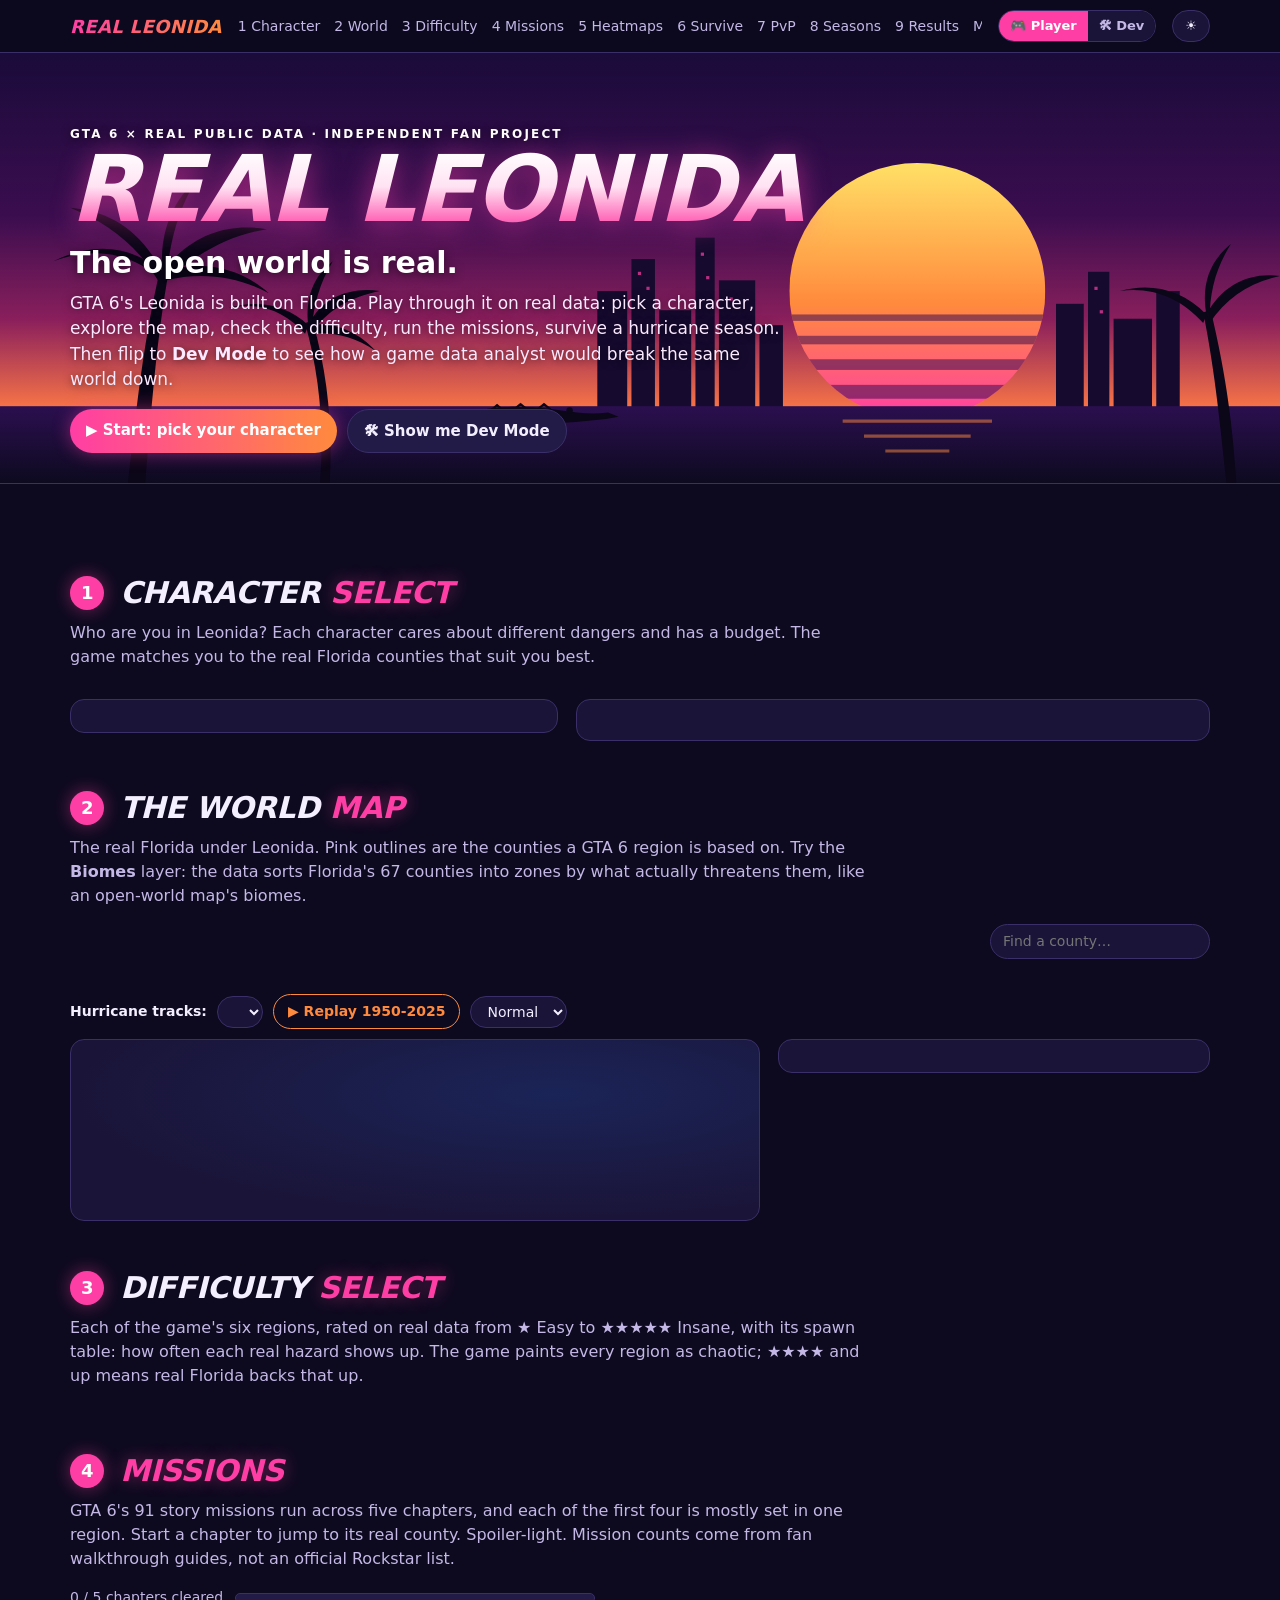
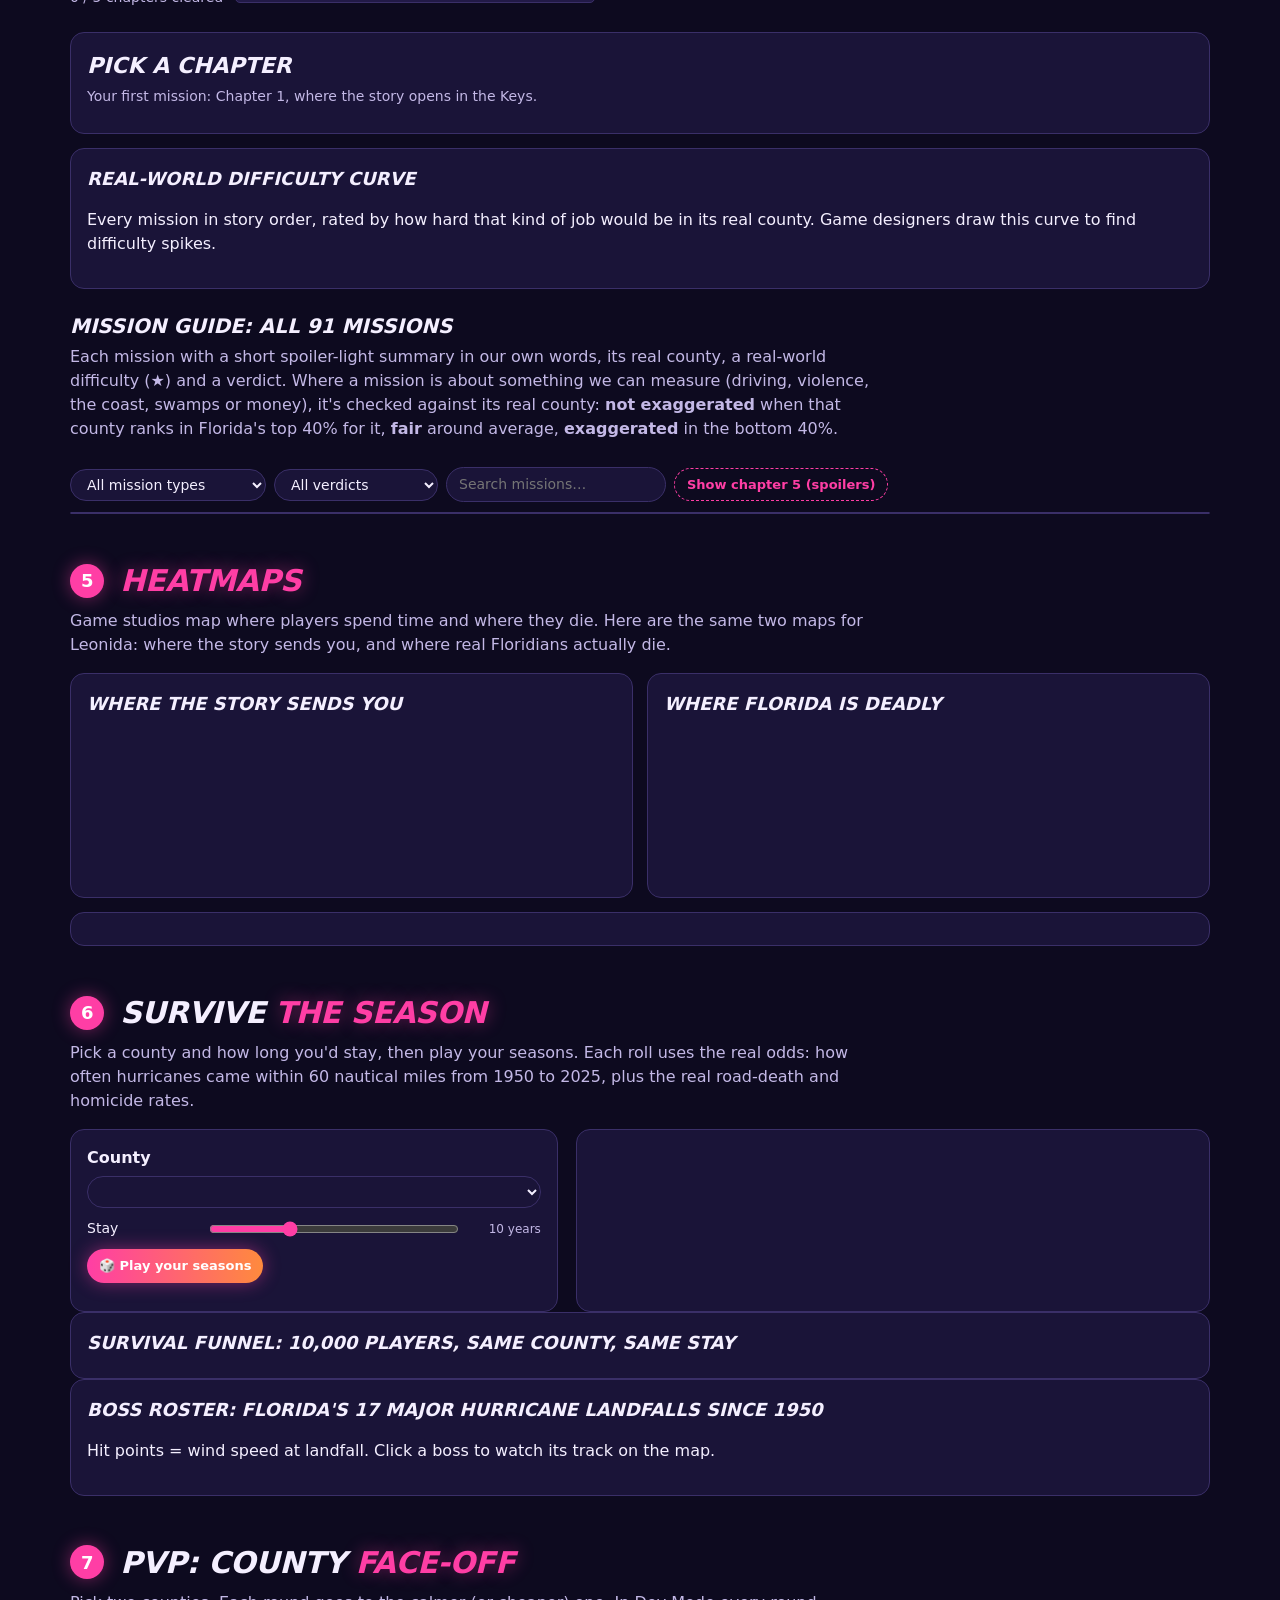
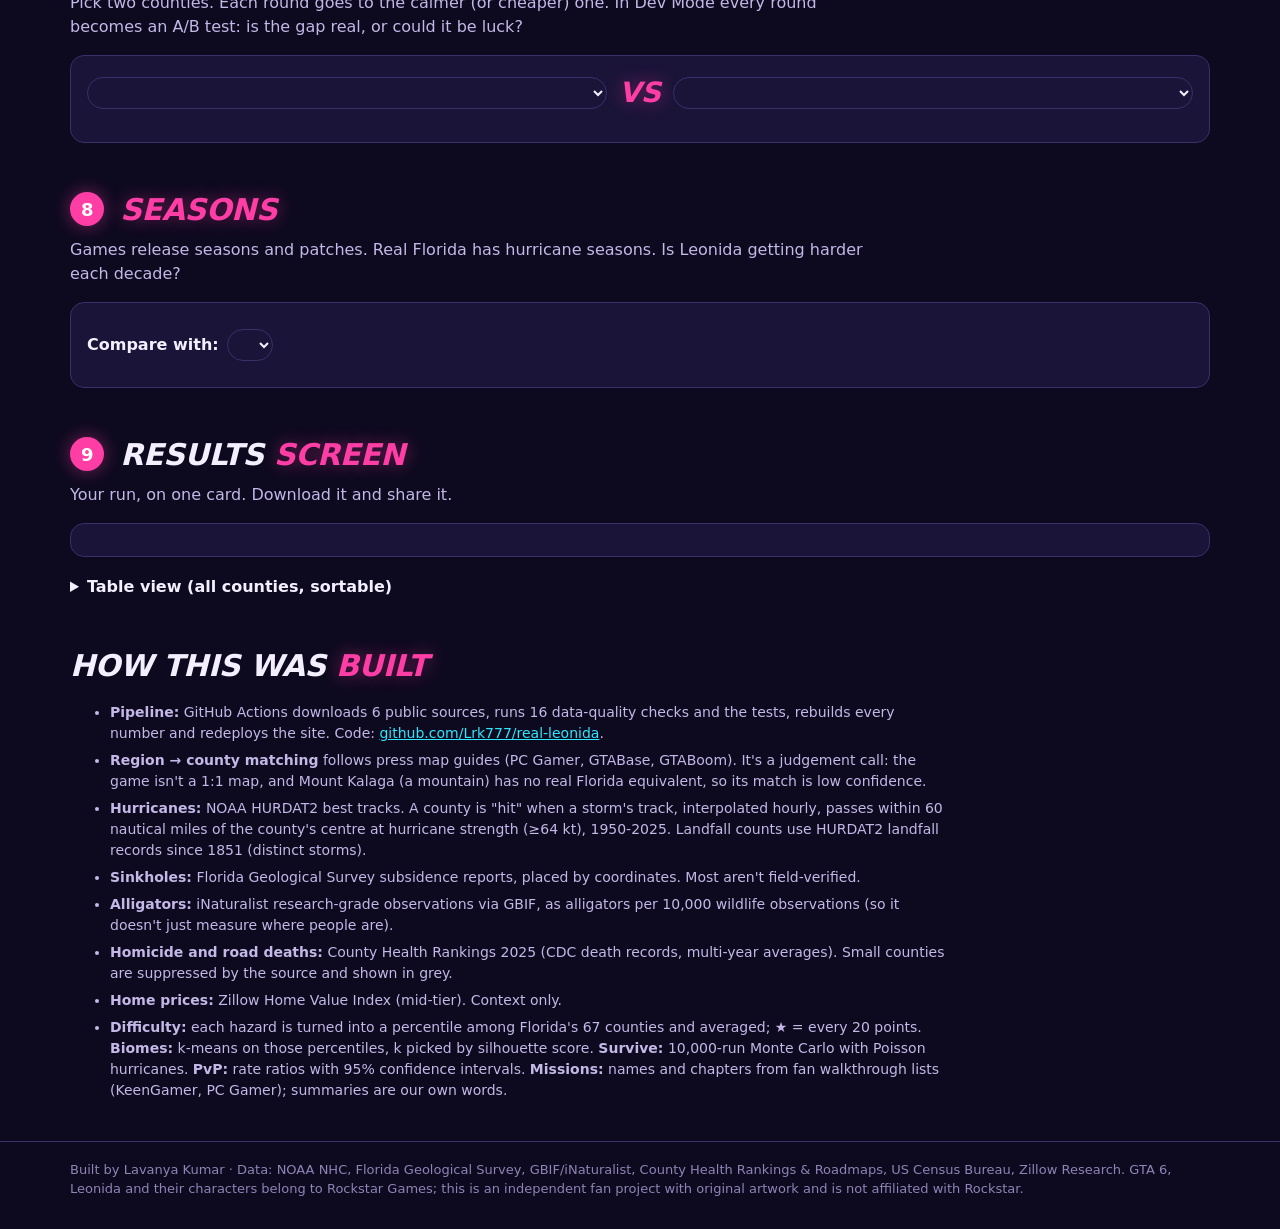
<file: src/web/index.html>
<!DOCTYPE html>
<html lang="en" data-theme="night">
<head>
<meta charset="utf-8">
<meta name="viewport" content="width=device-width, initial-scale=1">
<title>Real Leonida: the open world is real</title>
<meta name="description" content="Explore GTA 6's Leonida on real Florida data, then flip to Dev Mode to see how a game data analyst would break it down: biomes, spawn tables, difficulty curves, heatmaps, funnels and A/B tests.">
<link rel="stylesheet" href="style.css">
</head>
<body>
<div class="topbar"><div class="wrap">
  <span class="brand">REAL LEONIDA</span>
  <nav class="nav" aria-label="Game loop">
    <a href="#s1">1 Character</a><a href="#s2">2 World</a><a href="#s3">3 Difficulty</a><a href="#s4">4 Missions</a><a href="#s5">5 Heatmaps</a><a href="#s6">6 Survive</a><a href="#s7">7 PvP</a><a href="#s8">8 Seasons</a><a href="#s9">9 Results</a><a href="#method-h">Method</a>
  </nav>
  <div class="mode" role="group" aria-label="View mode">
    <button type="button" id="mPlayer" aria-pressed="true">🎮 Player</button><button type="button" id="mDev" aria-pressed="false">🛠 Dev</button>
  </div>
  <button type="button" class="themebtn" id="themebtn" aria-label="Switch colour theme">☀</button>
</div></div>

<header class="hero">
  <svg class="scene" viewBox="0 0 1200 430" preserveAspectRatio="xMidYMax slice" aria-hidden="true">
    <defs>
      <linearGradient id="sun" x1="0" y1="0" x2="0" y2="1"><stop offset="0" stop-color="#ffe066"/><stop offset=".55" stop-color="#ff8a3d"/><stop offset="1" stop-color="#ff3ea5"/></linearGradient>
      <clipPath id="sunclip"><circle cx="860" cy="250" r="120"/></clipPath>
      <linearGradient id="sea" x1="0" y1="0" x2="0" y2="1"><stop offset="0" stop-color="#2b0f4f"/><stop offset="1" stop-color="#0d0a1f"/></linearGradient>
    </defs>
    <g clip-path="url(#sunclip)">
      <rect x="740" y="130" width="240" height="240" fill="url(#sun)"/>
      <g fill="#3b0d4f" opacity=".55"><rect x="740" y="272" width="240" height="6"/><rect x="740" y="292" width="240" height="8"/><rect x="740" y="314" width="240" height="10"/><rect x="740" y="338" width="240" height="13"/></g>
    </g>
    <g fill="#160a2e">
      <rect x="560" y="250" width="28" height="110"/><rect x="592" y="220" width="22" height="140"/><rect x="618" y="268" width="30" height="92"/>
      <rect x="652" y="200" width="18" height="160"/><rect x="674" y="240" width="34" height="120"/><rect x="712" y="282" width="22" height="78"/>
      <rect x="990" y="262" width="26" height="98"/><rect x="1020" y="232" width="20" height="128"/><rect x="1044" y="276" width="36" height="84"/><rect x="1084" y="250" width="22" height="110"/>
    </g>
    <g fill="#ff3ea5" opacity=".7"><rect x="598" y="232" width="3" height="3"/><rect x="606" y="246" width="3" height="3"/><rect x="657" y="214" width="3" height="3"/><rect x="662" y="236" width="3" height="3"/><rect x="684" y="256" width="3" height="3"/><rect x="1026" y="246" width="3" height="3"/><rect x="1031" y="268" width="3" height="3"/></g>
    <rect x="0" y="358" width="1200" height="72" fill="url(#sea)"/>
    <g stroke="#ff8a3d" stroke-opacity=".5" stroke-width="3"><line x1="790" y1="372" x2="930" y2="372"/><line x1="810" y1="386" x2="910" y2="386"/><line x1="830" y1="400" x2="890" y2="400"/></g>
    <g fill="#0b0618">
      <path d="M120 430 C128 360 134 300 150 230 L158 232 C146 300 142 362 136 430 Z"/>
      <path d="M152 232 C120 205 85 205 50 222 C88 208 122 214 150 238 Z"/><path d="M152 232 C130 190 100 175 66 172 C100 186 128 206 148 240 Z"/>
      <path d="M152 232 C180 196 214 186 250 192 C214 198 186 214 156 240 Z"/><path d="M152 232 C190 220 225 228 252 252 C222 236 188 232 156 240 Z"/>
      <path d="M152 232 C150 196 160 168 184 146 C168 172 160 200 156 236 Z"/>
      <path d="M300 430 C304 380 300 330 286 280 L293 278 C308 330 312 382 309 430 Z"/>
      <path d="M289 282 C268 262 240 258 214 266 C242 260 266 268 286 290 Z"/><path d="M289 282 C302 256 328 246 356 250 C328 256 306 268 292 290 Z"/>
      <path d="M289 282 C286 256 294 236 312 222 C300 242 294 262 292 288 Z"/><path d="M289 282 C312 278 336 288 352 306 C332 292 310 288 292 290 Z"/>
      <path d="M1150 430 C1144 380 1140 330 1128 270 L1135 268 C1150 330 1156 380 1159 430 Z"/>
      <path d="M1131 272 C1108 248 1078 242 1050 250 C1080 246 1106 256 1128 280 Z"/><path d="M1131 272 C1146 244 1172 232 1200 236 C1172 242 1150 256 1134 280 Z"/>
      <path d="M1131 272 C1126 244 1134 222 1154 206 C1140 228 1134 250 1134 278 Z"/>
    </g>
    <g fill="#0b0618" transform="translate(430 362)">
      <path d="M0 6 C20 -4 60 -6 96 0 C110 2 124 4 140 2 L150 6 L138 8 C120 10 100 12 80 12 C50 14 20 12 0 6 Z"/>
      <circle cx="104" cy="0" r="3"/><path d="M30 0 l6 -5 l6 5 M52 -1 l6 -5 l6 5 M74 -1 l6 -5 l6 5" stroke="#0b0618" stroke-width="2" fill="none"/>
    </g>
  </svg>
  <div class="wrap">
    <div class="kicker">GTA 6 × real public data · independent fan project</div>
    <h1>Real Leonida</h1>
    <p class="q">The open world is real.</p>
    <p class="dek">GTA 6's Leonida is built on Florida. Play through it on real data: pick a character, explore the map, check the difficulty, run the missions, survive a hurricane season. Then flip to <b>Dev Mode</b> to see how a game data analyst would break the same world down.</p>
    <div class="cta"><a class="btn hot" href="#s1">▶ Start: pick your character</a><button type="button" class="btn" id="heroDev">🛠 Show me Dev Mode</button></div>
  </div>
</header>

<main class="wrap">
  <div class="headlines" id="headlines"></div>
  <ol class="loop" id="loop" aria-label="Game loop"></ol>

  <!-- 1 CHARACTER SELECT -->
  <section id="s1">
    <h2><span class="stepno">1</span> Character <span>select</span></h2>
    <p class="sub">Who are you in Leonida? Each character cares about different dangers and has a budget. The game matches you to the real Florida counties that suit you best.</p>
    <div class="personas" id="personas"></div>
    <div class="finder">
      <div class="card" id="prefs"></div>
      <div class="card results"><ol id="results"></ol><p class="hint" id="hint"></p></div>
    </div>
    <div class="devp card" id="dev1"></div>
  </section>

  <!-- 2 WORLD MAP -->
  <section id="s2">
    <h2><span class="stepno">2</span> The world <span>map</span></h2>
    <p class="sub">The real Florida under Leonida. Pink outlines are the counties a GTA 6 region is based on. Try the <b>Biomes</b> layer: the data sorts Florida's 67 counties into zones by what actually threatens them, like an open-world map's biomes.</p>
    <div class="toolbar">
      <div class="controls" id="controls" role="group" aria-label="Map layer"></div>
      <input class="search" id="search" list="countylist" placeholder="Find a county…" aria-label="Find a county">
      <datalist id="countylist"></datalist>
    </div>
    <p class="layerdesc" id="layerdesc"></p>
    <div class="stormbar">
      <label for="trackSel"><b>Hurricane tracks:</b></label>
      <select class="sel" id="trackSel"></select>
      <button type="button" class="playbtn" id="play">▶ Replay 1950-2025</button>
      <select class="sel" id="speed" aria-label="Replay speed"><option value="1.8">Slow</option><option value="1" selected>Normal</option><option value="0.5">Fast</option></select>
      <span id="stormInfo" aria-live="polite"></span>
    </div>
    <div class="mapgrid">
      <div class="mapbox" id="mapbox">
        <svg id="map" role="img" aria-label="Map of Florida counties"></svg>
        <div class="legend" id="legend"></div>
        <div class="catlegend" id="catlegend"><span><i style="background:#ffe066"></i>Cat 1</span><span><i style="background:#ffb347"></i>Cat 2</span><span><i style="background:#ff7a45"></i>Cat 3</span><span><i style="background:#ff3d6e"></i>Cat 4</span><span><i style="background:#d63cff"></i>Cat 5</span><span>◯ landfall</span></div>
        <div class="tip" id="tip"></div>
      </div>
      <div class="card panel" id="panel"></div>
    </div>
    <div class="devp card" id="dev2"></div>
  </section>

  <!-- 3 DIFFICULTY SELECT -->
  <section id="s3">
    <h2><span class="stepno">3</span> Difficulty <span>select</span></h2>
    <p class="sub">Each of the game's six regions, rated on real data from ★ Easy to ★★★★★ Insane, with its spawn table: how often each real hazard shows up. The game paints every region as chaotic; ★★★★ and up means real Florida backs that up.</p>
    <div class="regions" id="regions"></div>
    <div class="devp card" id="dev3"></div>
  </section>

  <!-- 4 MISSIONS -->
  <section id="s4">
    <h2><span class="stepno">4</span> <span>Missions</span></h2>
    <p class="sub">GTA 6's 91 story missions run across five chapters, and each of the first four is mostly set in one region. Start a chapter to jump to its real county. Spoiler-light. Mission counts come from fan walkthrough guides, not an official Rockstar list.</p>
    <div class="progress"><span id="progtxt">0 / 5 chapters cleared</span><i><em id="progbar"></em></i></div>
    <div class="chapters" id="chapters"></div>
    <div class="card brief" id="brief"><div><h3>Pick a chapter</h3><p class="hook">Your first mission: Chapter 1, where the story opens in the Keys.</p></div></div>

    <div class="card curve">
      <h3>Real-world difficulty curve</h3>
      <p class="hook">Every mission in story order, rated by how hard that kind of job would be in its real county. Game designers draw this curve to find difficulty spikes.</p>
      <div id="curve"></div>
    </div>

    <div class="mg" id="missions-h">
      <h3>Mission guide: all 91 missions</h3>
      <p class="sub">Each mission with a short spoiler-light summary in our own words, its real county, a real-world difficulty (★) and a verdict. Where a mission is about something we can measure (driving, violence, the coast, swamps or money), it's checked against its real county: <b>not exaggerated</b> when that county ranks in Florida's top 40% for it, <b>fair</b> around average, <b>exaggerated</b> in the bottom 40%.</p>
      <div class="mgbar" id="mgch" role="group" aria-label="Chapter filter"></div>
      <div class="mgbar">
        <select class="sel" id="mgtheme" aria-label="Mission type"><option value="">All mission types</option><option value="driving">Driving (road deaths)</option><option value="violence">Violence (homicide)</option><option value="coast">Coast (hurricanes)</option><option value="swamp">Swamp (alligators)</option><option value="money">Money (home prices)</option><option value="story">Story beats</option></select>
        <select class="sel" id="mgverdict" aria-label="Verdict"><option value="">All verdicts</option><option value="Not exaggerated">Not exaggerated</option><option value="Fair">Fair</option><option value="Exaggerated">Exaggerated</option></select>
        <input class="search" id="mgq" placeholder="Search missions…" aria-label="Search missions">
        <button type="button" class="spoil" id="mgspoil">Show chapter 5 (spoilers)</button>
      </div>
      <p class="mgsum" id="mgsum" aria-live="polite"></p>
      <div class="tbl" style="max-height:620px"><table class="ml" id="mgtable"></table></div>
    </div>
    <div class="devp card" id="dev4"></div>
  </section>

  <!-- 5 HEATMAPS -->
  <section id="s5">
    <h2><span class="stepno">5</span> <span>Heatmaps</span></h2>
    <p class="sub">Game studios map where players spend time and where they die. Here are the same two maps for Leonida: where the story sends you, and where real Floridians actually die.</p>
    <div class="heat">
      <div class="card"><h3>Where the story sends you</h3><svg id="hmStory" role="img" aria-label="Map of GTA 6 story missions by county"></svg><p class="hint" id="hmStoryTxt"></p></div>
      <div class="card"><h3>Where Florida is deadly</h3><svg id="hmDanger" role="img" aria-label="Map of road deaths plus homicides per 100,000 by county"></svg><p class="hint" id="hmDangerTxt"></p></div>
    </div>
    <div class="card"><div id="killers"></div></div>
    <div class="devp card" id="dev5"></div>
  </section>

  <!-- 6 SURVIVE -->
  <section id="s6">
    <h2><span class="stepno">6</span> Survive <span>the season</span></h2>
    <p class="sub">Pick a county and how long you'd stay, then play your seasons. Each roll uses the real odds: how often hurricanes came within 60 nautical miles from 1950 to 2025, plus the real road-death and homicide rates.</p>
    <div class="survive">
      <div class="card">
        <label for="sv" style="font-weight:700">County</label>
        <select class="sel" id="sv" style="width:100%;margin-top:6px"></select>
        <div class="slider"><label for="yrs">Stay</label><input type="range" id="yrs" min="1" max="30" value="10"><output id="yrso">10 years</output></div>
        <button type="button" class="btn hot" id="roll">🎲 Play your seasons</button>
        <ul class="rolllog" id="rolllog" aria-live="polite"></ul>
      </div>
      <div class="card" id="svout"></div>
    </div>
    <div class="card"><h3>Survival funnel: 10,000 players, same county, same stay</h3><div id="funnel"></div></div>
    <div class="card"><h3>Boss roster: Florida's 17 major hurricane landfalls since 1950</h3><p class="hook">Hit points = wind speed at landfall. Click a boss to watch its track on the map.</p><div class="bosses" id="bosses"></div></div>
    <div class="devp card" id="dev6"></div>
  </section>

  <!-- 7 PVP -->
  <section id="s7">
    <h2><span class="stepno">7</span> PvP: county <span>face-off</span></h2>
    <p class="sub">Pick two counties. Each round goes to the calmer (or cheaper) one. In Dev Mode every round becomes an A/B test: is the gap real, or could it be luck?</p>
    <div class="card">
      <div class="vs"><select class="sel" id="fa" aria-label="First county"></select><span class="x">VS</span><select class="sel" id="fb" aria-label="Second county"></select></div>
      <div id="rounds"></div>
      <div class="verdictbig" id="fightverdict"></div>
    </div>
    <div class="devp card" id="dev7"></div>
  </section>

  <!-- 8 SEASONS -->
  <section id="s8">
    <h2><span class="stepno">8</span> <span>Seasons</span></h2>
    <p class="sub">Games release seasons and patches. Real Florida has hurricane seasons. Is Leonida getting harder each decade?</p>
    <div class="card"><div class="mgbar"><label for="seaSel"><b>Compare with:</b></label><select class="sel" id="seaSel"></select></div><div id="seasons"></div><p class="hint" id="seaTxt"></p></div>
    <div class="devp card" id="dev8"></div>
  </section>

  <!-- 9 RESULTS -->
  <section id="s9">
    <h2><span class="stepno">9</span> Results <span>screen</span></h2>
    <p class="sub">Your run, on one card. Download it and share it.</p>
    <div class="card resultsbox" id="resultsbox"></div>
  </section>

  <details>
    <summary>Table view (all counties, sortable)</summary>
    <div class="tbl"><table id="table"></table></div>
  </details>

  <h2 id="method-h">How this was <span>built</span></h2>
  <ul class="method">
    <li><b>Pipeline:</b> GitHub Actions downloads 6 public sources, runs 16 data-quality checks and the tests, rebuilds every number and redeploys the site. Code: <a href="https://github.com/Lrk777/real-leonida">github.com/Lrk777/real-leonida</a>.</li>
    <li><b>Region → county matching</b> follows press map guides (PC Gamer, GTABase, GTABoom). It's a judgement call: the game isn't a 1:1 map, and Mount Kalaga (a mountain) has no real Florida equivalent, so its match is low confidence.</li>
    <li><b>Hurricanes:</b> NOAA HURDAT2 best tracks. A county is "hit" when a storm's track, interpolated hourly, passes within 60 nautical miles of the county's centre at hurricane strength (≥64 kt), 1950-2025. Landfall counts use HURDAT2 landfall records since 1851 (distinct storms).</li>
    <li><b>Sinkholes:</b> Florida Geological Survey subsidence reports, placed by coordinates. Most aren't field-verified.</li>
    <li><b>Alligators:</b> iNaturalist research-grade observations via GBIF, as alligators per 10,000 wildlife observations (so it doesn't just measure where people are).</li>
    <li><b>Homicide and road deaths:</b> County Health Rankings 2025 (CDC death records, multi-year averages). Small counties are suppressed by the source and shown in grey.</li>
    <li><b>Home prices:</b> Zillow Home Value Index (mid-tier). Context only.</li>
    <li><b>Difficulty:</b> each hazard is turned into a percentile among Florida's 67 counties and averaged; ★ = every 20 points. <b>Biomes:</b> k-means on those percentiles, k picked by silhouette score. <b>Survive:</b> 10,000-run Monte Carlo with Poisson hurricanes. <b>PvP:</b> rate ratios with 95% confidence intervals. <b>Missions:</b> names and chapters from fan walkthrough lists (KeenGamer, PC Gamer); summaries are our own words.</li>
  </ul>
</main>
<footer><div class="wrap">Built by Lavanya Kumar · Data: NOAA NHC, Florida Geological Survey, GBIF/iNaturalist, County Health Rankings &amp; Roadmaps, US Census Bureau, Zillow Research. GTA 6, Leonida and their characters belong to Rockstar Games; this is an independent fan project with original artwork and is not affiliated with Rockstar.</div></footer>

<script>const D = /*__DATA__*/null;</script>
<script src="app.js"></script>
</body>
</html>
</file>
<file: site/style.css>
:root{
    --bg:#0d0a1f; --bg2:#15102e; --surface:#1a1438; --surface2:#221a47; --ink:#f4efff; --ink2:#c3b8e6; --muted:#8f84b5; --line:#3a2f68;
    --pink:#ff3ea5; --cyan:#2ee6ff; --gold:#ffd23f; --orange:#ff8a3d; --focus:#2ee6ff;
    --glow-pink:0 0 18px rgba(255,62,165,.45); --glow-cyan:0 0 18px rgba(46,230,255,.35);
    --county-stroke:#0d0a1f; --na:#2a2350; --track:#ffffff;
  }
  [data-theme="day"]{
    --bg:#fbfaf7; --bg2:#fff3f8; --surface:#ffffff; --surface2:#f6f5f1; --ink:#1d1d1b; --ink2:#55544f; --muted:#8a8984; --line:#e7e5df;
    --pink:#d9468a; --cyan:#1c5cab; --gold:#b7791f; --orange:#c2410c; --focus:#1c5cab;
    --glow-pink:none; --glow-cyan:none; --county-stroke:#ffffff; --na:#f0efec; --track:#1d1d1b;
  }
  *{box-sizing:border-box}
  html{scroll-behavior:smooth}
  body{margin:0;overflow-x:hidden;background:var(--bg);color:var(--ink);font:16px/1.5 system-ui,-apple-system,"Segoe UI",Roboto,sans-serif}
  .wrap{max-width:1180px;margin:0 auto;padding:0 20px}
  a{color:var(--cyan)}
  :focus-visible{outline:2px solid var(--focus);outline-offset:2px}

  /* Top bar */
  .topbar{position:sticky;top:0;z-index:20;background:rgba(13,10,31,.82);backdrop-filter:blur(8px);border-bottom:1px solid var(--line)}
  [data-theme="day"] .topbar{background:rgba(251,250,247,.9)}
  .topbar .wrap{display:flex;align-items:center;gap:16px;height:52px}
  .brand{font-weight:900;font-style:italic;letter-spacing:.02em;font-size:18px;background:linear-gradient(90deg,var(--pink),var(--orange));-webkit-background-clip:text;background-clip:text;color:transparent;white-space:nowrap}
  .nav{display:flex;gap:14px;flex:1;overflow-x:auto;scrollbar-width:none}
  .nav a{color:var(--ink2);text-decoration:none;font-size:14px;white-space:nowrap}
  .nav a:hover{color:var(--ink)}
  .themebtn{font:inherit;font-size:13px;border:1px solid var(--line);background:var(--surface);color:var(--ink);border-radius:99px;padding:5px 12px;cursor:pointer;white-space:nowrap}

  /* Hero */
  .hero{position:relative;overflow:hidden;border-bottom:1px solid var(--line);background:linear-gradient(180deg,#1a0b3a 0%,#3b0d4f 38%,#8a1f5c 62%,#ff7a45 84%,#ffb347 100%)}
  [data-theme="day"] .hero{background:linear-gradient(180deg,#bfe9ff 0%,#ffd6e8 60%,#ffe2b8 100%)}
  .hero svg.scene{position:absolute;inset:0;width:100%;height:100%}
  .hero .wrap{position:relative;padding:56px 20px 30px;min-height:430px;display:flex;flex-direction:column;justify-content:flex-end}
  .kicker{font-size:12px;letter-spacing:.18em;text-transform:uppercase;color:#fff;font-weight:800;text-shadow:0 1px 8px rgba(0,0,0,.6)}
  [data-theme="day"] .kicker{color:#8a1f52;text-shadow:none}
  h1{margin:6px 0 8px;font-size:clamp(40px,8vw,92px);line-height:.9;font-weight:900;font-style:italic;letter-spacing:-.02em;text-transform:uppercase;
     background:linear-gradient(180deg,#ffffff 0%,#ffe3f3 45%,#ff3ea5 100%);-webkit-background-clip:text;background-clip:text;color:transparent;filter:drop-shadow(0 4px 14px rgba(255,62,165,.55))}
  [data-theme="day"] h1{background:linear-gradient(180deg,#5b1340 0%,#d9468a 100%);-webkit-background-clip:text;background-clip:text;filter:none}
  .hero .q{font-size:clamp(20px,3vw,30px);font-weight:800;color:#fff;margin:0 0 6px;text-shadow:0 2px 10px rgba(0,0,0,.55)}
  [data-theme="day"] .hero .q{color:#1d1d1b;text-shadow:none}
  .dek{max-width:720px;color:#fbe9ff;font-size:17px;margin:0;text-shadow:0 1px 8px rgba(0,0,0,.6)}
  [data-theme="day"] .dek{color:#3a2b3f;text-shadow:none}

  h2{font-size:clamp(22px,3vw,30px);margin:44px 0 6px;font-weight:900;font-style:italic;letter-spacing:-.01em;text-transform:uppercase}
  h2 span{color:var(--pink);text-shadow:var(--glow-pink)}
  .sub{color:var(--ink2);margin:0 0 16px;max-width:800px}
  .card{background:var(--surface);border:1px solid var(--line);border-radius:14px;padding:16px}

  .headlines{display:grid;grid-template-columns:repeat(auto-fit,minmax(200px,1fr));gap:12px;margin-top:22px}
  .hl{background:var(--surface);border:1px solid var(--line);border-left:3px solid var(--pink);border-radius:12px;padding:14px 16px}
  .hl b{display:block;font-size:20px;line-height:1.15;margin-bottom:4px}
  .hl span{color:var(--ink2);font-size:14px}

  /* Stars */
  .stars{color:var(--gold);letter-spacing:2px;font-size:18px;white-space:nowrap;text-shadow:0 0 10px rgba(255,210,63,.45)}
  .stars .off{color:var(--line);text-shadow:none}
  [data-theme="day"] .stars{text-shadow:none}

  /* Region cards */
  .regions{display:grid;grid-template-columns:repeat(auto-fit,minmax(270px,1fr));gap:14px}
  .rc{position:relative;background:linear-gradient(160deg,var(--surface2),var(--surface));border:1px solid var(--line);border-radius:14px;padding:16px;cursor:pointer;transition:transform .15s,border-color .15s,box-shadow .15s}
  .rc:hover,.rc.on{border-color:var(--pink);box-shadow:var(--glow-pink);transform:translateY(-2px)}
  .rc h3{margin:0;font-size:20px;font-weight:900;font-style:italic;text-transform:uppercase}
  .rc .insp{color:var(--muted);font-size:13px;margin:2px 0 10px}
  .score{display:flex;align-items:center;gap:8px;flex-wrap:wrap}
  .score b{font-size:38px;line-height:1;font-weight:900}
  .score small{color:var(--muted)}
  .conf{font-size:10px;text-transform:uppercase;letter-spacing:.1em;padding:2px 7px;border-radius:99px;border:1px solid var(--line);color:var(--ink2);float:right}
  .verdict{display:inline-block;white-space:nowrap;font-size:12px;font-weight:800;border-radius:99px;padding:2px 9px;text-transform:uppercase;letter-spacing:.04em}
  .v-wild{background:rgba(255,62,165,.18);color:#ff8cc8;border:1px solid var(--pink)} .v-fair{background:rgba(255,210,63,.12);color:var(--gold);border:1px solid rgba(255,210,63,.5)} .v-exag{background:rgba(46,230,255,.12);color:var(--cyan);border:1px solid rgba(46,230,255,.5)}
  [data-theme="day"] .v-wild{color:#9b1c1c;background:#fde7e7} [data-theme="day"] .v-fair{color:#55544f;background:#f0efec} [data-theme="day"] .v-exag{color:#1c4f8f;background:#e3eefc}
  .bars{margin-top:10px;display:grid;gap:5px}
  .bar{display:grid;grid-template-columns:92px 1fr 30px;align-items:center;gap:8px;font-size:12px;color:var(--ink2)}
  .bar i{display:block;height:8px;border-radius:4px;background:var(--bg2);position:relative;overflow:hidden}
  .bar i em{position:absolute;left:0;top:0;bottom:0;background:linear-gradient(90deg,var(--cyan),var(--pink));border-radius:4px}
  .bar span:last-child{text-align:right;color:var(--ink)}

  /* Map */
  .toolbar{display:flex;flex-wrap:wrap;gap:10px;align-items:center;justify-content:space-between;margin:6px 0 4px}
  .controls{display:flex;flex-wrap:wrap;gap:6px}
  .pill{font:inherit;font-size:14px;border:1px solid var(--line);background:var(--surface);color:var(--ink);padding:6px 12px;border-radius:99px;cursor:pointer}
  .pill[aria-pressed="true"]{background:var(--pink);border-color:var(--pink);color:#fff;box-shadow:var(--glow-pink)}
  .search,.sel{font:inherit;font-size:14px;padding:6px 12px;border:1px solid var(--line);border-radius:99px;background:var(--surface);color:var(--ink)}
  .search{min-width:0;width:220px;max-width:100%}
  .layerdesc{color:var(--ink2);font-size:14px;margin:0 0 10px;min-height:21px}
  .stormbar{display:flex;flex-wrap:wrap;gap:10px;align-items:center;margin:0 0 10px;font-size:14px}
  .stormbar select{max-width:min(330px,100%)}
  .playbtn{font:inherit;font-size:14px;font-weight:700;padding:6px 14px;border-radius:99px;border:1px solid var(--orange);background:transparent;color:var(--orange);cursor:pointer}
  .playbtn:disabled{opacity:.4;cursor:default}
  #stormInfo{color:var(--ink2)}
  .mapgrid{display:grid;grid-template-columns:minmax(0,1.6fr) minmax(270px,1fr);gap:18px;align-items:start}
  @media (max-width:860px){.mapgrid{grid-template-columns:1fr}}
  .mapbox{background:radial-gradient(ellipse at 70% 30%,#1b2457 0%,var(--surface) 70%);border:1px solid var(--line);border-radius:14px;padding:10px;position:relative}
  [data-theme="day"] .mapbox{background:var(--surface)}
  svg#map{width:100%;height:auto;display:block;overflow:hidden}
  path.c{stroke:var(--county-stroke);stroke-width:.8;cursor:pointer}
  path.c:hover{stroke:var(--ink);stroke-width:1.6}
  path.c.reg{stroke:var(--pink);stroke-width:1.8}
  path.c.sel{stroke:var(--gold);stroke-width:2.8}
  path.c.na{fill:var(--na)}
  .trk .base{fill:none;stroke:var(--track);stroke-width:1.2;stroke-opacity:.55;stroke-linejoin:round;stroke-linecap:round}
  .trk circle.p{opacity:.9}
  .trk{pointer-events:none;transition:opacity .25s}
  .trk.off{opacity:0}
  .trk.dim{opacity:.22}
  .trk.on .base{stroke-width:2.2;stroke-opacity:.95}
  .lf{fill:none;stroke:#fff;stroke-width:2}
  .trk.on .lf{animation:pulse 1.4s ease-out infinite}
  @keyframes pulse{0%{r:3;stroke-opacity:1}100%{r:18;stroke-opacity:0}}
  @media (prefers-reduced-motion: reduce){.trk.on .lf{animation:none}}
  .yearbadge{font:900 italic 40px system-ui,sans-serif;fill:var(--orange)}
  .legend{display:flex;align-items:flex-start;flex-wrap:wrap;gap:4px;margin:8px 4px 2px;font-size:12px;color:var(--ink2)}
  .legend .unit{width:100%;margin-top:4px;color:var(--muted)}
  .catlegend{display:none;gap:10px;flex-wrap:wrap;font-size:12px;color:var(--ink2);margin:6px 4px 0}
  .catlegend.show{display:flex}
  .catlegend i{display:inline-block;width:10px;height:10px;border-radius:50%;margin-right:4px;vertical-align:-1px}
  .tip{position:absolute;pointer-events:none;background:#000;color:#fff;font-size:13px;padding:6px 9px;border-radius:6px;white-space:nowrap;opacity:0;transition:opacity .08s;border:1px solid var(--pink)}
  .panel h3{margin:0 0 2px;font-size:24px;font-weight:900;font-style:italic;text-transform:uppercase}
  .panel .meta{color:var(--muted);font-size:13px;margin-bottom:8px}
  .panel table{width:100%;border-collapse:collapse;font-size:14px}
  .panel td{padding:6px 0;border-top:1px solid var(--line)}
  .panel td:nth-child(2){text-align:right;font-variant-numeric:tabular-nums}
  .panel td:nth-child(3){text-align:right;color:var(--muted);font-size:12px;width:70px}
  .tag{display:inline-block;background:rgba(255,62,165,.15);color:#ff8cc8;border:1px solid rgba(255,62,165,.5);font-size:12px;border-radius:99px;padding:1px 8px;margin:0 4px 4px 0}
  [data-theme="day"] .tag{color:#8a1f52;background:#fbe6f0}
  .storms{margin-top:10px;font-size:13px;color:var(--ink2)}
  .storms b{color:var(--ink)}
  .btnrow{display:flex;gap:8px;flex-wrap:wrap;margin-top:12px}
  .btn{font:inherit;font-size:13px;font-weight:700;padding:7px 12px;border-radius:99px;border:1px solid var(--line);background:var(--surface2);color:var(--ink);cursor:pointer}
  .btn.hot{background:linear-gradient(90deg,var(--pink),var(--orange));border:0;color:#fff;box-shadow:var(--glow-pink)}

  /* Face-off */
  .vs{display:grid;grid-template-columns:1fr auto 1fr;gap:12px;align-items:center;margin-bottom:12px}
  .vs .sel{width:100%;font-weight:700}
  .vs .x{font-weight:900;font-style:italic;font-size:28px;color:var(--pink);text-shadow:var(--glow-pink)}
  .round{display:grid;grid-template-columns:1fr 150px 1fr;gap:10px;align-items:center;padding:8px 0;border-top:1px solid var(--line);font-variant-numeric:tabular-nums}
  .round .l{text-align:right}
  .round .m{text-align:center;font-size:13px;color:var(--ink2)}
  .round .win{color:var(--gold);font-weight:800}
  .round .win::after{content:" ★"}
  .round .l.win::after{content:""} .round .l.win::before{content:"★ "}
  .verdictbig{margin-top:12px;font-size:20px;font-weight:900;font-style:italic;text-align:center}

  /* Survive */
  .survive{display:grid;grid-template-columns:minmax(260px,1fr) minmax(0,1.3fr);gap:18px;align-items:stretch}
  @media (max-width:860px){.survive{grid-template-columns:1fr}}
  .big{font-size:clamp(48px,8vw,84px);font-weight:900;line-height:1;background:linear-gradient(90deg,var(--orange),var(--pink));-webkit-background-clip:text;background-clip:text;color:transparent}
  .slider{display:grid;grid-template-columns:110px 1fr 74px;gap:10px;align-items:center;margin:10px 0;font-size:14px}
  .slider input{width:100%;accent-color:var(--pink)}
  .slider output{font-size:12px;color:var(--ink2);text-align:right}
  .note{font-size:12px;color:var(--muted);margin-top:10px}

  /* Finder */
  .finder{display:grid;grid-template-columns:minmax(260px,1fr) minmax(0,1.3fr);gap:18px;align-items:start}
  @media (max-width:860px){.finder{grid-template-columns:1fr}}
  .results ol{margin:0;padding:0;list-style:none}
  .results li{display:grid;grid-template-columns:28px 1fr auto;gap:10px;align-items:center;padding:8px 6px;border-top:1px solid var(--line);cursor:pointer;border-radius:8px}
  .results li:hover,.results li:focus-visible{background:var(--surface2);outline:none}
  .results li .n{font-weight:900;color:var(--pink)}
  .results li .why{font-size:12px;color:var(--ink2)}
  .results li .m{font-variant-numeric:tabular-nums;font-weight:900}
  .hint{font-size:13px;color:var(--muted);margin:8px 0 0}

  details{margin-top:18px}
  summary{cursor:pointer;font-weight:700}
  .tbl{overflow:auto;max-height:520px;border:1px solid var(--line);border-radius:12px;background:var(--surface);margin-top:10px}
  .tbl table{border-collapse:collapse;width:100%;font-size:13px;font-variant-numeric:tabular-nums}
  .tbl th,.tbl td{padding:6px 10px;border-bottom:1px solid var(--line);text-align:right;white-space:nowrap}
  .tbl th:first-child,.tbl td:first-child{text-align:left;position:sticky;left:0;background:var(--surface)}
  .tbl th{position:sticky;top:0;background:var(--surface2);cursor:pointer;font-weight:700}
  .method{color:var(--ink2);font-size:14px;max-width:880px}
  .method li{margin-bottom:6px}
  footer{margin:40px 0 0;padding:18px 0 30px;border-top:1px solid var(--line);color:var(--muted);font-size:13px}
  /* Story mode */
  .progress{display:flex;align-items:center;gap:12px;margin:0 0 12px;font-size:14px;color:var(--ink2)}
  .progress i{flex:1;max-width:360px;height:10px;border-radius:5px;background:var(--surface2);border:1px solid var(--line);overflow:hidden;display:block}
  .progress i em{display:block;height:100%;width:0;background:linear-gradient(90deg,var(--gold),var(--pink));transition:width .5s}
  .chapters{display:grid;grid-template-columns:repeat(5,minmax(0,1fr));gap:10px}
  @media (max-width:860px){.chapters{grid-template-columns:repeat(2,minmax(0,1fr))}}
  .ch{font:inherit;text-align:left;color:var(--ink);background:linear-gradient(160deg,var(--surface2),var(--surface));border:1px solid var(--line);border-radius:12px;padding:12px;cursor:pointer;position:relative;transition:border-color .15s,box-shadow .15s,transform .15s}
  .ch:hover,.ch.on{border-color:var(--gold);box-shadow:0 0 16px rgba(255,210,63,.35);transform:translateY(-2px)}
  .ch .no{font-size:11px;font-weight:800;letter-spacing:.14em;color:var(--pink)}
  .ch b{display:block;font-size:16px;font-weight:900;font-style:italic;text-transform:uppercase;line-height:1.15;margin:2px 0 4px}
  .ch small{color:var(--ink2);font-size:12px}
  .ch .done{position:absolute;top:10px;right:10px;font-size:11px;font-weight:800;color:var(--gold);display:none}
  .ch.cleared .done{display:block}
  .brief{margin-top:12px;display:grid;grid-template-columns:minmax(0,1fr) auto;gap:16px;align-items:start}
  @media (max-width:860px){.brief{grid-template-columns:1fr}}
  .brief h3{margin:0;font-size:22px;font-weight:900;font-style:italic;text-transform:uppercase}
  .brief .hook{color:var(--ink2);font-size:14px;margin:4px 0 10px}
  .rcheck{list-style:none;margin:0;padding:0}
  .rcheck li{padding:7px 0;border-top:1px solid var(--line);font-size:15px}
  .rcheck li span{color:var(--muted);font-size:12px;margin-left:6px}
  .stamp{font-weight:900;font-style:italic;text-transform:uppercase;font-size:22px;color:var(--gold);text-shadow:0 0 14px rgba(255,210,63,.5);border:2px solid var(--gold);border-radius:10px;padding:8px 14px;transform:rotate(-4deg);text-align:center;white-space:nowrap}
  .stamp.pop{animation:pop .45s ease-out}
  @keyframes pop{0%{transform:rotate(-4deg) scale(1.6);opacity:0}100%{transform:rotate(-4deg) scale(1);opacity:1}}
  @media (prefers-reduced-motion: reduce){.stamp.pop{animation:none}}
  [data-theme="day"] .stamp{text-shadow:none}
  .mg{margin-top:22px}
  .mg h3{margin:0 0 4px;font-size:20px;font-weight:900;font-style:italic;text-transform:uppercase}
  .mgbar{display:flex;flex-wrap:wrap;gap:8px;align-items:center;margin:10px 0}
  .mgsum{font-size:14px;color:var(--ink2);margin:4px 0 8px}
  .mgsum b{color:var(--ink)}
  table.ml{border-collapse:collapse;width:100%;font-size:14px}
  table.ml th{position:sticky;top:0;background:var(--surface2);text-align:left;font-size:12px;text-transform:uppercase;letter-spacing:.06em;color:var(--ink2);padding:8px 10px}
  table.ml td{padding:8px 10px;border-top:1px solid var(--line);vertical-align:top;text-align:left;white-space:normal;position:static}
  table.ml td.nm{min-width:220px}
  table.ml tr.row{cursor:pointer}
  table.ml tr.row:hover td{background:var(--surface2)}
  table.ml td.n{color:var(--muted);font-variant-numeric:tabular-nums;white-space:nowrap}
  table.ml td.nm b{display:block}
  table.ml td.nm small,table.ml td.ck small{color:var(--muted)}
  .theme{display:inline-block;font-size:11px;font-weight:700;border-radius:99px;padding:1px 8px;border:1px solid var(--line);color:var(--ink2);white-space:nowrap}
  tr.chrow td{background:var(--bg2);font-weight:900;font-style:italic;text-transform:uppercase;font-size:13px;color:var(--pink);letter-spacing:.04em}
  @media (max-width:700px){table.ml thead,table.ml td.n,table.ml td.w{display:none} table.ml tr.row{display:grid;grid-template-columns:1fr auto;border-top:1px solid var(--line)} table.ml tr.row td{border:0} table.ml td.nm{min-width:0} table.ml td.ck{grid-column:1/3;padding-top:0}}
  .spoil{font:inherit;font-size:13px;font-weight:700;border:1px dashed var(--pink);background:transparent;color:var(--pink);border-radius:99px;padding:6px 12px;cursor:pointer}
  @media (max-width:600px){.hero .wrap{background:linear-gradient(0deg,rgba(13,10,31,.75),rgba(13,10,31,0) 75%)} .round{grid-template-columns:1fr 110px 1fr} .slider{grid-template-columns:90px 1fr 64px}}
  /* v4: game loop + Player/Dev mode */
  .mode{display:flex;border:1px solid var(--line);border-radius:99px;overflow:hidden;flex:none}
  .mode button{font:inherit;font-size:13px;font-weight:700;border:0;background:var(--surface);color:var(--ink2);padding:5px 11px;cursor:pointer;white-space:nowrap}
  .mode button[aria-pressed="true"]{background:var(--pink);color:#fff}
  body:not(.dev) .devp{display:none}
  .devp{margin-top:14px;border:1px dashed var(--cyan);background:linear-gradient(160deg,rgba(46,230,255,.06),var(--surface))}
  .devp h4{margin:0 0 6px;font-size:13px;letter-spacing:.12em;text-transform:uppercase;color:var(--cyan)}
  .devp p,.devp li{font-size:14px;color:var(--ink2)}
  .devp code{font-size:12px;background:var(--bg2);padding:1px 5px;border-radius:4px;color:var(--ink)}
  .devp table{border-collapse:collapse;font-size:13px;font-variant-numeric:tabular-nums;margin:6px 0}
  .devp th,.devp td{padding:4px 8px;border-bottom:1px solid var(--line);text-align:right}
  .devp th:first-child,.devp td:first-child{text-align:left}
  .devgrid{display:grid;grid-template-columns:repeat(auto-fit,minmax(280px,1fr));gap:16px}
  .skill{display:inline-block;font-size:11px;font-weight:800;letter-spacing:.06em;text-transform:uppercase;color:var(--bg);background:var(--cyan);border-radius:99px;padding:1px 8px;margin:0 4px 6px 0}
  section{scroll-margin-top:60px}
  h2 .stepno{display:inline-grid;place-items:center;width:34px;height:34px;border-radius:50%;background:var(--pink);color:#fff;font-size:18px;font-style:normal;margin-right:6px;vertical-align:4px;text-shadow:none;box-shadow:var(--glow-pink)}
  .cta{display:flex;gap:10px;flex-wrap:wrap;margin-top:16px}
  .cta .btn{font-size:15px;padding:10px 16px;text-decoration:none}
  .loop{list-style:none;display:flex;flex-wrap:wrap;gap:6px;padding:0;margin:20px 0 0}
  .loop li a{display:block;font-size:13px;text-decoration:none;color:var(--ink2);border:1px solid var(--line);border-radius:99px;padding:5px 11px;background:var(--surface)}
  .loop li a:hover{color:var(--ink);border-color:var(--pink)}
  .loop li.done a{border-color:var(--gold);color:var(--gold)}
  .personas{display:grid;grid-template-columns:repeat(auto-fit,minmax(150px,1fr));gap:10px;margin-bottom:14px}
  .pc{font:inherit;text-align:left;color:var(--ink);background:linear-gradient(160deg,var(--surface2),var(--surface));border:1px solid var(--line);border-radius:12px;padding:12px;cursor:pointer;transition:border-color .15s,box-shadow .15s,transform .15s}
  .pc:hover,.pc[aria-pressed="true"]{border-color:var(--pink);box-shadow:var(--glow-pink);transform:translateY(-2px)}
  .pc .ic{font-size:26px}
  .pc b{display:block;font-size:15px;font-weight:900;font-style:italic;text-transform:uppercase;margin:2px 0}
  .pc small{color:var(--ink2);font-size:12px}
  .diff{font-size:13px;font-weight:800;text-transform:uppercase;letter-spacing:.06em;color:var(--gold)}
  .spawn{width:100%;border-collapse:collapse;font-size:13px;margin-top:10px}
  .spawn td{padding:5px 0;border-top:1px solid var(--line);vertical-align:top}
  .spawn td:last-child{text-align:right;white-space:nowrap;font-variant-numeric:tabular-nums;color:var(--ink)}
  .spawn td:first-child{color:var(--ink2);padding-right:8px}
  .heat{display:grid;grid-template-columns:1fr 1fr;gap:14px;margin-bottom:14px}
  @media (max-width:760px){.heat{grid-template-columns:1fr}}
  .heat svg{width:100%;height:auto;display:block}
  .heat h3,.curve h3,section .card>h3{margin:0 0 6px;font-size:18px;font-weight:900;font-style:italic;text-transform:uppercase}
  .curve{margin-top:14px}
  .chart text{fill:var(--ink2);font-size:11px;font-family:system-ui,sans-serif}
  .chart .grid{stroke:var(--line);stroke-width:1}
  .chart .lbl{fill:var(--ink);font-weight:700}
  .bosses{display:grid;grid-template-columns:repeat(auto-fill,minmax(150px,1fr));gap:8px}
  .boss{font:inherit;text-align:left;color:var(--ink);background:var(--surface2);border:1px solid var(--line);border-radius:10px;padding:9px 10px;cursor:pointer}
  .boss:hover{border-color:var(--orange)}
  .boss b{display:block;font-style:italic;text-transform:uppercase}
  .boss small{color:var(--ink2);font-size:12px}
  .hp{height:6px;border-radius:3px;background:var(--bg2);margin:6px 0 4px;overflow:hidden}
  .hp i{display:block;height:100%;background:linear-gradient(90deg,var(--gold),var(--orange),var(--pink))}
  .rolllog{list-style:none;padding:0;margin:12px 0 0;font-size:14px;max-height:260px;overflow:auto}
  .rolllog li{padding:5px 0;border-top:1px solid var(--line)}
  .rolllog li.bad{color:#ff8cc8} .rolllog li.ok{color:var(--ink2)}
  [data-theme="day"] .rolllog li.bad{color:#9b1c1c}
  .funnel .row{display:grid;grid-template-columns:minmax(150px,240px) 1fr 70px;gap:10px;align-items:center;margin:6px 0;font-size:14px}
  .funnel .bar2{height:22px;border-radius:4px;background:linear-gradient(90deg,var(--cyan),var(--pink));min-width:2px;transition:width .5s}
  .funnel .row span:last-child{text-align:right;font-variant-numeric:tabular-nums;font-weight:700}
  .resultsbox{display:grid;grid-template-columns:minmax(0,1fr) auto;gap:16px;align-items:center}
  @media (max-width:700px){.resultsbox{grid-template-columns:1fr}}
  .resultsbox ul{margin:6px 0 0;padding-left:18px}
  .ab{font-size:11px;color:var(--muted);display:block}
  body:not(.dev) .ab{display:none}
  .sig{font-weight:800} .sig.yes{color:var(--gold)} .sig.no{color:var(--muted)}
  @media (max-width:900px){.topbar .nav{display:none}}
  body:not(.dev) .devin{display:none}
  body.dev .round{grid-template-columns:1fr minmax(150px,240px) 1fr}
</file>
<file: src/web/style.css>
:root{
    --bg:#0d0a1f; --bg2:#15102e; --surface:#1a1438; --surface2:#221a47; --ink:#f4efff; --ink2:#c3b8e6; --muted:#8f84b5; --line:#3a2f68;
    --pink:#ff3ea5; --cyan:#2ee6ff; --gold:#ffd23f; --orange:#ff8a3d; --focus:#2ee6ff;
    --glow-pink:0 0 18px rgba(255,62,165,.45); --glow-cyan:0 0 18px rgba(46,230,255,.35);
    --county-stroke:#0d0a1f; --na:#2a2350; --track:#ffffff;
  }
  [data-theme="day"]{
    --bg:#fbfaf7; --bg2:#fff3f8; --surface:#ffffff; --surface2:#f6f5f1; --ink:#1d1d1b; --ink2:#55544f; --muted:#8a8984; --line:#e7e5df;
    --pink:#d9468a; --cyan:#1c5cab; --gold:#b7791f; --orange:#c2410c; --focus:#1c5cab;
    --glow-pink:none; --glow-cyan:none; --county-stroke:#ffffff; --na:#f0efec; --track:#1d1d1b;
  }
  *{box-sizing:border-box}
  html{scroll-behavior:smooth}
  body{margin:0;overflow-x:hidden;background:var(--bg);color:var(--ink);font:16px/1.5 system-ui,-apple-system,"Segoe UI",Roboto,sans-serif}
  .wrap{max-width:1180px;margin:0 auto;padding:0 20px}
  a{color:var(--cyan)}
  :focus-visible{outline:2px solid var(--focus);outline-offset:2px}

  /* Top bar */
  .topbar{position:sticky;top:0;z-index:20;background:rgba(13,10,31,.82);backdrop-filter:blur(8px);border-bottom:1px solid var(--line)}
  [data-theme="day"] .topbar{background:rgba(251,250,247,.9)}
  .topbar .wrap{display:flex;align-items:center;gap:16px;height:52px}
  .brand{font-weight:900;font-style:italic;letter-spacing:.02em;font-size:18px;background:linear-gradient(90deg,var(--pink),var(--orange));-webkit-background-clip:text;background-clip:text;color:transparent;white-space:nowrap}
  .nav{display:flex;gap:14px;flex:1;overflow-x:auto;scrollbar-width:none}
  .nav a{color:var(--ink2);text-decoration:none;font-size:14px;white-space:nowrap}
  .nav a:hover{color:var(--ink)}
  .themebtn{font:inherit;font-size:13px;border:1px solid var(--line);background:var(--surface);color:var(--ink);border-radius:99px;padding:5px 12px;cursor:pointer;white-space:nowrap}

  /* Hero */
  .hero{position:relative;overflow:hidden;border-bottom:1px solid var(--line);background:linear-gradient(180deg,#1a0b3a 0%,#3b0d4f 38%,#8a1f5c 62%,#ff7a45 84%,#ffb347 100%)}
  [data-theme="day"] .hero{background:linear-gradient(180deg,#bfe9ff 0%,#ffd6e8 60%,#ffe2b8 100%)}
  .hero svg.scene{position:absolute;inset:0;width:100%;height:100%}
  .hero .wrap{position:relative;padding:56px 20px 30px;min-height:430px;display:flex;flex-direction:column;justify-content:flex-end}
  .kicker{font-size:12px;letter-spacing:.18em;text-transform:uppercase;color:#fff;font-weight:800;text-shadow:0 1px 8px rgba(0,0,0,.6)}
  [data-theme="day"] .kicker{color:#8a1f52;text-shadow:none}
  h1{margin:6px 0 8px;font-size:clamp(40px,8vw,92px);line-height:.9;font-weight:900;font-style:italic;letter-spacing:-.02em;text-transform:uppercase;
     background:linear-gradient(180deg,#ffffff 0%,#ffe3f3 45%,#ff3ea5 100%);-webkit-background-clip:text;background-clip:text;color:transparent;filter:drop-shadow(0 4px 14px rgba(255,62,165,.55))}
  [data-theme="day"] h1{background:linear-gradient(180deg,#5b1340 0%,#d9468a 100%);-webkit-background-clip:text;background-clip:text;filter:none}
  .hero .q{font-size:clamp(20px,3vw,30px);font-weight:800;color:#fff;margin:0 0 6px;text-shadow:0 2px 10px rgba(0,0,0,.55)}
  [data-theme="day"] .hero .q{color:#1d1d1b;text-shadow:none}
  .dek{max-width:720px;color:#fbe9ff;font-size:17px;margin:0;text-shadow:0 1px 8px rgba(0,0,0,.6)}
  [data-theme="day"] .dek{color:#3a2b3f;text-shadow:none}

  h2{font-size:clamp(22px,3vw,30px);margin:44px 0 6px;font-weight:900;font-style:italic;letter-spacing:-.01em;text-transform:uppercase}
  h2 span{color:var(--pink);text-shadow:var(--glow-pink)}
  .sub{color:var(--ink2);margin:0 0 16px;max-width:800px}
  .card{background:var(--surface);border:1px solid var(--line);border-radius:14px;padding:16px}

  .headlines{display:grid;grid-template-columns:repeat(auto-fit,minmax(200px,1fr));gap:12px;margin-top:22px}
  .hl{background:var(--surface);border:1px solid var(--line);border-left:3px solid var(--pink);border-radius:12px;padding:14px 16px}
  .hl b{display:block;font-size:20px;line-height:1.15;margin-bottom:4px}
  .hl span{color:var(--ink2);font-size:14px}

  /* Stars */
  .stars{color:var(--gold);letter-spacing:2px;font-size:18px;white-space:nowrap;text-shadow:0 0 10px rgba(255,210,63,.45)}
  .stars .off{color:var(--line);text-shadow:none}
  [data-theme="day"] .stars{text-shadow:none}

  /* Region cards */
  .regions{display:grid;grid-template-columns:repeat(auto-fit,minmax(270px,1fr));gap:14px}
  .rc{position:relative;background:linear-gradient(160deg,var(--surface2),var(--surface));border:1px solid var(--line);border-radius:14px;padding:16px;cursor:pointer;transition:transform .15s,border-color .15s,box-shadow .15s}
  .rc:hover,.rc.on{border-color:var(--pink);box-shadow:var(--glow-pink);transform:translateY(-2px)}
  .rc h3{margin:0;font-size:20px;font-weight:900;font-style:italic;text-transform:uppercase}
  .rc .insp{color:var(--muted);font-size:13px;margin:2px 0 10px}
  .score{display:flex;align-items:center;gap:8px;flex-wrap:wrap}
  .score b{font-size:38px;line-height:1;font-weight:900}
  .score small{color:var(--muted)}
  .conf{font-size:10px;text-transform:uppercase;letter-spacing:.1em;padding:2px 7px;border-radius:99px;border:1px solid var(--line);color:var(--ink2);float:right}
  .verdict{display:inline-block;white-space:nowrap;font-size:12px;font-weight:800;border-radius:99px;padding:2px 9px;text-transform:uppercase;letter-spacing:.04em}
  .v-wild{background:rgba(255,62,165,.18);color:#ff8cc8;border:1px solid var(--pink)} .v-fair{background:rgba(255,210,63,.12);color:var(--gold);border:1px solid rgba(255,210,63,.5)} .v-exag{background:rgba(46,230,255,.12);color:var(--cyan);border:1px solid rgba(46,230,255,.5)}
  [data-theme="day"] .v-wild{color:#9b1c1c;background:#fde7e7} [data-theme="day"] .v-fair{color:#55544f;background:#f0efec} [data-theme="day"] .v-exag{color:#1c4f8f;background:#e3eefc}
  .bars{margin-top:10px;display:grid;gap:5px}
  .bar{display:grid;grid-template-columns:92px 1fr 30px;align-items:center;gap:8px;font-size:12px;color:var(--ink2)}
  .bar i{display:block;height:8px;border-radius:4px;background:var(--bg2);position:relative;overflow:hidden}
  .bar i em{position:absolute;left:0;top:0;bottom:0;background:linear-gradient(90deg,var(--cyan),var(--pink));border-radius:4px}
  .bar span:last-child{text-align:right;color:var(--ink)}

  /* Map */
  .toolbar{display:flex;flex-wrap:wrap;gap:10px;align-items:center;justify-content:space-between;margin:6px 0 4px}
  .controls{display:flex;flex-wrap:wrap;gap:6px}
  .pill{font:inherit;font-size:14px;border:1px solid var(--line);background:var(--surface);color:var(--ink);padding:6px 12px;border-radius:99px;cursor:pointer}
  .pill[aria-pressed="true"]{background:var(--pink);border-color:var(--pink);color:#fff;box-shadow:var(--glow-pink)}
  .search,.sel{font:inherit;font-size:14px;padding:6px 12px;border:1px solid var(--line);border-radius:99px;background:var(--surface);color:var(--ink)}
  .search{min-width:0;width:220px;max-width:100%}
  .layerdesc{color:var(--ink2);font-size:14px;margin:0 0 10px;min-height:21px}
  .stormbar{display:flex;flex-wrap:wrap;gap:10px;align-items:center;margin:0 0 10px;font-size:14px}
  .stormbar select{max-width:min(330px,100%)}
  .playbtn{font:inherit;font-size:14px;font-weight:700;padding:6px 14px;border-radius:99px;border:1px solid var(--orange);background:transparent;color:var(--orange);cursor:pointer}
  .playbtn:disabled{opacity:.4;cursor:default}
  #stormInfo{color:var(--ink2)}
  .mapgrid{display:grid;grid-template-columns:minmax(0,1.6fr) minmax(270px,1fr);gap:18px;align-items:start}
  @media (max-width:860px){.mapgrid{grid-template-columns:1fr}}
  .mapbox{background:radial-gradient(ellipse at 70% 30%,#1b2457 0%,var(--surface) 70%);border:1px solid var(--line);border-radius:14px;padding:10px;position:relative}
  [data-theme="day"] .mapbox{background:var(--surface)}
  svg#map{width:100%;height:auto;display:block;overflow:hidden}
  path.c{stroke:var(--county-stroke);stroke-width:.8;cursor:pointer}
  path.c:hover{stroke:var(--ink);stroke-width:1.6}
  path.c.reg{stroke:var(--pink);stroke-width:1.8}
  path.c.sel{stroke:var(--gold);stroke-width:2.8}
  path.c.na{fill:var(--na)}
  .trk .base{fill:none;stroke:var(--track);stroke-width:1.2;stroke-opacity:.55;stroke-linejoin:round;stroke-linecap:round}
  .trk circle.p{opacity:.9}
  .trk{pointer-events:none;transition:opacity .25s}
  .trk.off{opacity:0}
  .trk.dim{opacity:.22}
  .trk.on .base{stroke-width:2.2;stroke-opacity:.95}
  .lf{fill:none;stroke:#fff;stroke-width:2}
  .trk.on .lf{animation:pulse 1.4s ease-out infinite}
  @keyframes pulse{0%{r:3;stroke-opacity:1}100%{r:18;stroke-opacity:0}}
  @media (prefers-reduced-motion: reduce){.trk.on .lf{animation:none}}
  .yearbadge{font:900 italic 40px system-ui,sans-serif;fill:var(--orange)}
  .legend{display:flex;align-items:flex-start;flex-wrap:wrap;gap:4px;margin:8px 4px 2px;font-size:12px;color:var(--ink2)}
  .legend .unit{width:100%;margin-top:4px;color:var(--muted)}
  .catlegend{display:none;gap:10px;flex-wrap:wrap;font-size:12px;color:var(--ink2);margin:6px 4px 0}
  .catlegend.show{display:flex}
  .catlegend i{display:inline-block;width:10px;height:10px;border-radius:50%;margin-right:4px;vertical-align:-1px}
  .tip{position:absolute;pointer-events:none;background:#000;color:#fff;font-size:13px;padding:6px 9px;border-radius:6px;white-space:nowrap;opacity:0;transition:opacity .08s;border:1px solid var(--pink)}
  .panel h3{margin:0 0 2px;font-size:24px;font-weight:900;font-style:italic;text-transform:uppercase}
  .panel .meta{color:var(--muted);font-size:13px;margin-bottom:8px}
  .panel table{width:100%;border-collapse:collapse;font-size:14px}
  .panel td{padding:6px 0;border-top:1px solid var(--line)}
  .panel td:nth-child(2){text-align:right;font-variant-numeric:tabular-nums}
  .panel td:nth-child(3){text-align:right;color:var(--muted);font-size:12px;width:70px}
  .tag{display:inline-block;background:rgba(255,62,165,.15);color:#ff8cc8;border:1px solid rgba(255,62,165,.5);font-size:12px;border-radius:99px;padding:1px 8px;margin:0 4px 4px 0}
  [data-theme="day"] .tag{color:#8a1f52;background:#fbe6f0}
  .storms{margin-top:10px;font-size:13px;color:var(--ink2)}
  .storms b{color:var(--ink)}
  .btnrow{display:flex;gap:8px;flex-wrap:wrap;margin-top:12px}
  .btn{font:inherit;font-size:13px;font-weight:700;padding:7px 12px;border-radius:99px;border:1px solid var(--line);background:var(--surface2);color:var(--ink);cursor:pointer}
  .btn.hot{background:linear-gradient(90deg,var(--pink),var(--orange));border:0;color:#fff;box-shadow:var(--glow-pink)}

  /* Face-off */
  .vs{display:grid;grid-template-columns:1fr auto 1fr;gap:12px;align-items:center;margin-bottom:12px}
  .vs .sel{width:100%;font-weight:700}
  .vs .x{font-weight:900;font-style:italic;font-size:28px;color:var(--pink);text-shadow:var(--glow-pink)}
  .round{display:grid;grid-template-columns:1fr 150px 1fr;gap:10px;align-items:center;padding:8px 0;border-top:1px solid var(--line);font-variant-numeric:tabular-nums}
  .round .l{text-align:right}
  .round .m{text-align:center;font-size:13px;color:var(--ink2)}
  .round .win{color:var(--gold);font-weight:800}
  .round .win::after{content:" ★"}
  .round .l.win::after{content:""} .round .l.win::before{content:"★ "}
  .verdictbig{margin-top:12px;font-size:20px;font-weight:900;font-style:italic;text-align:center}

  /* Survive */
  .survive{display:grid;grid-template-columns:minmax(260px,1fr) minmax(0,1.3fr);gap:18px;align-items:stretch}
  @media (max-width:860px){.survive{grid-template-columns:1fr}}
  .big{font-size:clamp(48px,8vw,84px);font-weight:900;line-height:1;background:linear-gradient(90deg,var(--orange),var(--pink));-webkit-background-clip:text;background-clip:text;color:transparent}
  .slider{display:grid;grid-template-columns:110px 1fr 74px;gap:10px;align-items:center;margin:10px 0;font-size:14px}
  .slider input{width:100%;accent-color:var(--pink)}
  .slider output{font-size:12px;color:var(--ink2);text-align:right}
  .note{font-size:12px;color:var(--muted);margin-top:10px}

  /* Finder */
  .finder{display:grid;grid-template-columns:minmax(260px,1fr) minmax(0,1.3fr);gap:18px;align-items:start}
  @media (max-width:860px){.finder{grid-template-columns:1fr}}
  .results ol{margin:0;padding:0;list-style:none}
  .results li{display:grid;grid-template-columns:28px 1fr auto;gap:10px;align-items:center;padding:8px 6px;border-top:1px solid var(--line);cursor:pointer;border-radius:8px}
  .results li:hover,.results li:focus-visible{background:var(--surface2);outline:none}
  .results li .n{font-weight:900;color:var(--pink)}
  .results li .why{font-size:12px;color:var(--ink2)}
  .results li .m{font-variant-numeric:tabular-nums;font-weight:900}
  .hint{font-size:13px;color:var(--muted);margin:8px 0 0}

  details{margin-top:18px}
  summary{cursor:pointer;font-weight:700}
  .tbl{overflow:auto;max-height:520px;border:1px solid var(--line);border-radius:12px;background:var(--surface);margin-top:10px}
  .tbl table{border-collapse:collapse;width:100%;font-size:13px;font-variant-numeric:tabular-nums}
  .tbl th,.tbl td{padding:6px 10px;border-bottom:1px solid var(--line);text-align:right;white-space:nowrap}
  .tbl th:first-child,.tbl td:first-child{text-align:left;position:sticky;left:0;background:var(--surface)}
  .tbl th{position:sticky;top:0;background:var(--surface2);cursor:pointer;font-weight:700}
  .method{color:var(--ink2);font-size:14px;max-width:880px}
  .method li{margin-bottom:6px}
  footer{margin:40px 0 0;padding:18px 0 30px;border-top:1px solid var(--line);color:var(--muted);font-size:13px}
  /* Story mode */
  .progress{display:flex;align-items:center;gap:12px;margin:0 0 12px;font-size:14px;color:var(--ink2)}
  .progress i{flex:1;max-width:360px;height:10px;border-radius:5px;background:var(--surface2);border:1px solid var(--line);overflow:hidden;display:block}
  .progress i em{display:block;height:100%;width:0;background:linear-gradient(90deg,var(--gold),var(--pink));transition:width .5s}
  .chapters{display:grid;grid-template-columns:repeat(5,minmax(0,1fr));gap:10px}
  @media (max-width:860px){.chapters{grid-template-columns:repeat(2,minmax(0,1fr))}}
  .ch{font:inherit;text-align:left;color:var(--ink);background:linear-gradient(160deg,var(--surface2),var(--surface));border:1px solid var(--line);border-radius:12px;padding:12px;cursor:pointer;position:relative;transition:border-color .15s,box-shadow .15s,transform .15s}
  .ch:hover,.ch.on{border-color:var(--gold);box-shadow:0 0 16px rgba(255,210,63,.35);transform:translateY(-2px)}
  .ch .no{font-size:11px;font-weight:800;letter-spacing:.14em;color:var(--pink)}
  .ch b{display:block;font-size:16px;font-weight:900;font-style:italic;text-transform:uppercase;line-height:1.15;margin:2px 0 4px}
  .ch small{color:var(--ink2);font-size:12px}
  .ch .done{position:absolute;top:10px;right:10px;font-size:11px;font-weight:800;color:var(--gold);display:none}
  .ch.cleared .done{display:block}
  .brief{margin-top:12px;display:grid;grid-template-columns:minmax(0,1fr) auto;gap:16px;align-items:start}
  @media (max-width:860px){.brief{grid-template-columns:1fr}}
  .brief h3{margin:0;font-size:22px;font-weight:900;font-style:italic;text-transform:uppercase}
  .brief .hook{color:var(--ink2);font-size:14px;margin:4px 0 10px}
  .rcheck{list-style:none;margin:0;padding:0}
  .rcheck li{padding:7px 0;border-top:1px solid var(--line);font-size:15px}
  .rcheck li span{color:var(--muted);font-size:12px;margin-left:6px}
  .stamp{font-weight:900;font-style:italic;text-transform:uppercase;font-size:22px;color:var(--gold);text-shadow:0 0 14px rgba(255,210,63,.5);border:2px solid var(--gold);border-radius:10px;padding:8px 14px;transform:rotate(-4deg);text-align:center;white-space:nowrap}
  .stamp.pop{animation:pop .45s ease-out}
  @keyframes pop{0%{transform:rotate(-4deg) scale(1.6);opacity:0}100%{transform:rotate(-4deg) scale(1);opacity:1}}
  @media (prefers-reduced-motion: reduce){.stamp.pop{animation:none}}
  [data-theme="day"] .stamp{text-shadow:none}
  .mg{margin-top:22px}
  .mg h3{margin:0 0 4px;font-size:20px;font-weight:900;font-style:italic;text-transform:uppercase}
  .mgbar{display:flex;flex-wrap:wrap;gap:8px;align-items:center;margin:10px 0}
  .mgsum{font-size:14px;color:var(--ink2);margin:4px 0 8px}
  .mgsum b{color:var(--ink)}
  table.ml{border-collapse:collapse;width:100%;font-size:14px}
  table.ml th{position:sticky;top:0;background:var(--surface2);text-align:left;font-size:12px;text-transform:uppercase;letter-spacing:.06em;color:var(--ink2);padding:8px 10px}
  table.ml td{padding:8px 10px;border-top:1px solid var(--line);vertical-align:top;text-align:left;white-space:normal;position:static}
  table.ml td.nm{min-width:220px}
  table.ml tr.row{cursor:pointer}
  table.ml tr.row:hover td{background:var(--surface2)}
  table.ml td.n{color:var(--muted);font-variant-numeric:tabular-nums;white-space:nowrap}
  table.ml td.nm b{display:block}
  table.ml td.nm small,table.ml td.ck small{color:var(--muted)}
  .theme{display:inline-block;font-size:11px;font-weight:700;border-radius:99px;padding:1px 8px;border:1px solid var(--line);color:var(--ink2);white-space:nowrap}
  tr.chrow td{background:var(--bg2);font-weight:900;font-style:italic;text-transform:uppercase;font-size:13px;color:var(--pink);letter-spacing:.04em}
  @media (max-width:700px){table.ml thead,table.ml td.n,table.ml td.w{display:none} table.ml tr.row{display:grid;grid-template-columns:1fr auto;border-top:1px solid var(--line)} table.ml tr.row td{border:0} table.ml td.nm{min-width:0} table.ml td.ck{grid-column:1/3;padding-top:0}}
  .spoil{font:inherit;font-size:13px;font-weight:700;border:1px dashed var(--pink);background:transparent;color:var(--pink);border-radius:99px;padding:6px 12px;cursor:pointer}
  @media (max-width:600px){.hero .wrap{background:linear-gradient(0deg,rgba(13,10,31,.75),rgba(13,10,31,0) 75%)} .round{grid-template-columns:1fr 110px 1fr} .slider{grid-template-columns:90px 1fr 64px}}
  /* v4: game loop + Player/Dev mode */
  .mode{display:flex;border:1px solid var(--line);border-radius:99px;overflow:hidden;flex:none}
  .mode button{font:inherit;font-size:13px;font-weight:700;border:0;background:var(--surface);color:var(--ink2);padding:5px 11px;cursor:pointer;white-space:nowrap}
  .mode button[aria-pressed="true"]{background:var(--pink);color:#fff}
  body:not(.dev) .devp{display:none}
  .devp{margin-top:14px;border:1px dashed var(--cyan);background:linear-gradient(160deg,rgba(46,230,255,.06),var(--surface))}
  .devp h4{margin:0 0 6px;font-size:13px;letter-spacing:.12em;text-transform:uppercase;color:var(--cyan)}
  .devp p,.devp li{font-size:14px;color:var(--ink2)}
  .devp code{font-size:12px;background:var(--bg2);padding:1px 5px;border-radius:4px;color:var(--ink)}
  .devp table{border-collapse:collapse;font-size:13px;font-variant-numeric:tabular-nums;margin:6px 0}
  .devp th,.devp td{padding:4px 8px;border-bottom:1px solid var(--line);text-align:right}
  .devp th:first-child,.devp td:first-child{text-align:left}
  .devgrid{display:grid;grid-template-columns:repeat(auto-fit,minmax(280px,1fr));gap:16px}
  .skill{display:inline-block;font-size:11px;font-weight:800;letter-spacing:.06em;text-transform:uppercase;color:var(--bg);background:var(--cyan);border-radius:99px;padding:1px 8px;margin:0 4px 6px 0}
  section{scroll-margin-top:60px}
  h2 .stepno{display:inline-grid;place-items:center;width:34px;height:34px;border-radius:50%;background:var(--pink);color:#fff;font-size:18px;font-style:normal;margin-right:6px;vertical-align:4px;text-shadow:none;box-shadow:var(--glow-pink)}
  .cta{display:flex;gap:10px;flex-wrap:wrap;margin-top:16px}
  .cta .btn{font-size:15px;padding:10px 16px;text-decoration:none}
  .loop{list-style:none;display:flex;flex-wrap:wrap;gap:6px;padding:0;margin:20px 0 0}
  .loop li a{display:block;font-size:13px;text-decoration:none;color:var(--ink2);border:1px solid var(--line);border-radius:99px;padding:5px 11px;background:var(--surface)}
  .loop li a:hover{color:var(--ink);border-color:var(--pink)}
  .loop li.done a{border-color:var(--gold);color:var(--gold)}
  .personas{display:grid;grid-template-columns:repeat(auto-fit,minmax(150px,1fr));gap:10px;margin-bottom:14px}
  .pc{font:inherit;text-align:left;color:var(--ink);background:linear-gradient(160deg,var(--surface2),var(--surface));border:1px solid var(--line);border-radius:12px;padding:12px;cursor:pointer;transition:border-color .15s,box-shadow .15s,transform .15s}
  .pc:hover,.pc[aria-pressed="true"]{border-color:var(--pink);box-shadow:var(--glow-pink);transform:translateY(-2px)}
  .pc .ic{font-size:26px}
  .pc b{display:block;font-size:15px;font-weight:900;font-style:italic;text-transform:uppercase;margin:2px 0}
  .pc small{color:var(--ink2);font-size:12px}
  .diff{font-size:13px;font-weight:800;text-transform:uppercase;letter-spacing:.06em;color:var(--gold)}
  .spawn{width:100%;border-collapse:collapse;font-size:13px;margin-top:10px}
  .spawn td{padding:5px 0;border-top:1px solid var(--line);vertical-align:top}
  .spawn td:last-child{text-align:right;white-space:nowrap;font-variant-numeric:tabular-nums;color:var(--ink)}
  .spawn td:first-child{color:var(--ink2);padding-right:8px}
  .heat{display:grid;grid-template-columns:1fr 1fr;gap:14px;margin-bottom:14px}
  @media (max-width:760px){.heat{grid-template-columns:1fr}}
  .heat svg{width:100%;height:auto;display:block}
  .heat h3,.curve h3,section .card>h3{margin:0 0 6px;font-size:18px;font-weight:900;font-style:italic;text-transform:uppercase}
  .curve{margin-top:14px}
  .chart text{fill:var(--ink2);font-size:11px;font-family:system-ui,sans-serif}
  .chart .grid{stroke:var(--line);stroke-width:1}
  .chart .lbl{fill:var(--ink);font-weight:700}
  .bosses{display:grid;grid-template-columns:repeat(auto-fill,minmax(150px,1fr));gap:8px}
  .boss{font:inherit;text-align:left;color:var(--ink);background:var(--surface2);border:1px solid var(--line);border-radius:10px;padding:9px 10px;cursor:pointer}
  .boss:hover{border-color:var(--orange)}
  .boss b{display:block;font-style:italic;text-transform:uppercase}
  .boss small{color:var(--ink2);font-size:12px}
  .hp{height:6px;border-radius:3px;background:var(--bg2);margin:6px 0 4px;overflow:hidden}
  .hp i{display:block;height:100%;background:linear-gradient(90deg,var(--gold),var(--orange),var(--pink))}
  .rolllog{list-style:none;padding:0;margin:12px 0 0;font-size:14px;max-height:260px;overflow:auto}
  .rolllog li{padding:5px 0;border-top:1px solid var(--line)}
  .rolllog li.bad{color:#ff8cc8} .rolllog li.ok{color:var(--ink2)}
  [data-theme="day"] .rolllog li.bad{color:#9b1c1c}
  .funnel .row{display:grid;grid-template-columns:minmax(150px,240px) 1fr 70px;gap:10px;align-items:center;margin:6px 0;font-size:14px}
  .funnel .bar2{height:22px;border-radius:4px;background:linear-gradient(90deg,var(--cyan),var(--pink));min-width:2px;transition:width .5s}
  .funnel .row span:last-child{text-align:right;font-variant-numeric:tabular-nums;font-weight:700}
  .resultsbox{display:grid;grid-template-columns:minmax(0,1fr) auto;gap:16px;align-items:center}
  @media (max-width:700px){.resultsbox{grid-template-columns:1fr}}
  .resultsbox ul{margin:6px 0 0;padding-left:18px}
  .ab{font-size:11px;color:var(--muted);display:block}
  body:not(.dev) .ab{display:none}
  .sig{font-weight:800} .sig.yes{color:var(--gold)} .sig.no{color:var(--muted)}
  @media (max-width:900px){.topbar .nav{display:none}}
  body:not(.dev) .devin{display:none}
  body.dev .round{grid-template-columns:1fr minmax(150px,240px) 1fr}
</file>
